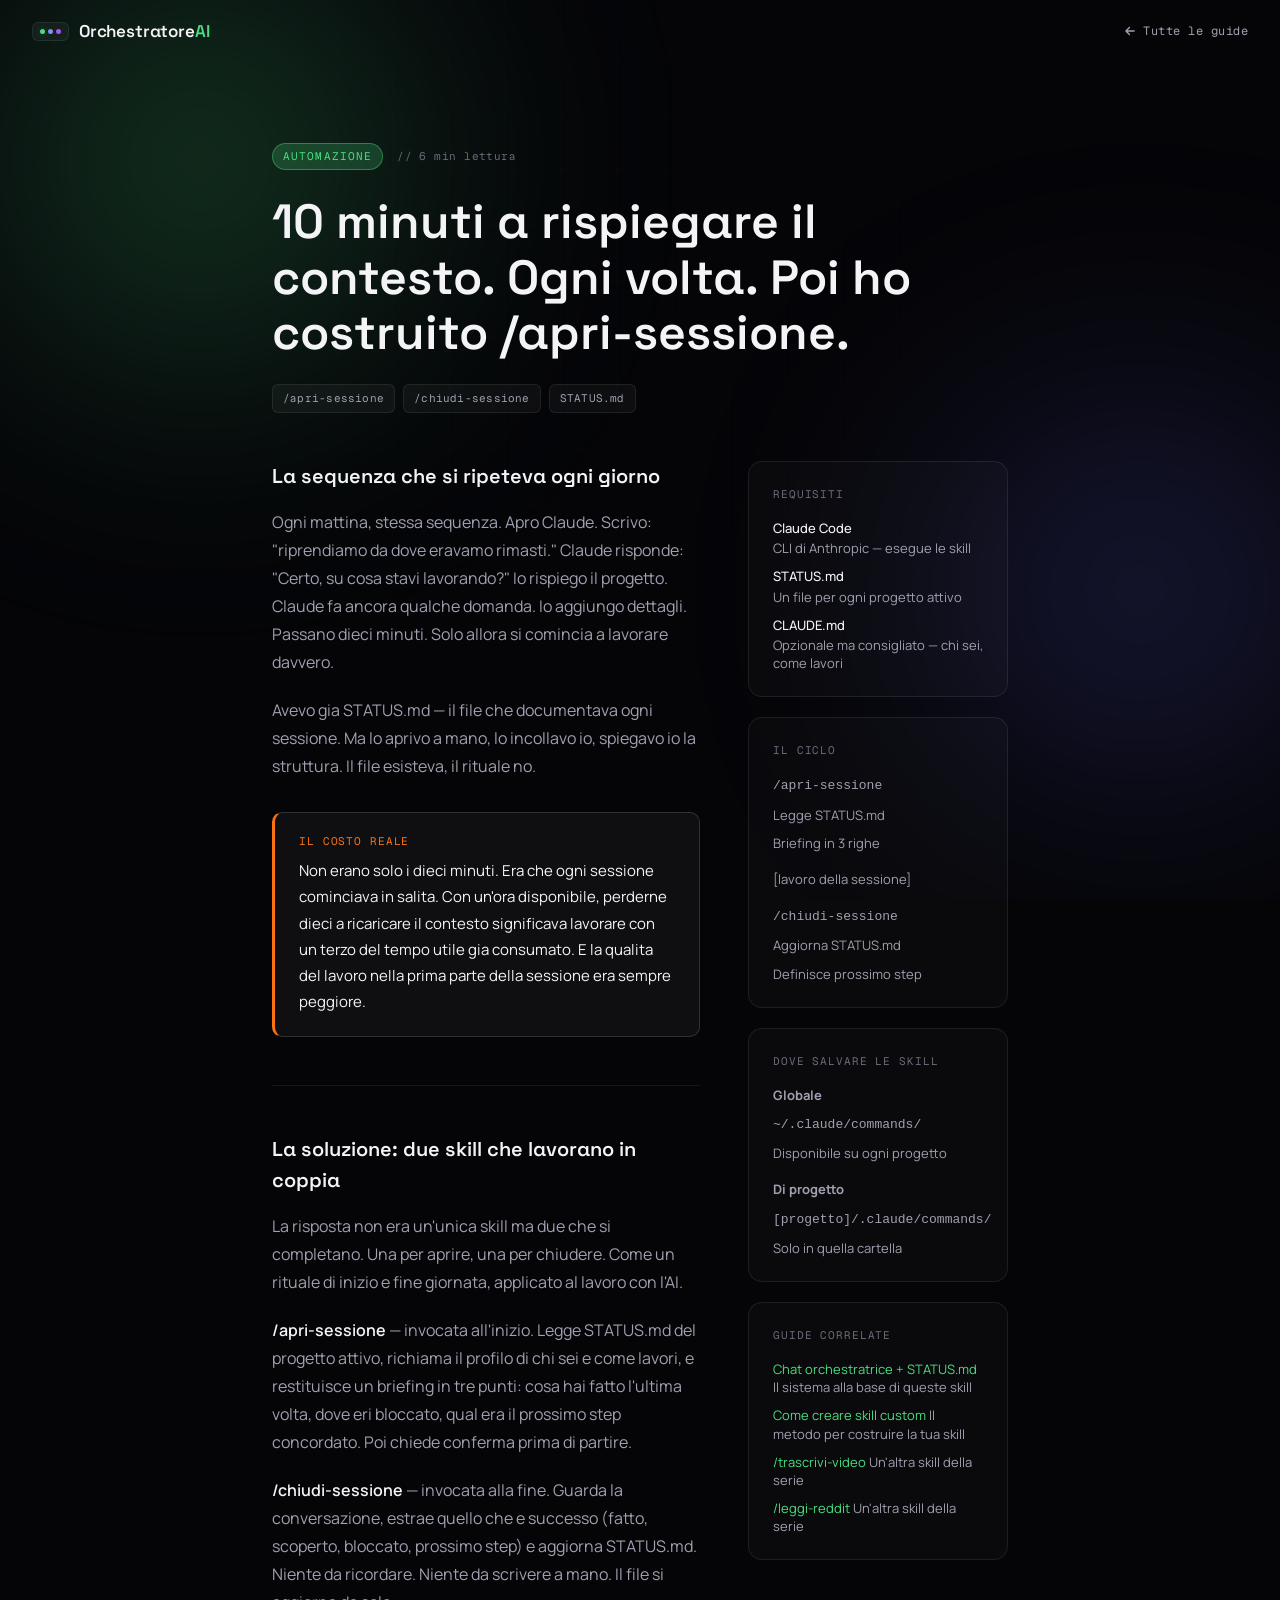
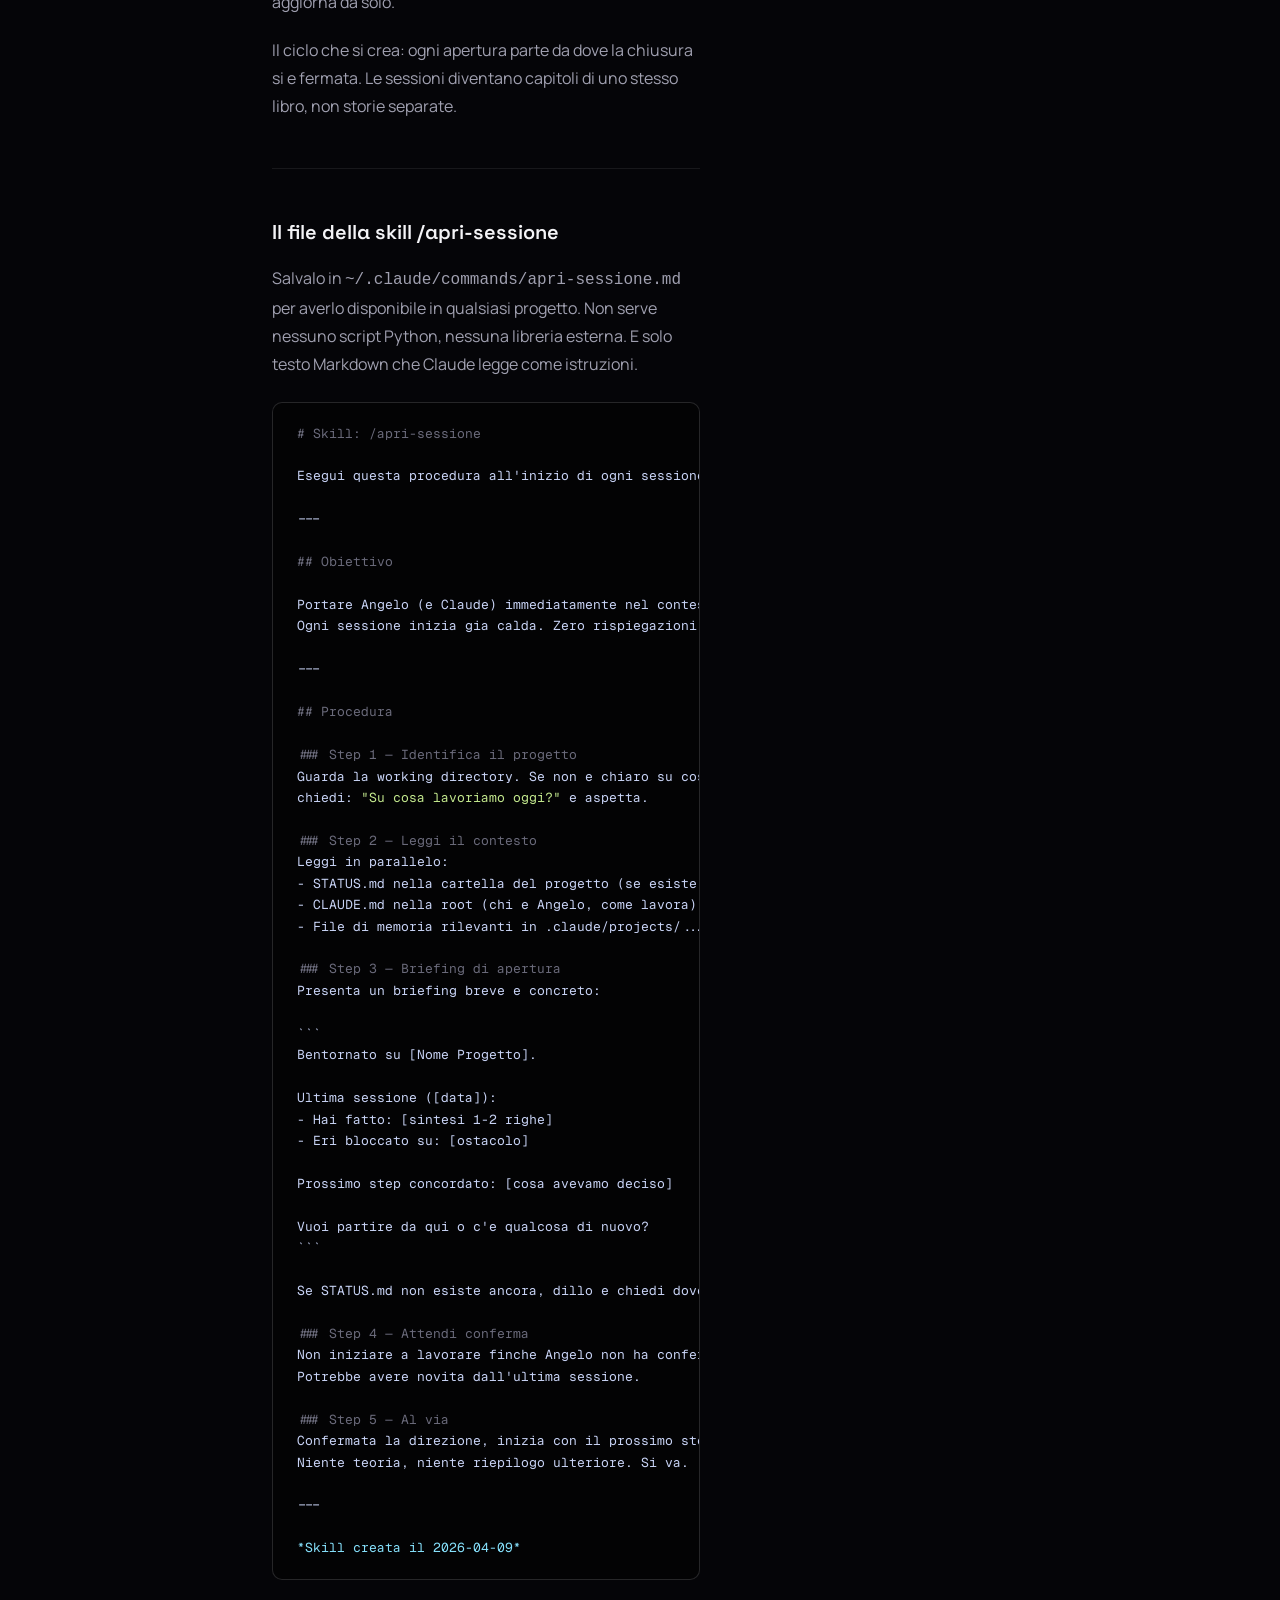
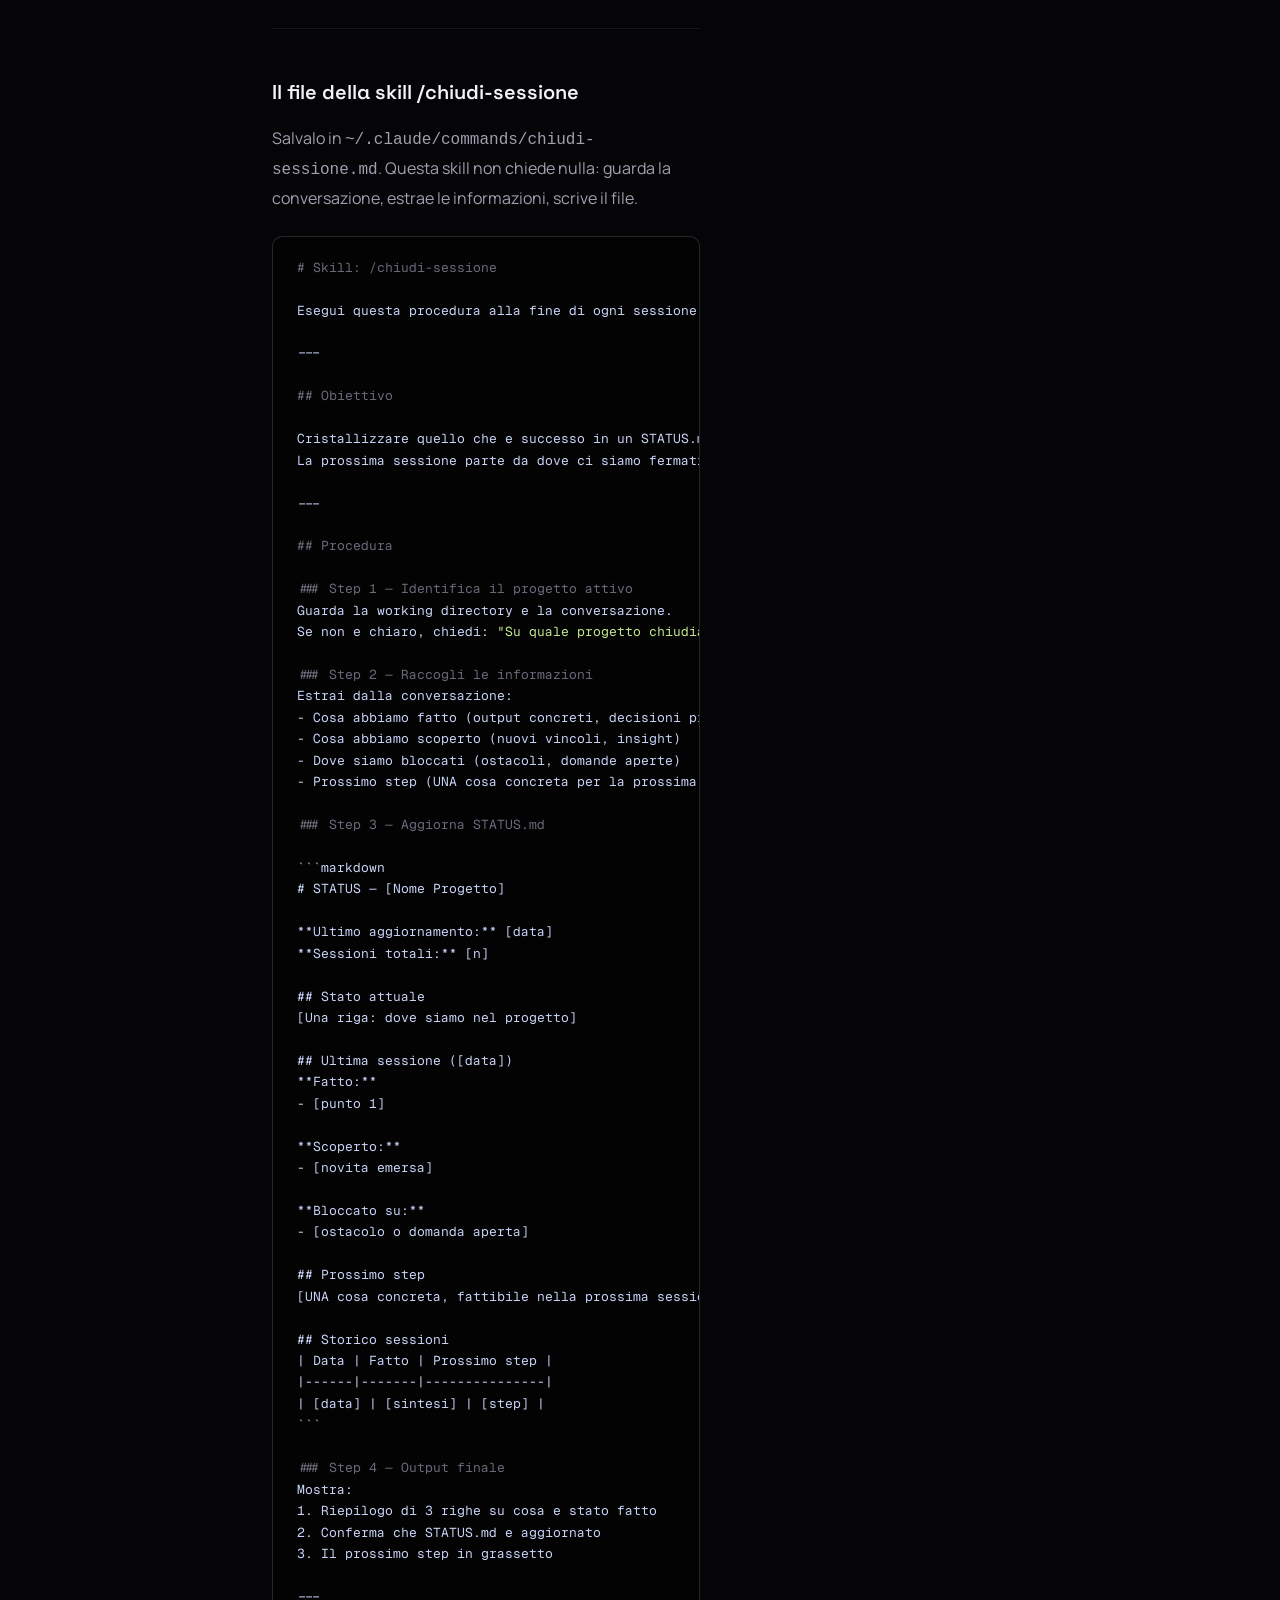
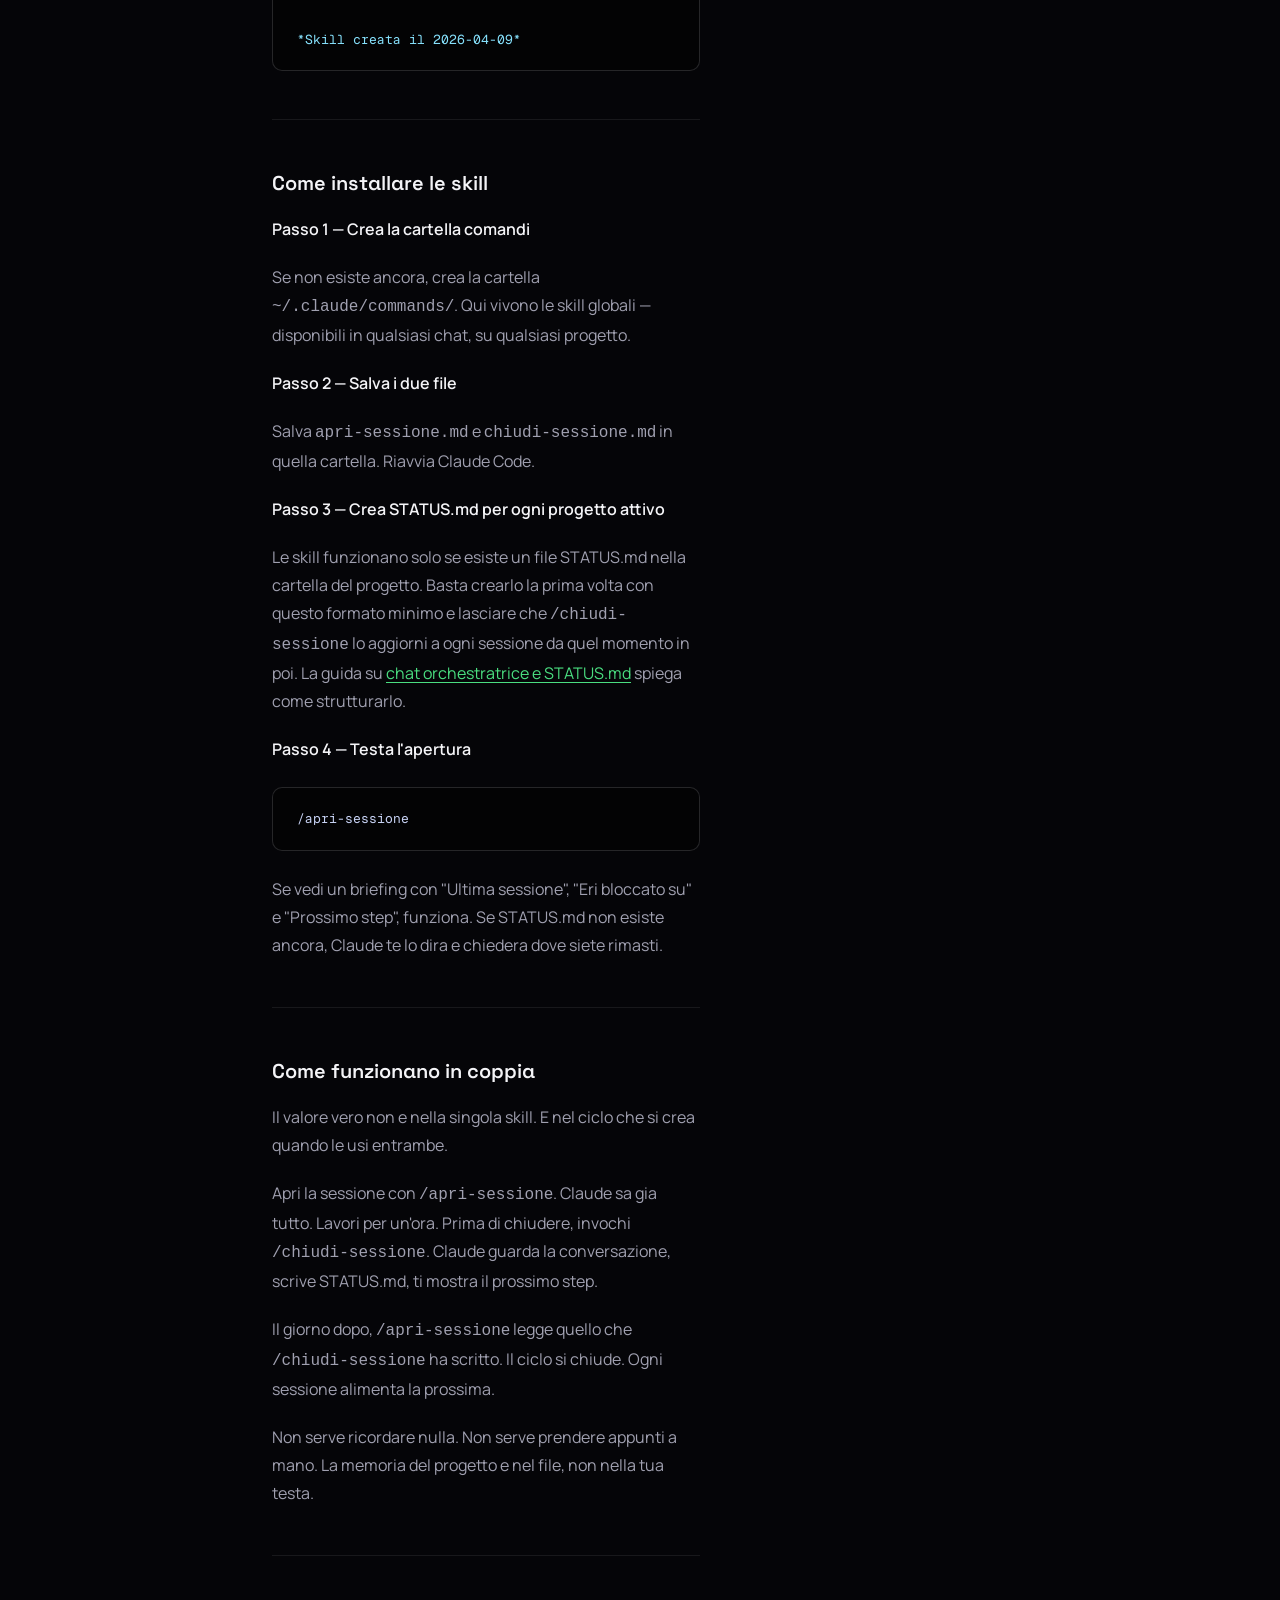
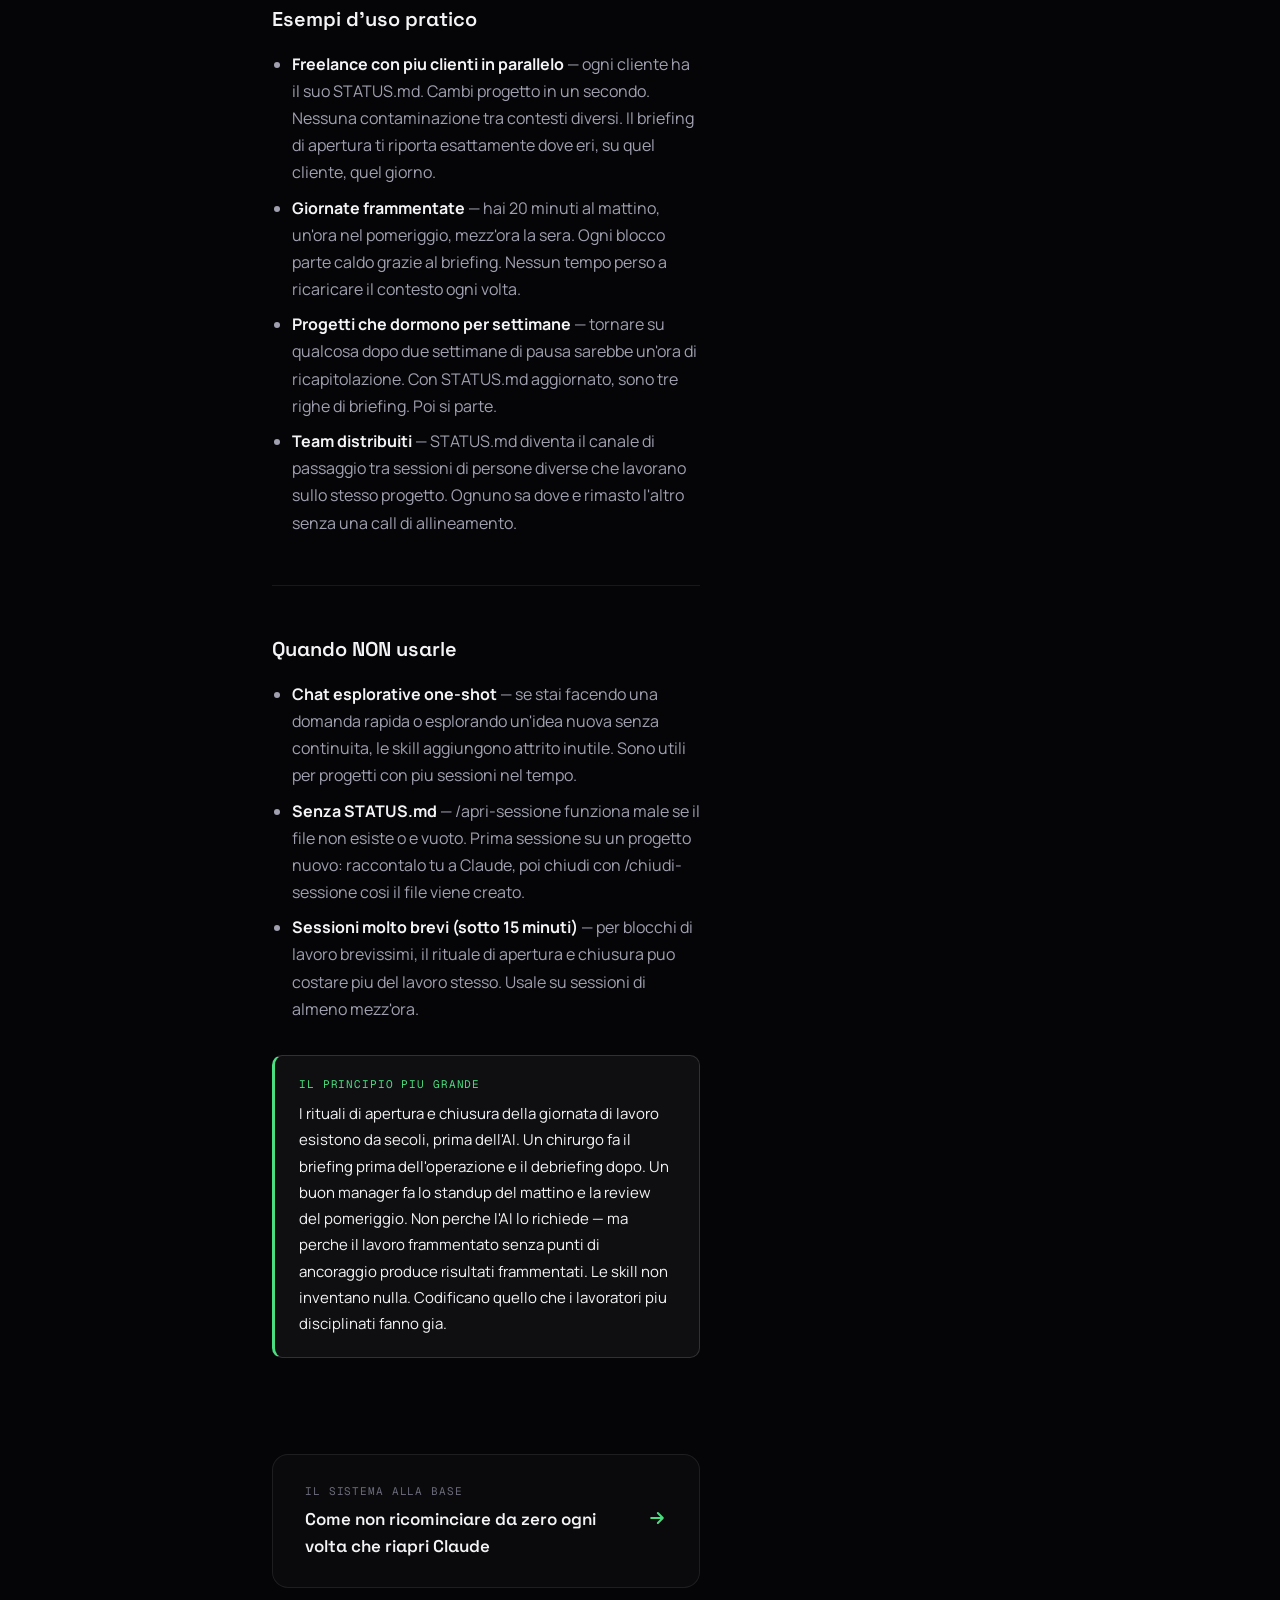
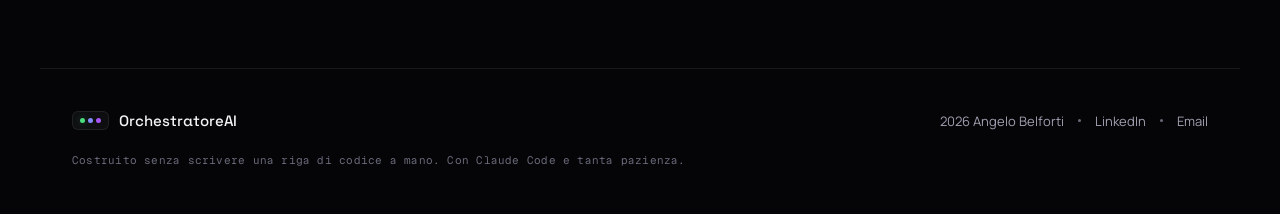
<file: guida-apri-chiudi-sessione.html>
<!doctype html>
<html lang="it">
<head>
<meta charset="utf-8" />
<meta name="viewport" content="width=device-width, initial-scale=1" />
<title>/apri-sessione e /chiudi-sessione — il ritmo che mancava · OrchestratoreAI</title>
<meta name="description" content="Ogni sessione con Claude cominciava con 10 minuti di rispiegazione. Ho costruito due skill gemelle: /apri-sessione legge il contesto e dà un briefing. /chiudi-sessione aggiorna STATUS.md. Zero rispiegazioni da settimane." />
<link rel="preconnect" href="https://fonts.googleapis.com" />
<link rel="preconnect" href="https://fonts.gstatic.com" crossorigin />
<link href="https://fonts.googleapis.com/css2?family=Space+Grotesk:wght@400;500;600&family=Manrope:wght@400;500;600&family=Geist+Mono:wght@400;500&display=swap" rel="stylesheet" />
<link rel="stylesheet" href="styles.css" />
<link rel="stylesheet" href="guide.css" />
</head>
<body>

<!-- Ambient -->
<div class="ambient" aria-hidden="true" style="opacity:0.5">
  <div class="ambient-blob ambient-blob-a"></div>
  <div class="ambient-blob ambient-blob-b"></div>
  <div class="ambient-grid"></div>
</div>

<!-- Nav -->
<nav class="nav">
  <a class="nav-logo" href="index.html">
    <span class="nav-logo-mark" aria-hidden="true">
      <span class="nav-logo-dot"></span>
      <span class="nav-logo-dot"></span>
      <span class="nav-logo-dot"></span>
    </span>
    <span class="nav-logo-text">Orchestratore<span class="nav-logo-accent">AI</span></span>
  </a>
  <div class="nav-right">
    <a class="guide-back-link" href="index.html#guide">
      <svg width="14" height="14" viewBox="0 0 24 24" fill="none" stroke="currentColor" stroke-width="2.4" stroke-linecap="round" stroke-linejoin="round"><path d="M19 12H5M11 6l-6 6 6 6"/></svg>
      Tutte le guide
    </a>
  </div>
</nav>

<!-- Hero -->
<header class="guide-hero">
  <div class="guide-hero-meta">
    <span class="guide-cat">Automazione</span>
    <span class="guide-readtime">// 6 min lettura</span>
  </div>
  <h1 class="guide-hero-title">10 minuti a rispiegare il contesto. Ogni volta. Poi ho costruito /apri-sessione.</h1>
  <div class="guide-hero-chips">
    <span class="chip">/apri-sessione</span>
    <span class="chip">/chiudi-sessione</span>
    <span class="chip">STATUS.md</span>
  </div>
</header>

<!-- Main -->
<main class="guide-main">

  <!-- Prose -->
  <article class="guide-prose">

    <h2>La sequenza che si ripeteva ogni giorno</h2>
    <p>
      Ogni mattina, stessa sequenza. Apro Claude. Scrivo: "riprendiamo da dove eravamo rimasti."
      Claude risponde: "Certo, su cosa stavi lavorando?" Io rispiego il progetto. Claude fa
      ancora qualche domanda. Io aggiungo dettagli. Passano dieci minuti. Solo allora si comincia
      a lavorare davvero.
    </p>
    <p>
      Avevo gia STATUS.md — il file che documentava ogni sessione. Ma lo aprivo a mano,
      lo incollavo io, spiegavo io la struttura. Il file esisteva, il rituale no.
    </p>

    <div class="guide-callout callout-warning">
      <div class="guide-callout-label">Il costo reale</div>
      <p>
        Non erano solo i dieci minuti. Era che ogni sessione cominciava in salita.
        Con un'ora disponibile, perderne dieci a ricaricare il contesto significava
        lavorare con un terzo del tempo utile gia consumato. E la qualita del lavoro
        nella prima parte della sessione era sempre peggiore.
      </p>
    </div>

    <h2>La soluzione: due skill che lavorano in coppia</h2>
    <p>
      La risposta non era un'unica skill ma due che si completano.
      Una per aprire, una per chiudere. Come un rituale di inizio e fine giornata,
      applicato al lavoro con l'AI.
    </p>
    <p>
      <strong>/apri-sessione</strong> — invocata all'inizio. Legge STATUS.md del progetto attivo,
      richiama il profilo di chi sei e come lavori, e restituisce un briefing in tre punti:
      cosa hai fatto l'ultima volta, dove eri bloccato, qual era il prossimo step concordato.
      Poi chiede conferma prima di partire.
    </p>
    <p>
      <strong>/chiudi-sessione</strong> — invocata alla fine. Guarda la conversazione,
      estrae quello che e successo (fatto, scoperto, bloccato, prossimo step) e aggiorna
      STATUS.md. Niente da ricordare. Niente da scrivere a mano. Il file si aggiorna da solo.
    </p>
    <p>
      Il ciclo che si crea: ogni apertura parte da dove la chiusura si e fermata.
      Le sessioni diventano capitoli di uno stesso libro, non storie separate.
    </p>

    <h2>Il file della skill /apri-sessione</h2>
    <p>
      Salvalo in <code>~/.claude/commands/apri-sessione.md</code> per averlo disponibile
      in qualsiasi progetto. Non serve nessuno script Python, nessuna libreria esterna.
      E solo testo Markdown che Claude legge come istruzioni.
    </p>
    <div class="guide-code">
<pre><span class="code-comment"># Skill: /apri-sessione</span>

Esegui questa procedura all'inizio di ogni sessione di lavoro.

---

<span class="code-comment">## Obiettivo</span>

Portare Angelo (e Claude) immediatamente nel contesto giusto.
Ogni sessione inizia gia calda. Zero rispiegazioni.

---

<span class="code-comment">## Procedura</span>

<span class="code-comment">### Step 1 — Identifica il progetto</span>
Guarda la working directory. Se non e chiaro su cosa si lavora,
chiedi: <span class="code-val">"Su cosa lavoriamo oggi?"</span> e aspetta.

<span class="code-comment">### Step 2 — Leggi il contesto</span>
Leggi in parallelo:
- STATUS.md nella cartella del progetto (se esiste)
- CLAUDE.md nella root (chi e Angelo, come lavora)
- File di memoria rilevanti in .claude/projects/.../memory/

<span class="code-comment">### Step 3 — Briefing di apertura</span>
Presenta un briefing breve e concreto:

```
Bentornato su [Nome Progetto].

Ultima sessione ([data]):
- Hai fatto: [sintesi 1-2 righe]
- Eri bloccato su: [ostacolo]

Prossimo step concordato: [cosa avevamo deciso]

Vuoi partire da qui o c'e qualcosa di nuovo?
```

Se STATUS.md non esiste ancora, dillo e chiedi dove siamo.

<span class="code-comment">### Step 4 — Attendi conferma</span>
Non iniziare a lavorare finche Angelo non ha confermato.
Potrebbe avere novita dall'ultima sessione.

<span class="code-comment">### Step 5 — Al via</span>
Confermata la direzione, inizia con il prossimo step concreto.
Niente teoria, niente riepilogo ulteriore. Si va.

---

<span class="code-key">*Skill creata il 2026-04-09*</span></pre>
    </div>

    <h2>Il file della skill /chiudi-sessione</h2>
    <p>
      Salvalo in <code>~/.claude/commands/chiudi-sessione.md</code>. Questa skill non chiede
      nulla: guarda la conversazione, estrae le informazioni, scrive il file.
    </p>
    <div class="guide-code">
<pre><span class="code-comment"># Skill: /chiudi-sessione</span>

Esegui questa procedura alla fine di ogni sessione di lavoro.

---

<span class="code-comment">## Obiettivo</span>

Cristallizzare quello che e successo in un STATUS.md aggiornato.
La prossima sessione parte da dove ci siamo fermati. Zero rispiegazioni.

---

<span class="code-comment">## Procedura</span>

<span class="code-comment">### Step 1 — Identifica il progetto attivo</span>
Guarda la working directory e la conversazione.
Se non e chiaro, chiedi: <span class="code-val">"Su quale progetto chiudiamo?"</span>

<span class="code-comment">### Step 2 — Raccogli le informazioni</span>
Estrai dalla conversazione:
- Cosa abbiamo fatto (output concreti, decisioni prese)
- Cosa abbiamo scoperto (nuovi vincoli, insight)
- Dove siamo bloccati (ostacoli, domande aperte)
- Prossimo step (UNA cosa concreta per la prossima sessione)

<span class="code-comment">### Step 3 — Aggiorna STATUS.md</span>

```markdown
# STATUS — [Nome Progetto]

**Ultimo aggiornamento:** [data]
**Sessioni totali:** [n]

## Stato attuale
[Una riga: dove siamo nel progetto]

## Ultima sessione ([data])
**Fatto:**
- [punto 1]

**Scoperto:**
- [novita emersa]

**Bloccato su:**
- [ostacolo o domanda aperta]

## Prossimo step
[UNA cosa concreta, fattibile nella prossima sessione]

## Storico sessioni
| Data | Fatto | Prossimo step |
|------|-------|---------------|
| [data] | [sintesi] | [step] |
```

<span class="code-comment">### Step 4 — Output finale</span>
Mostra:
1. Riepilogo di 3 righe su cosa e stato fatto
2. Conferma che STATUS.md e aggiornato
3. Il prossimo step in grassetto

---

<span class="code-key">*Skill creata il 2026-04-09*</span></pre>
    </div>

    <h2>Come installare le skill</h2>

    <p><strong>Passo 1 — Crea la cartella comandi</strong></p>
    <p>
      Se non esiste ancora, crea la cartella <code>~/.claude/commands/</code>.
      Qui vivono le skill globali — disponibili in qualsiasi chat, su qualsiasi progetto.
    </p>

    <p><strong>Passo 2 — Salva i due file</strong></p>
    <p>
      Salva <code>apri-sessione.md</code> e <code>chiudi-sessione.md</code> in quella cartella.
      Riavvia Claude Code.
    </p>

    <p><strong>Passo 3 — Crea STATUS.md per ogni progetto attivo</strong></p>
    <p>
      Le skill funzionano solo se esiste un file STATUS.md nella cartella del progetto.
      Basta crearlo la prima volta con questo formato minimo e lasciare che
      <code>/chiudi-sessione</code> lo aggiorni a ogni sessione da quel momento in poi.
      La guida su <a href="guida-chat-orchestratrice.html">chat orchestratrice e STATUS.md</a>
      spiega come strutturarlo.
    </p>

    <p><strong>Passo 4 — Testa l'apertura</strong></p>
    <div class="guide-code">
      <pre>/apri-sessione</pre>
    </div>
    <p>
      Se vedi un briefing con "Ultima sessione", "Eri bloccato su" e "Prossimo step", funziona.
      Se STATUS.md non esiste ancora, Claude te lo dira e chiedera dove siete rimasti.
    </p>

    <h2>Come funzionano in coppia</h2>
    <p>
      Il valore vero non e nella singola skill. E nel ciclo che si crea quando le usi entrambe.
    </p>
    <p>
      Apri la sessione con <code>/apri-sessione</code>. Claude sa gia tutto.
      Lavori per un'ora. Prima di chiudere, invochi <code>/chiudi-sessione</code>.
      Claude guarda la conversazione, scrive STATUS.md, ti mostra il prossimo step.
    </p>
    <p>
      Il giorno dopo, <code>/apri-sessione</code> legge quello che <code>/chiudi-sessione</code>
      ha scritto. Il ciclo si chiude. Ogni sessione alimenta la prossima.
    </p>
    <p>
      Non serve ricordare nulla. Non serve prendere appunti a mano. La memoria
      del progetto e nel file, non nella tua testa.
    </p>

    <h2>Esempi d'uso pratico</h2>
    <ul>
      <li>
        <strong>Freelance con piu clienti in parallelo</strong> — ogni cliente ha il suo
        STATUS.md. Cambi progetto in un secondo. Nessuna contaminazione tra contesti diversi.
        Il briefing di apertura ti riporta esattamente dove eri, su quel cliente, quel giorno.
      </li>
      <li>
        <strong>Giornate frammentate</strong> — hai 20 minuti al mattino, un'ora nel pomeriggio,
        mezz'ora la sera. Ogni blocco parte caldo grazie al briefing. Nessun tempo perso
        a ricaricare il contesto ogni volta.
      </li>
      <li>
        <strong>Progetti che dormono per settimane</strong> — tornare su qualcosa dopo due
        settimane di pausa sarebbe un'ora di ricapitolazione. Con STATUS.md aggiornato,
        sono tre righe di briefing. Poi si parte.
      </li>
      <li>
        <strong>Team distribuiti</strong> — STATUS.md diventa il canale di passaggio tra
        sessioni di persone diverse che lavorano sullo stesso progetto. Ognuno sa dove
        e rimasto l'altro senza una call di allineamento.
      </li>
    </ul>

    <h2>Quando NON usarle</h2>
    <ul>
      <li>
        <strong>Chat esplorative one-shot</strong> — se stai facendo una domanda rapida
        o esplorando un'idea nuova senza continuita, le skill aggiungono attrito inutile.
        Sono utili per progetti con piu sessioni nel tempo.
      </li>
      <li>
        <strong>Senza STATUS.md</strong> — /apri-sessione funziona male se il file non esiste
        o e vuoto. Prima sessione su un progetto nuovo: raccontalo tu a Claude, poi
        chiudi con /chiudi-sessione cosi il file viene creato.
      </li>
      <li>
        <strong>Sessioni molto brevi (sotto 15 minuti)</strong> — per blocchi di lavoro
        brevissimi, il rituale di apertura e chiusura puo costare piu del lavoro stesso.
        Usale su sessioni di almeno mezz'ora.
      </li>
    </ul>

    <div class="guide-callout">
      <div class="guide-callout-label">Il principio piu grande</div>
      <p>
        I rituali di apertura e chiusura della giornata di lavoro esistono da secoli,
        prima dell'AI. Un chirurgo fa il briefing prima dell'operazione e il debriefing dopo.
        Un buon manager fa lo standup del mattino e la review del pomeriggio.
        Non perche l'AI lo richiede — ma perche il lavoro frammentato senza punti di ancoraggio
        produce risultati frammentati. Le skill non inventano nulla. Codificano quello
        che i lavoratori piu disciplinati fanno gia.
      </p>
    </div>

  </article>

  <!-- Sidebar -->
  <aside class="guide-sidebar">

    <div class="guide-sidebar-card">
      <div class="guide-sidebar-title">Requisiti</div>
      <ul class="guide-sidebar-list">
        <li>
          <span class="tool-name">Claude Code</span>
          CLI di Anthropic — esegue le skill
        </li>
        <li>
          <span class="tool-name">STATUS.md</span>
          Un file per ogni progetto attivo
        </li>
        <li>
          <span class="tool-name">CLAUDE.md</span>
          Opzionale ma consigliato — chi sei, come lavori
        </li>
      </ul>
    </div>

    <div class="guide-sidebar-card">
      <div class="guide-sidebar-title">Il ciclo</div>
      <ul class="guide-sidebar-list">
        <li><code>/apri-sessione</code></li>
        <li>Legge STATUS.md</li>
        <li>Briefing in 3 righe</li>
        <li style="margin-top:8px">[lavoro della sessione]</li>
        <li style="margin-top:8px"><code>/chiudi-sessione</code></li>
        <li>Aggiorna STATUS.md</li>
        <li>Definisce prossimo step</li>
      </ul>
    </div>

    <div class="guide-sidebar-card">
      <div class="guide-sidebar-title">Dove salvare le skill</div>
      <ul class="guide-sidebar-list">
        <li><strong>Globale</strong></li>
        <li><code>~/.claude/commands/</code></li>
        <li>Disponibile su ogni progetto</li>
        <li style="margin-top:8px"><strong>Di progetto</strong></li>
        <li><code>[progetto]/.claude/commands/</code></li>
        <li>Solo in quella cartella</li>
      </ul>
    </div>

    <div class="guide-sidebar-card">
      <div class="guide-sidebar-title">Guide correlate</div>
      <ul class="guide-sidebar-list">
        <li>
          <a href="guida-chat-orchestratrice.html">Chat orchestratrice + STATUS.md</a>
          Il sistema alla base di queste skill
        </li>
        <li>
          <a href="guida-skill-creator.html">Come creare skill custom</a>
          Il metodo per costruire la tua skill
        </li>
        <li>
          <a href="guida-trascrivi-video.html">/trascrivi-video</a>
          Un'altra skill della serie
        </li>
        <li>
          <a href="guida-leggi-reddit.html">/leggi-reddit</a>
          Un'altra skill della serie
        </li>
      </ul>
    </div>

  </aside>

  <!-- Next guide -->
  <div class="guide-next-wrap">
    <a class="guide-next" href="guida-chat-orchestratrice.html">
      <div>
        <div class="guide-next-label">Il sistema alla base</div>
        <div class="guide-next-title">Come non ricominciare da zero ogni volta che riapri Claude</div>
      </div>
      <span class="guide-next-arrow" aria-hidden="true">
        <svg width="20" height="20" viewBox="0 0 24 24" fill="none" stroke="currentColor" stroke-width="2.4" stroke-linecap="round" stroke-linejoin="round"><path d="M5 12h14M13 6l6 6-6 6"/></svg>
      </span>
    </a>
  </div>

</main>

<!-- Footer -->
<footer class="footer">
  <div class="footer-row">
    <div class="footer-brand">
      <span class="nav-logo-mark" aria-hidden="true">
        <span class="nav-logo-dot"></span>
        <span class="nav-logo-dot"></span>
        <span class="nav-logo-dot"></span>
      </span>
      <span>OrchestratoreAI</span>
    </div>
    <div class="footer-meta">
      <span>2026 Angelo Belforti</span>
      <span class="footer-sep"></span>
      <a href="https://www.linkedin.com/in/angelo-belforti-6a31891a8/" target="_blank" rel="noreferrer noopener">LinkedIn</a>
      <span class="footer-sep"></span>
      <a href="mailto:angelobelfo@gmail.com">Email</a>
    </div>
  </div>
  <div class="footer-fine">
    Costruito senza scrivere una riga di codice a mano. Con Claude Code e tanta pazienza.
  </div>
</footer>

  <!-- Vercel Web Analytics -->
  <script defer src="https://va.vercel-scripts.com/v1/script.js"></script>
</body>
</html>
</file>
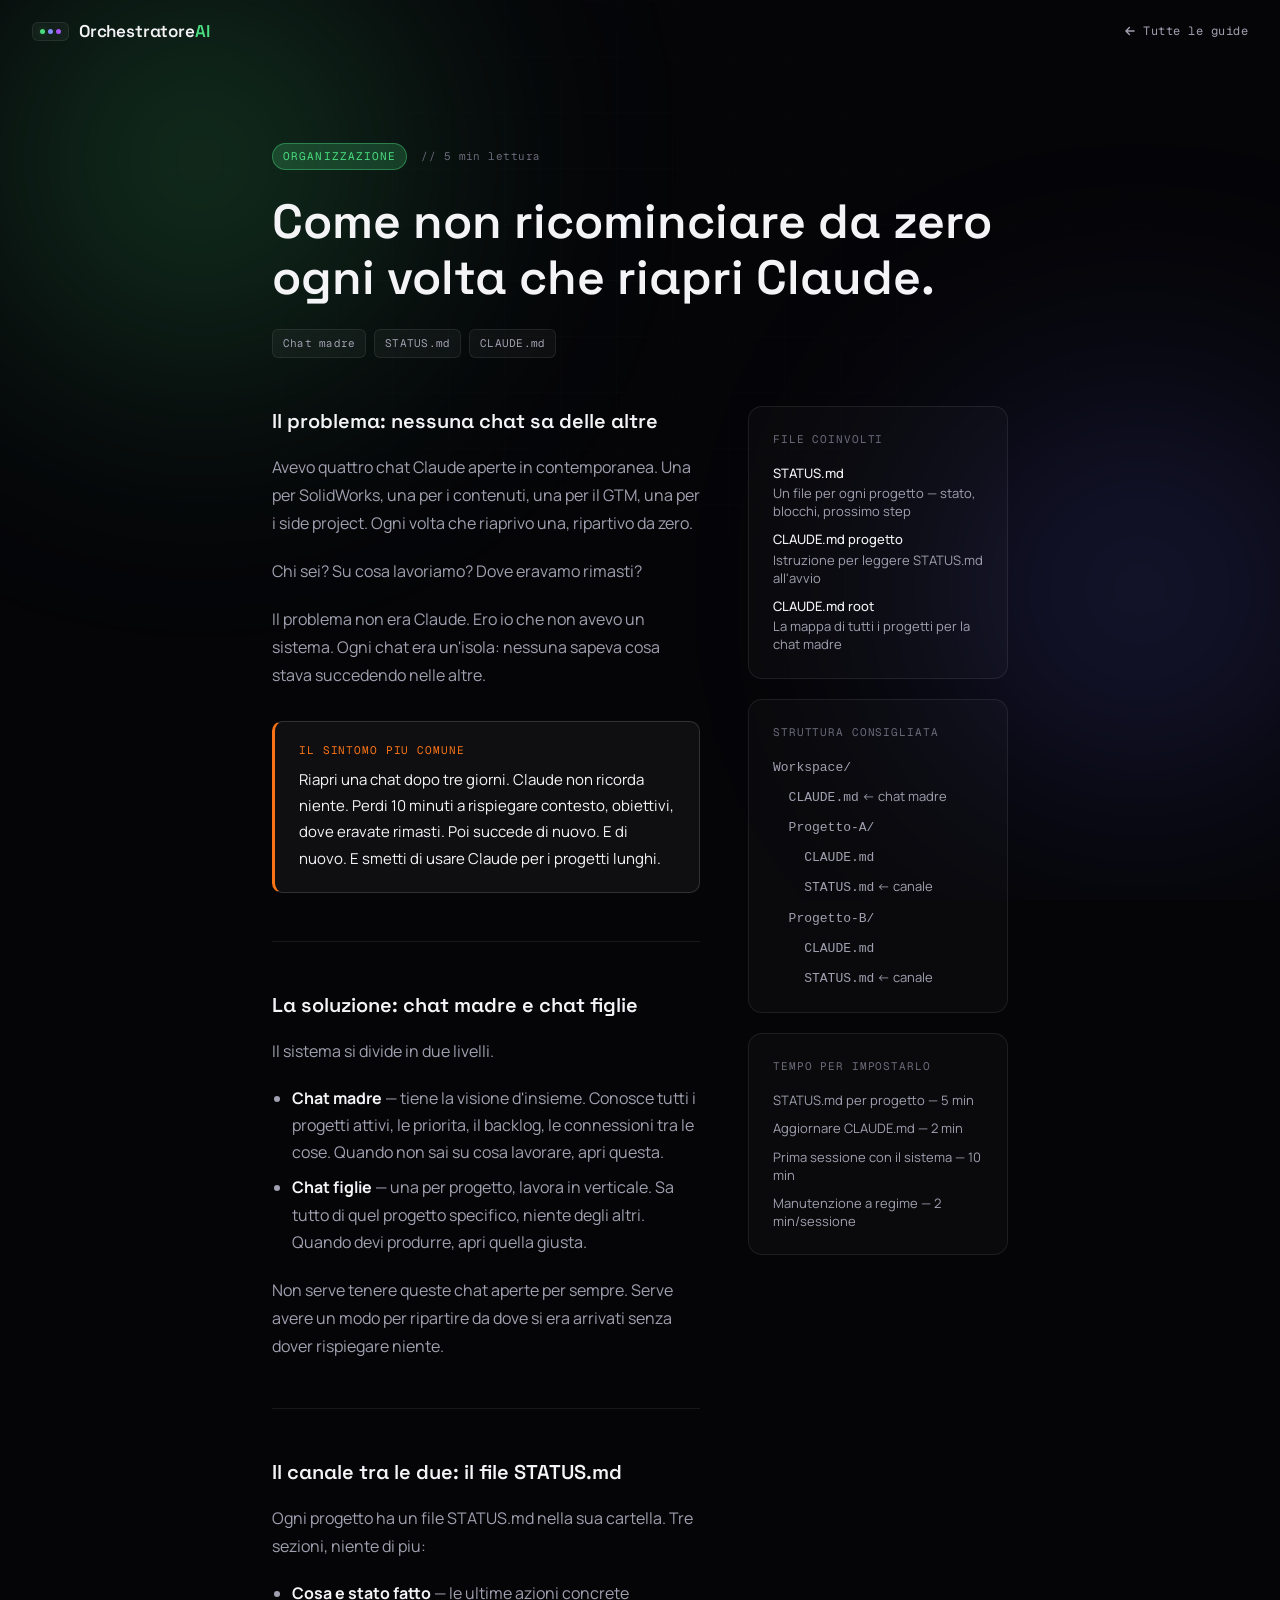
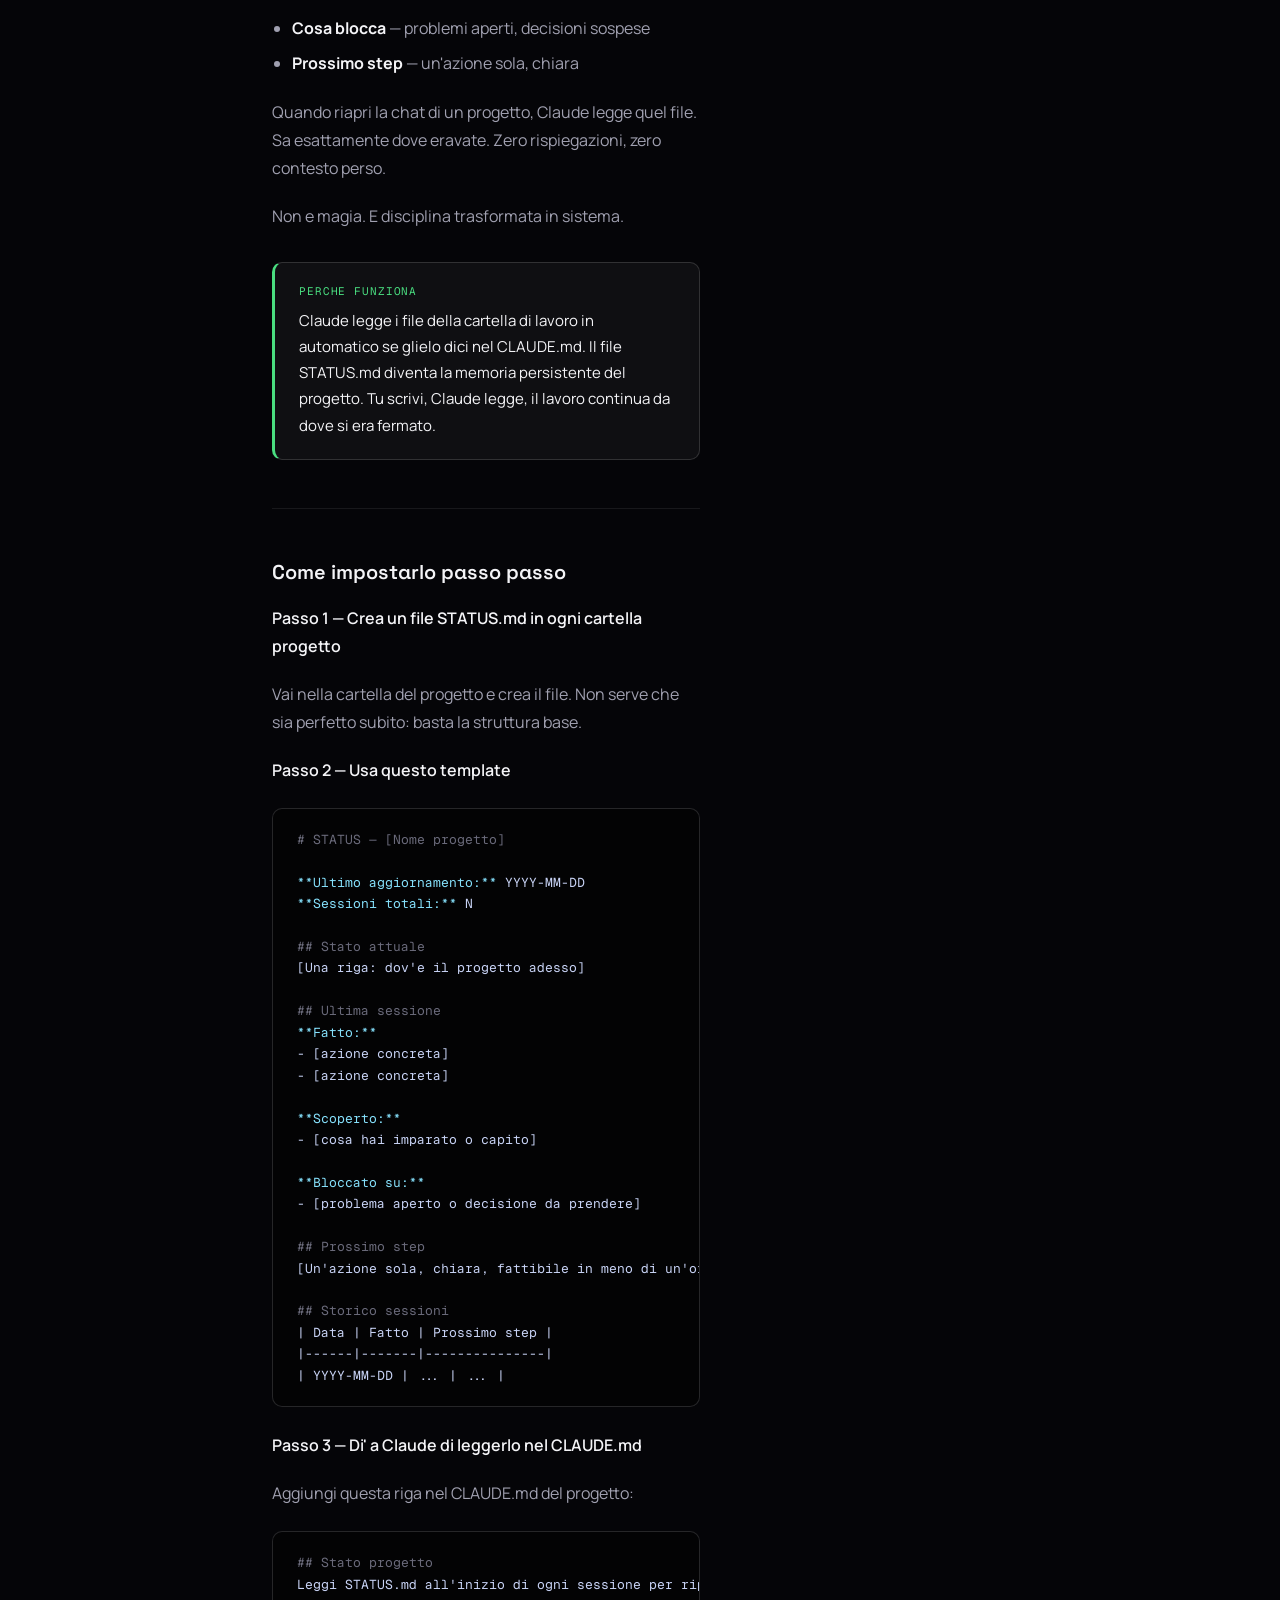
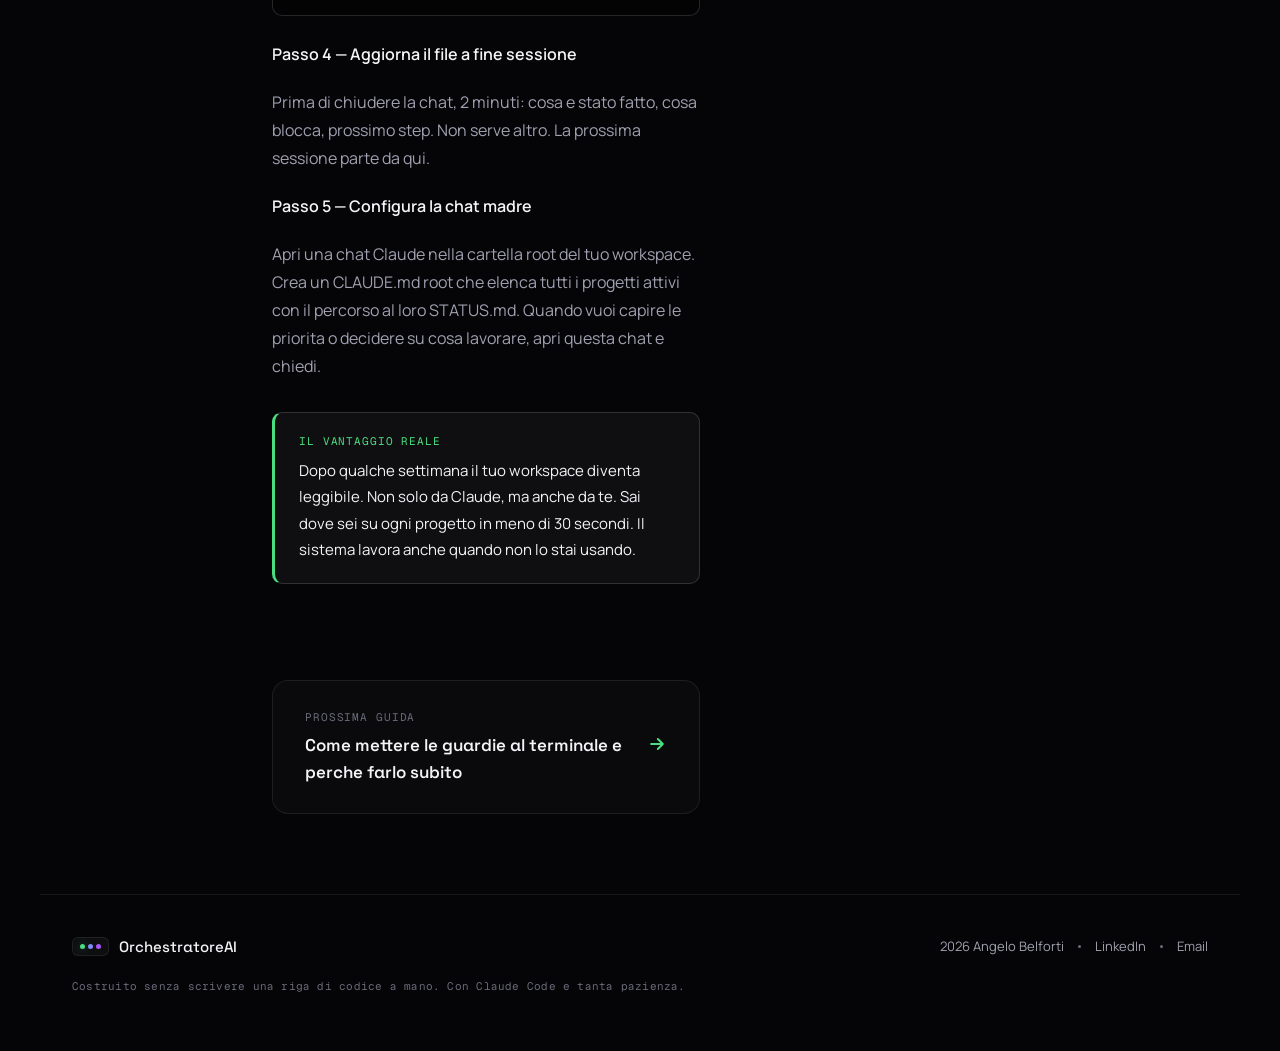
<file: guida-chat-orchestratrice.html>
<!doctype html>
<html lang="it">
<head>
<meta charset="utf-8" />
<meta name="viewport" content="width=device-width, initial-scale=1" />
<title>La chat orchestratrice · OrchestratoreAI</title>
<meta name="description" content="Avevo 4 chat Claude aperte e nessuna sapeva delle altre. Come ho risolto con una chat madre, chat figlie e file STATUS.md." />
<link rel="preconnect" href="https://fonts.googleapis.com" />
<link rel="preconnect" href="https://fonts.gstatic.com" crossorigin />
<link href="https://fonts.googleapis.com/css2?family=Space+Grotesk:wght@400;500;600&family=Manrope:wght@400;500;600&family=Geist+Mono:wght@400;500&display=swap" rel="stylesheet" />
<link rel="stylesheet" href="styles.css" />
<link rel="stylesheet" href="guide.css" />
</head>
<body>

<!-- Ambient -->
<div class="ambient" aria-hidden="true" style="opacity:0.5">
  <div class="ambient-blob ambient-blob-a"></div>
  <div class="ambient-blob ambient-blob-b"></div>
  <div class="ambient-grid"></div>
</div>

<!-- Nav -->
<nav class="nav">
  <a class="nav-logo" href="index.html">
    <span class="nav-logo-mark" aria-hidden="true">
      <span class="nav-logo-dot"></span>
      <span class="nav-logo-dot"></span>
      <span class="nav-logo-dot"></span>
    </span>
    <span class="nav-logo-text">Orchestratore<span class="nav-logo-accent">AI</span></span>
  </a>
  <div class="nav-right">
    <a class="guide-back-link" href="index.html#guide">
      <svg width="14" height="14" viewBox="0 0 24 24" fill="none" stroke="currentColor" stroke-width="2.4" stroke-linecap="round" stroke-linejoin="round"><path d="M19 12H5M11 6l-6 6 6 6"/></svg>
      Tutte le guide
    </a>
  </div>
</nav>

<!-- Hero -->
<header class="guide-hero">
  <div class="guide-hero-meta">
    <span class="guide-cat">Organizzazione</span>
    <span class="guide-readtime">// 5 min lettura</span>
  </div>
  <h1 class="guide-hero-title">Come non ricominciare da zero ogni volta che riapri Claude.</h1>
  <div class="guide-hero-chips">
    <span class="chip">Chat madre</span>
    <span class="chip">STATUS.md</span>
    <span class="chip">CLAUDE.md</span>
  </div>
</header>

<!-- Main -->
<main class="guide-main">

  <!-- Prose -->
  <article class="guide-prose">

    <h2>Il problema: nessuna chat sa delle altre</h2>
    <p>
      Avevo quattro chat Claude aperte in contemporanea. Una per SolidWorks, una per i contenuti,
      una per il GTM, una per i side project. Ogni volta che riaprivo una, ripartivo da zero.
    </p>
    <p>
      Chi sei? Su cosa lavoriamo? Dove eravamo rimasti?
    </p>
    <p>
      Il problema non era Claude. Ero io che non avevo un sistema. Ogni chat era un'isola:
      nessuna sapeva cosa stava succedendo nelle altre.
    </p>

    <div class="guide-callout callout-warning">
      <div class="guide-callout-label">Il sintomo piu comune</div>
      <p>
        Riapri una chat dopo tre giorni. Claude non ricorda niente. Perdi 10 minuti
        a rispiegare contesto, obiettivi, dove eravate rimasti. Poi succede di nuovo.
        E di nuovo. E smetti di usare Claude per i progetti lunghi.
      </p>
    </div>

    <h2>La soluzione: chat madre e chat figlie</h2>
    <p>
      Il sistema si divide in due livelli.
    </p>
    <ul>
      <li>
        <strong>Chat madre</strong> — tiene la visione d'insieme. Conosce tutti i progetti attivi,
        le priorita, il backlog, le connessioni tra le cose. Quando non sai su cosa lavorare,
        apri questa.
      </li>
      <li>
        <strong>Chat figlie</strong> — una per progetto, lavora in verticale. Sa tutto di quel
        progetto specifico, niente degli altri. Quando devi produrre, apri quella giusta.
      </li>
    </ul>
    <p>
      Non serve tenere queste chat aperte per sempre. Serve avere un modo per ripartire
      da dove si era arrivati senza dover rispiegare niente.
    </p>

    <h2>Il canale tra le due: il file STATUS.md</h2>
    <p>
      Ogni progetto ha un file STATUS.md nella sua cartella. Tre sezioni, niente di piu:
    </p>
    <ul>
      <li><strong>Cosa e stato fatto</strong> — le ultime azioni concrete</li>
      <li><strong>Cosa blocca</strong> — problemi aperti, decisioni sospese</li>
      <li><strong>Prossimo step</strong> — un'azione sola, chiara</li>
    </ul>
    <p>
      Quando riapri la chat di un progetto, Claude legge quel file. Sa esattamente dove eravate.
      Zero rispiegazioni, zero contesto perso.
    </p>
    <p>
      Non e magia. E disciplina trasformata in sistema.
    </p>

    <div class="guide-callout">
      <div class="guide-callout-label">Perche funziona</div>
      <p>
        Claude legge i file della cartella di lavoro in automatico se glielo dici nel CLAUDE.md.
        Il file STATUS.md diventa la memoria persistente del progetto. Tu scrivi, Claude legge,
        il lavoro continua da dove si era fermato.
      </p>
    </div>

    <h2>Come impostarlo passo passo</h2>

    <p><strong>Passo 1 — Crea un file STATUS.md in ogni cartella progetto</strong></p>
    <p>
      Vai nella cartella del progetto e crea il file. Non serve che sia perfetto subito:
      basta la struttura base.
    </p>

    <p><strong>Passo 2 — Usa questo template</strong></p>
    <div class="guide-code">
<pre><span class="code-comment"># STATUS — [Nome progetto]</span>

<span class="code-key">**Ultimo aggiornamento:**</span> YYYY-MM-DD
<span class="code-key">**Sessioni totali:**</span> N

<span class="code-comment">## Stato attuale</span>
[Una riga: dov'e il progetto adesso]

<span class="code-comment">## Ultima sessione</span>
<span class="code-key">**Fatto:**</span>
- [azione concreta]
- [azione concreta]

<span class="code-key">**Scoperto:**</span>
- [cosa hai imparato o capito]

<span class="code-key">**Bloccato su:**</span>
- [problema aperto o decisione da prendere]

<span class="code-comment">## Prossimo step</span>
[Un'azione sola, chiara, fattibile in meno di un'ora]

<span class="code-comment">## Storico sessioni</span>
| Data | Fatto | Prossimo step |
|------|-------|---------------|
| YYYY-MM-DD | ... | ... |</pre>
    </div>

    <p><strong>Passo 3 — Di' a Claude di leggerlo nel CLAUDE.md</strong></p>
    <p>
      Aggiungi questa riga nel CLAUDE.md del progetto:
    </p>
    <div class="guide-code">
<pre><span class="code-comment">## Stato progetto</span>
Leggi STATUS.md all'inizio di ogni sessione per riprendere dal punto esatto.</pre>
    </div>

    <p><strong>Passo 4 — Aggiorna il file a fine sessione</strong></p>
    <p>
      Prima di chiudere la chat, 2 minuti: cosa e stato fatto, cosa blocca, prossimo step.
      Non serve altro. La prossima sessione parte da qui.
    </p>

    <p><strong>Passo 5 — Configura la chat madre</strong></p>
    <p>
      Apri una chat Claude nella cartella root del tuo workspace. Crea un CLAUDE.md root
      che elenca tutti i progetti attivi con il percorso al loro STATUS.md. Quando vuoi
      capire le priorita o decidere su cosa lavorare, apri questa chat e chiedi.
    </p>

    <div class="guide-callout">
      <div class="guide-callout-label">Il vantaggio reale</div>
      <p>
        Dopo qualche settimana il tuo workspace diventa leggibile. Non solo da Claude,
        ma anche da te. Sai dove sei su ogni progetto in meno di 30 secondi.
        Il sistema lavora anche quando non lo stai usando.
      </p>
    </div>

  </article>

  <!-- Sidebar -->
  <aside class="guide-sidebar">

    <div class="guide-sidebar-card">
      <div class="guide-sidebar-title">File coinvolti</div>
      <ul class="guide-sidebar-list">
        <li>
          <span class="tool-name">STATUS.md</span>
          Un file per ogni progetto — stato, blocchi, prossimo step
        </li>
        <li>
          <span class="tool-name">CLAUDE.md progetto</span>
          Istruzione per leggere STATUS.md all'avvio
        </li>
        <li>
          <span class="tool-name">CLAUDE.md root</span>
          La mappa di tutti i progetti per la chat madre
        </li>
      </ul>
    </div>

    <div class="guide-sidebar-card">
      <div class="guide-sidebar-title">Struttura consigliata</div>
      <ul class="guide-sidebar-list">
        <li><code>Workspace/</code></li>
        <li><code>&nbsp;&nbsp;CLAUDE.md</code> ← chat madre</li>
        <li><code>&nbsp;&nbsp;Progetto-A/</code></li>
        <li><code>&nbsp;&nbsp;&nbsp;&nbsp;CLAUDE.md</code></li>
        <li><code>&nbsp;&nbsp;&nbsp;&nbsp;STATUS.md</code> ← canale</li>
        <li><code>&nbsp;&nbsp;Progetto-B/</code></li>
        <li><code>&nbsp;&nbsp;&nbsp;&nbsp;CLAUDE.md</code></li>
        <li><code>&nbsp;&nbsp;&nbsp;&nbsp;STATUS.md</code> ← canale</li>
      </ul>
    </div>

    <div class="guide-sidebar-card">
      <div class="guide-sidebar-title">Tempo per impostarlo</div>
      <ul class="guide-sidebar-list">
        <li>STATUS.md per progetto — 5 min</li>
        <li>Aggiornare CLAUDE.md — 2 min</li>
        <li>Prima sessione con il sistema — 10 min</li>
        <li>Manutenzione a regime — 2 min/sessione</li>
      </ul>
    </div>

  </aside>

  <!-- Next guide -->
  <div class="guide-next-wrap">
    <a class="guide-next" href="guida-sicurezza.html">
      <div>
        <div class="guide-next-label">Prossima guida</div>
        <div class="guide-next-title">Come mettere le guardie al terminale e perche farlo subito</div>
      </div>
      <span class="guide-next-arrow" aria-hidden="true">
        <svg width="20" height="20" viewBox="0 0 24 24" fill="none" stroke="currentColor" stroke-width="2.4" stroke-linecap="round" stroke-linejoin="round"><path d="M5 12h14M13 6l6 6-6 6"/></svg>
      </span>
    </a>
  </div>

</main>

<!-- Footer -->
<footer class="footer">
  <div class="footer-row">
    <div class="footer-brand">
      <span class="nav-logo-mark" aria-hidden="true">
        <span class="nav-logo-dot"></span>
        <span class="nav-logo-dot"></span>
        <span class="nav-logo-dot"></span>
      </span>
      <span>OrchestratoreAI</span>
    </div>
    <div class="footer-meta">
      <span>2026 Angelo Belforti</span>
      <span class="footer-sep"></span>
      <a href="https://www.linkedin.com/in/angelo-belforti-6a31891a8/" target="_blank" rel="noreferrer noopener">LinkedIn</a>
      <span class="footer-sep"></span>
      <a href="mailto:angelobelfo@gmail.com">Email</a>
    </div>
  </div>
  <div class="footer-fine">
    Costruito senza scrivere una riga di codice a mano. Con Claude Code e tanta pazienza.
  </div>
</footer>

  <!-- Vercel Web Analytics -->
  <script defer src="https://va.vercel-scripts.com/v1/script.js"></script>
</body>
</html>
</file>
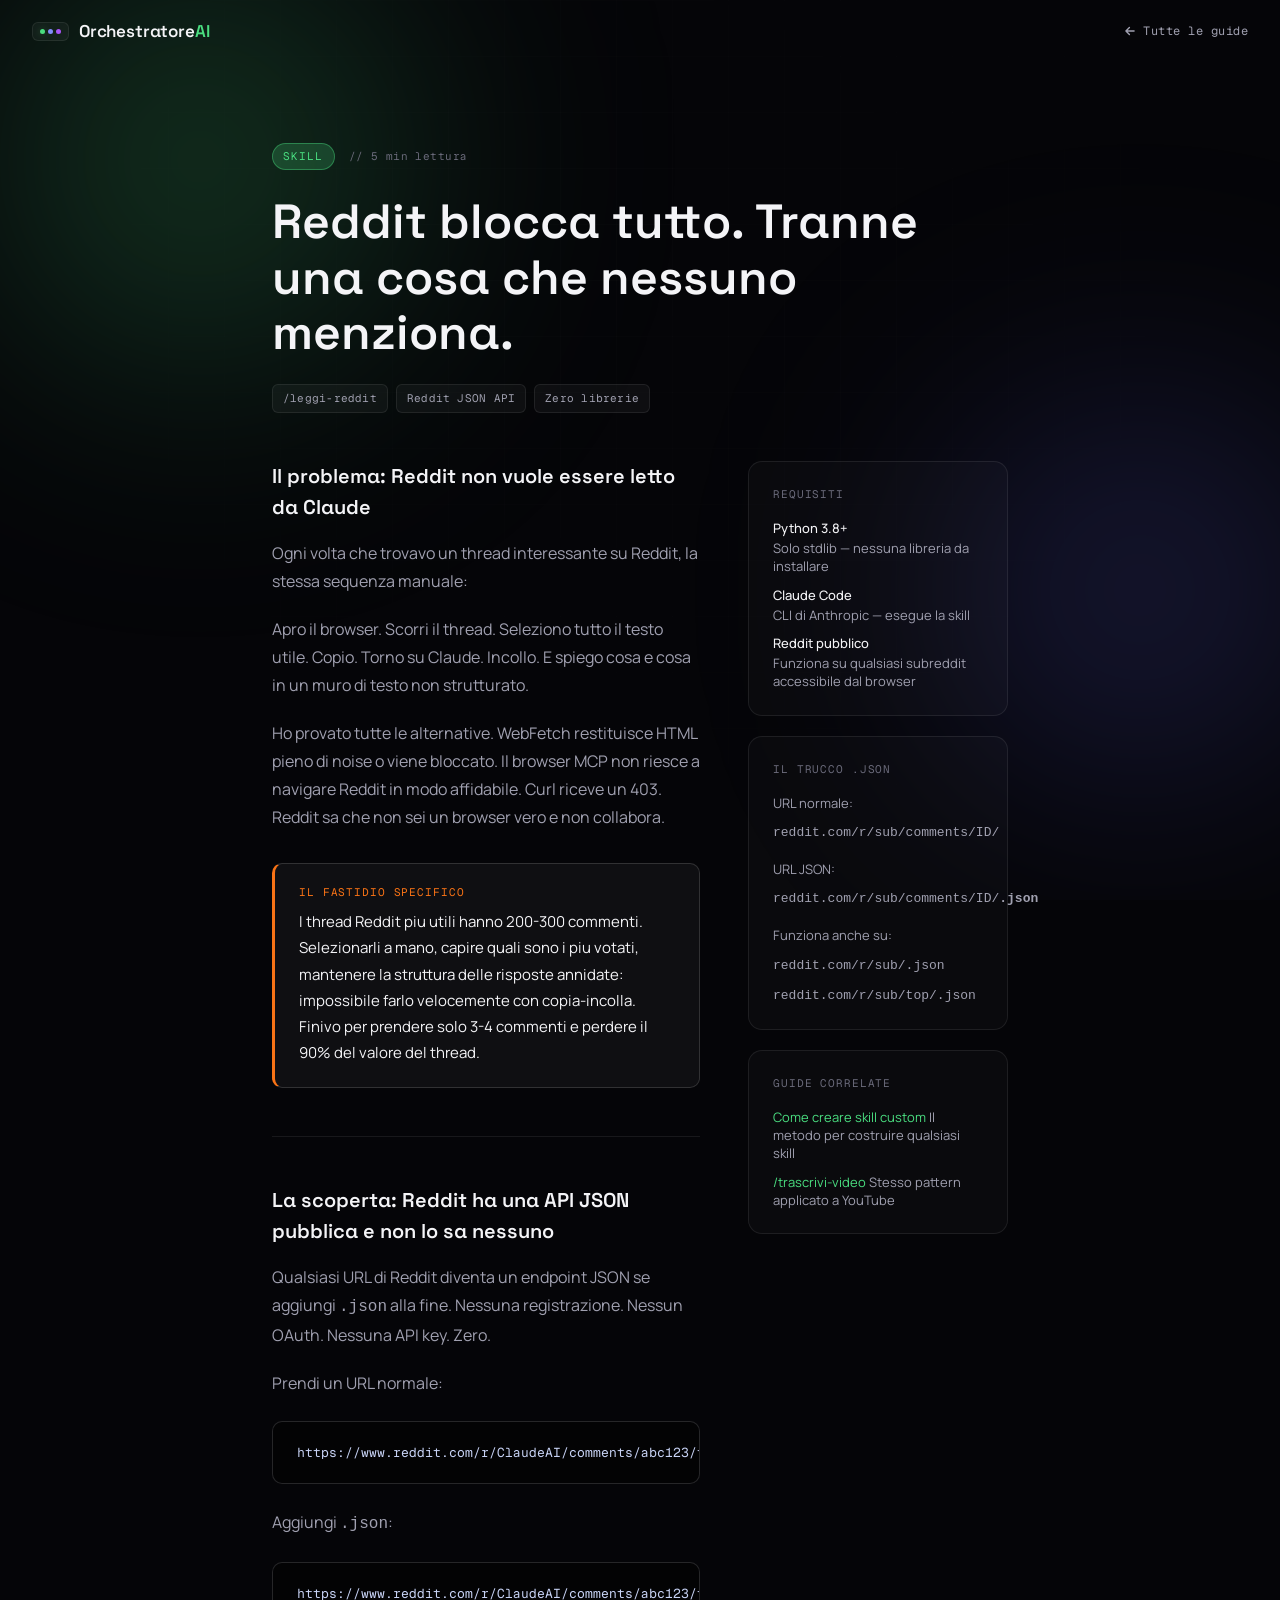
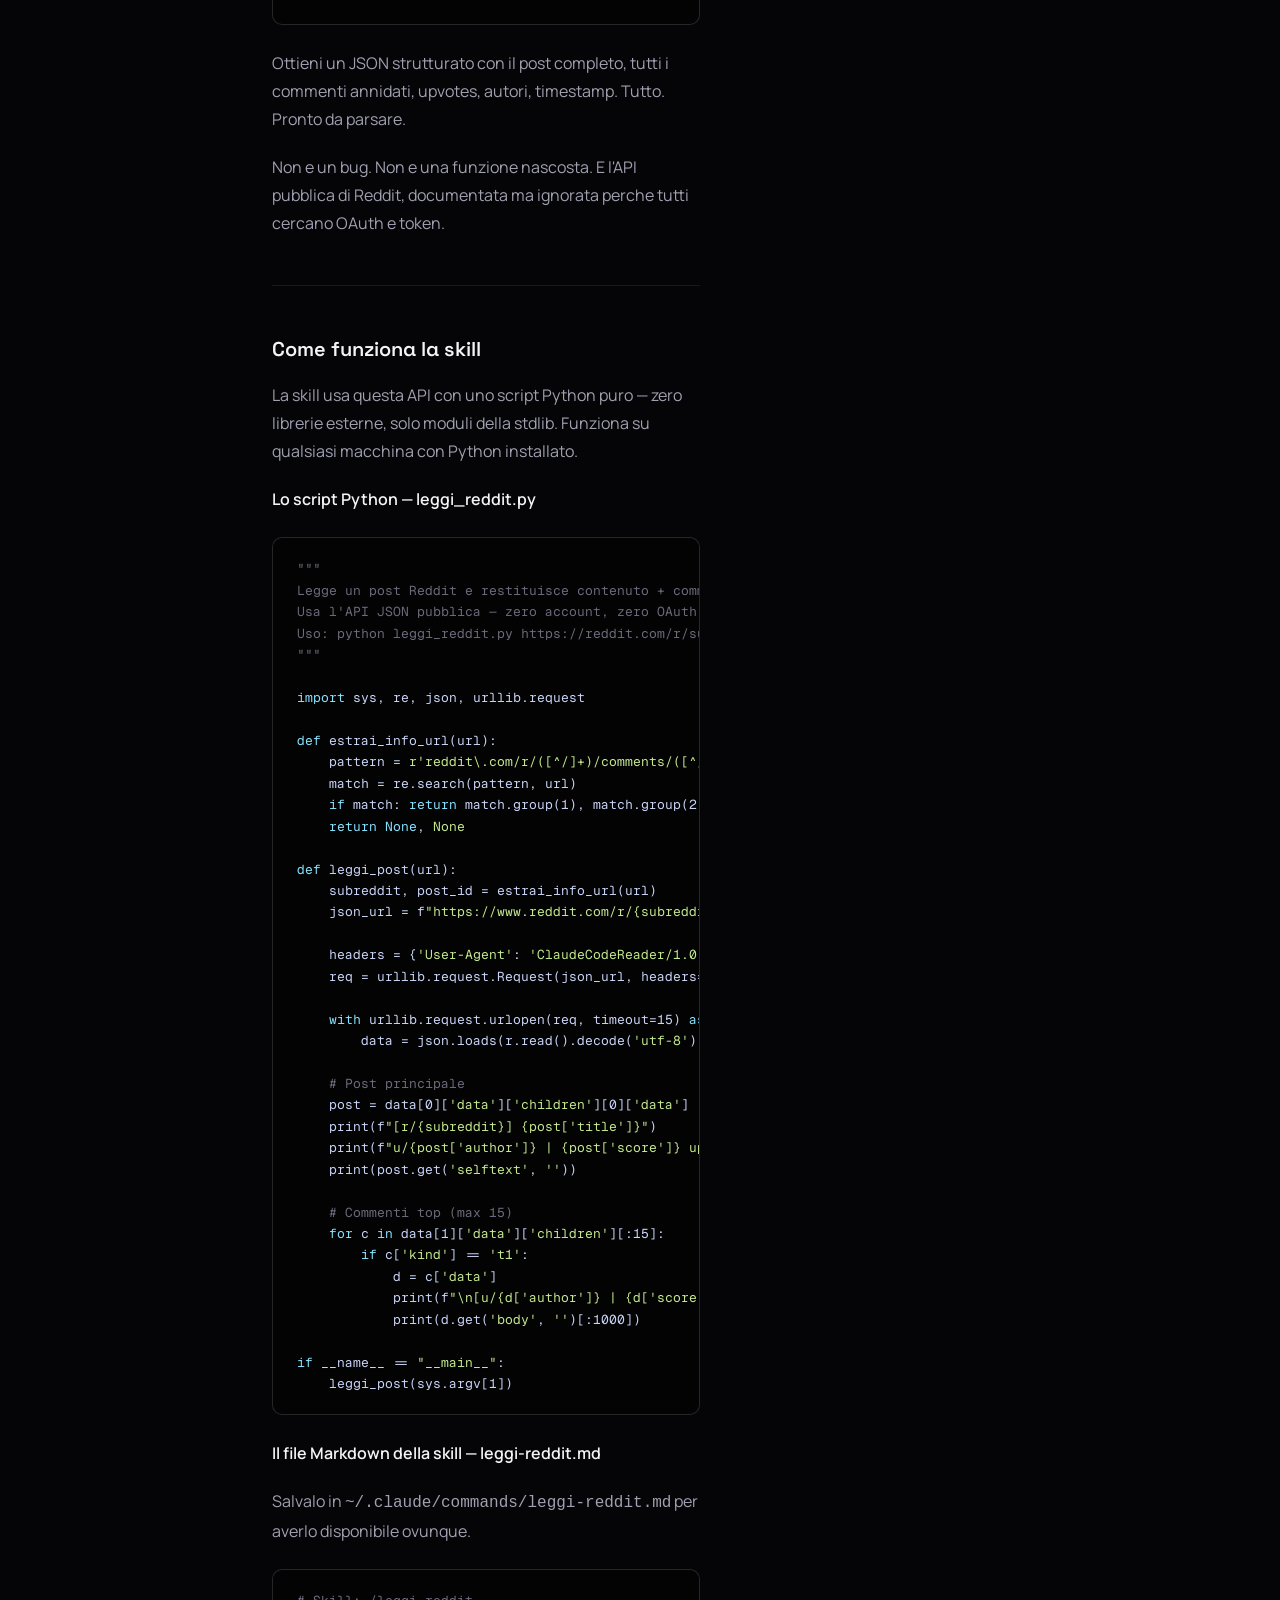
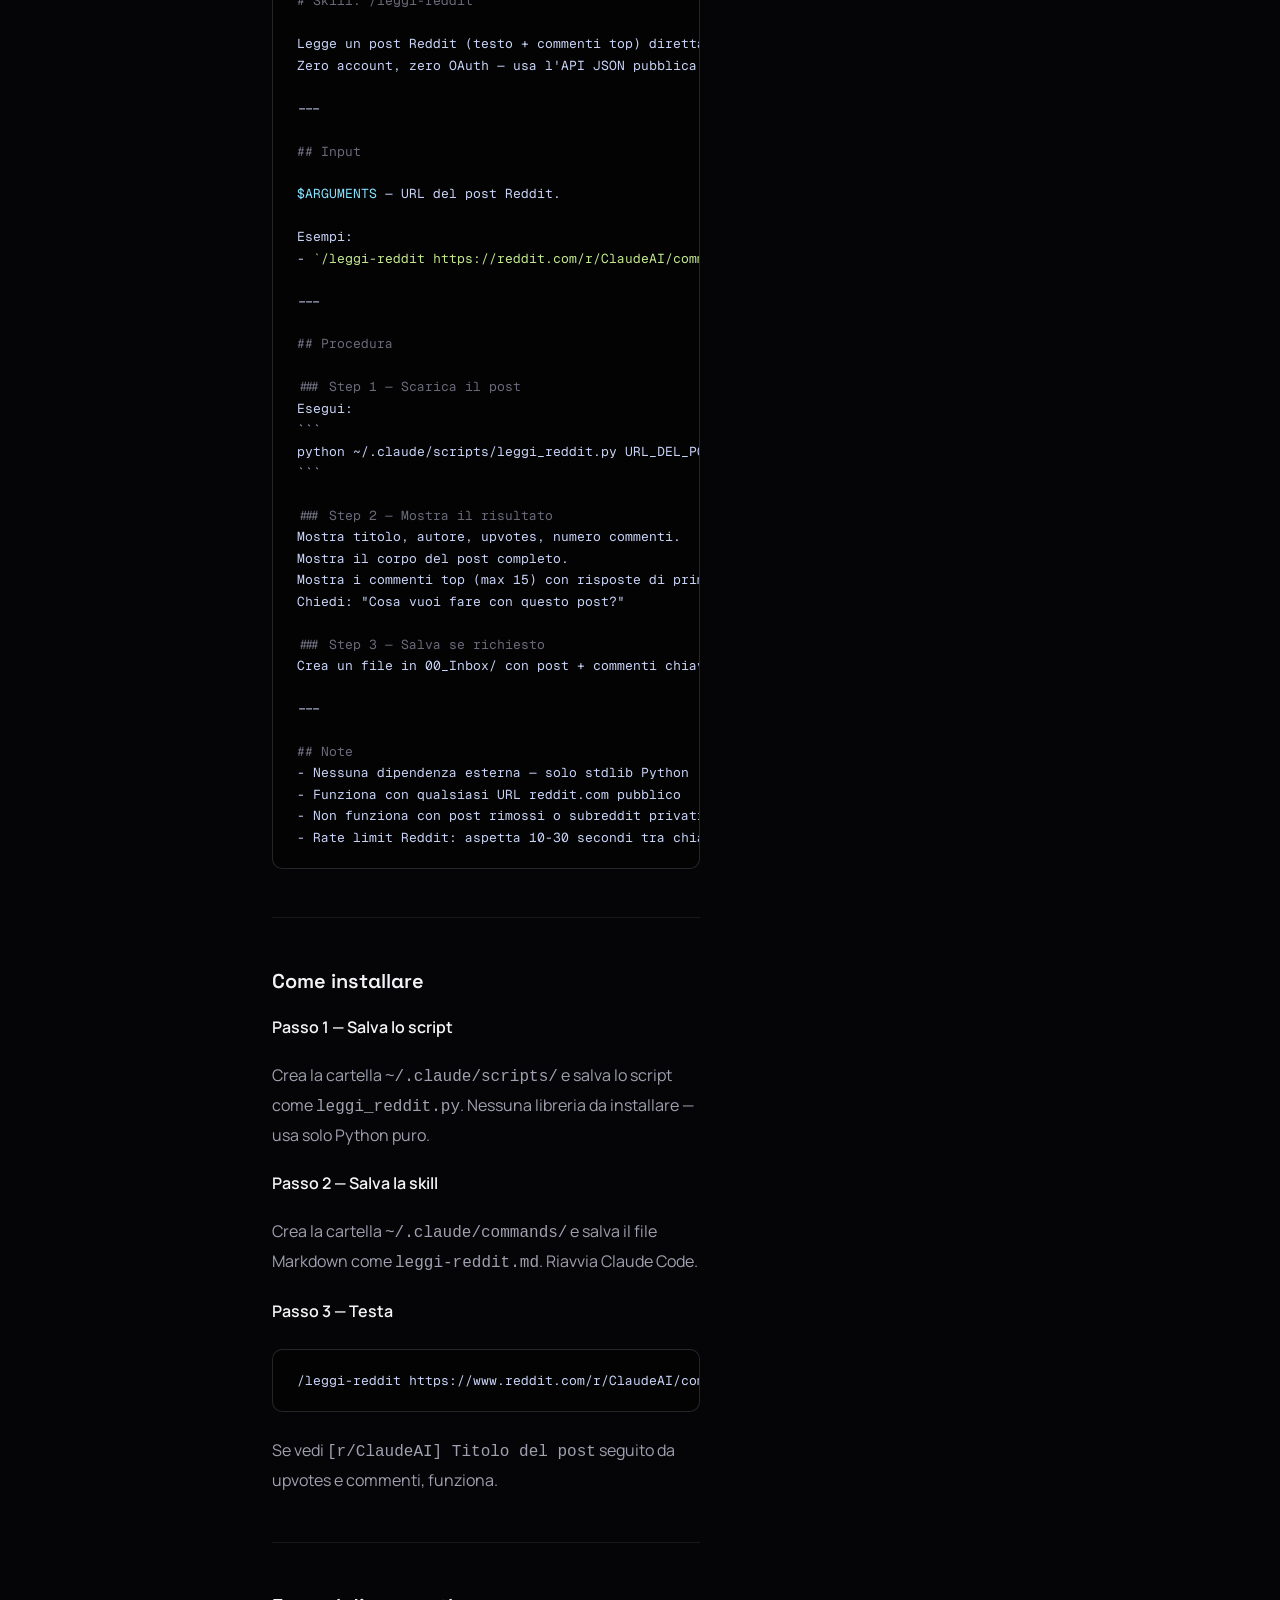
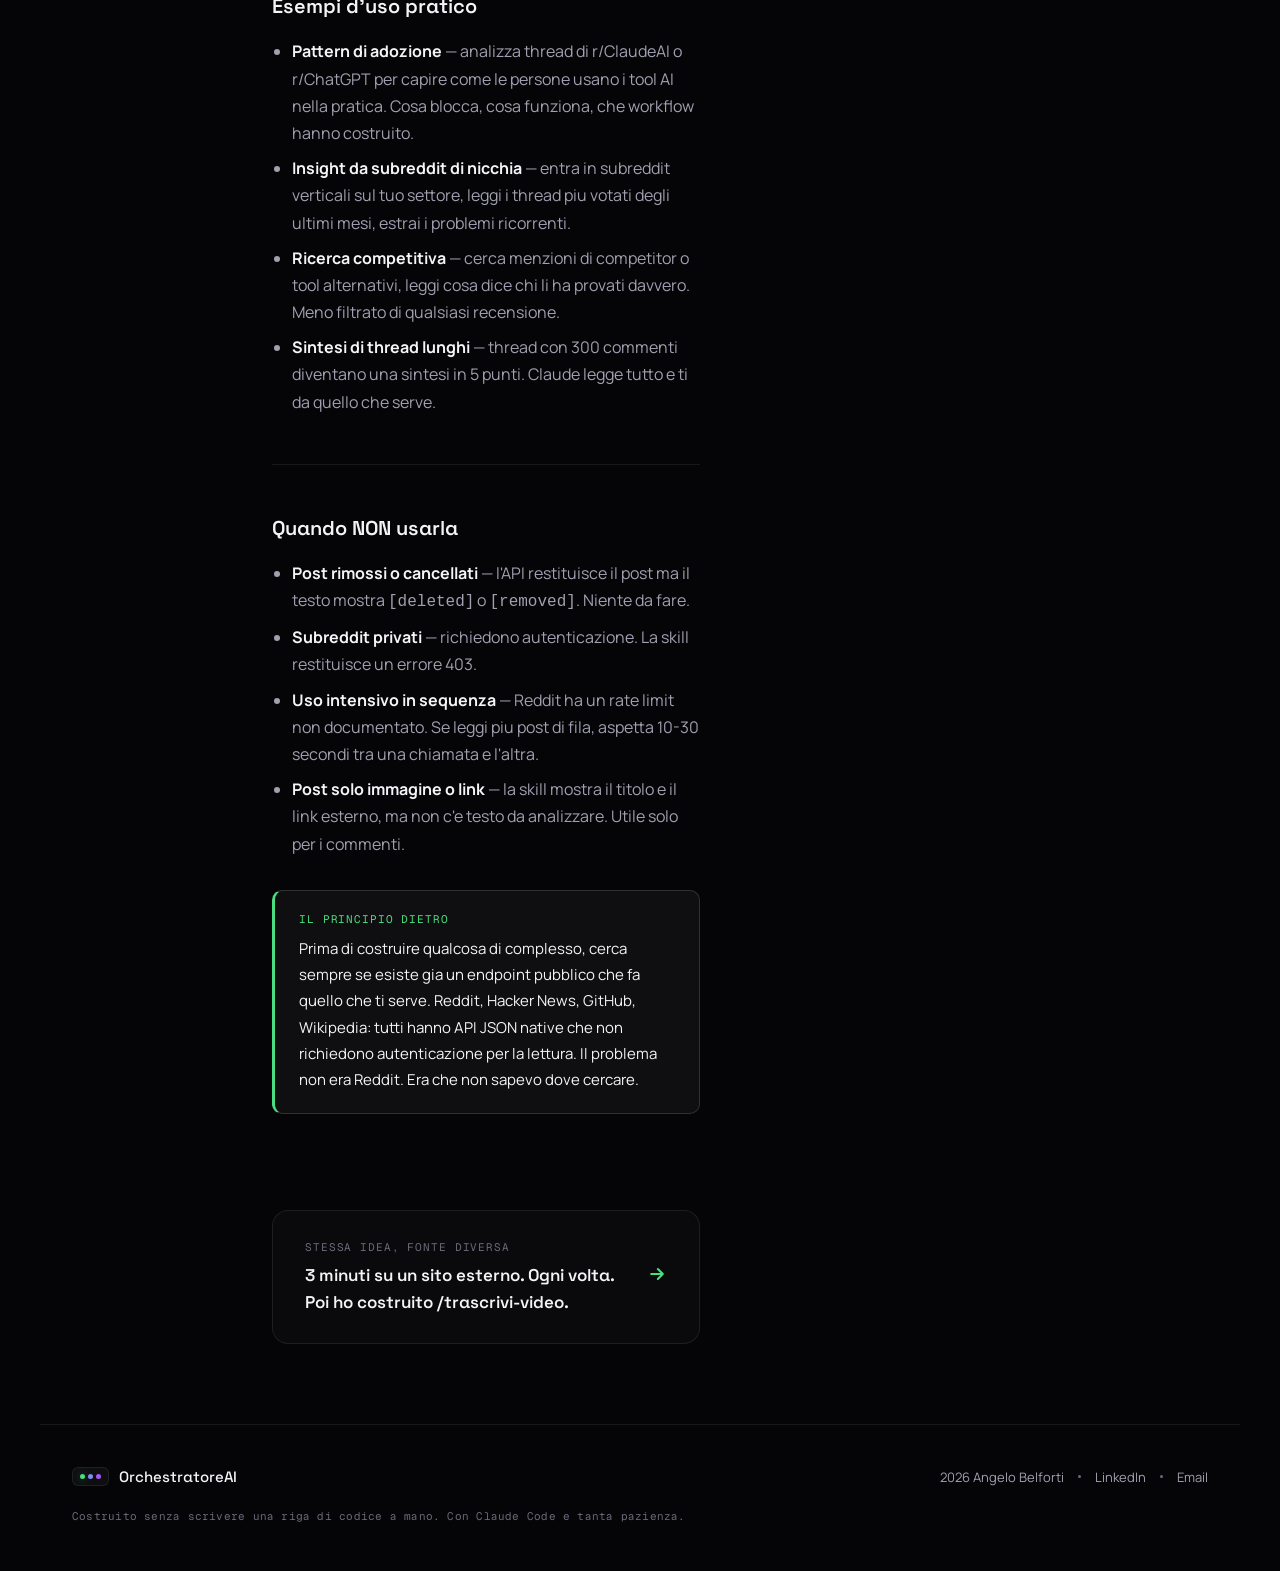
<file: guida-leggi-reddit.html>
<!doctype html>
<html lang="it">
<head>
<meta charset="utf-8" />
<meta name="viewport" content="width=device-width, initial-scale=1" />
<title>/leggi-reddit — l'API segreta che nessuno ti dice · OrchestratoreAI</title>
<meta name="description" content="Reddit blocca WebFetch, browser MCP e curl. Ma ha un'API JSON pubblica nascosta: aggiungi .json a qualsiasi URL e ottieni post + commenti strutturati. Zero account, zero librerie." />
<link rel="preconnect" href="https://fonts.googleapis.com" />
<link rel="preconnect" href="https://fonts.gstatic.com" crossorigin />
<link href="https://fonts.googleapis.com/css2?family=Space+Grotesk:wght@400;500;600&family=Manrope:wght@400;500;600&family=Geist+Mono:wght@400;500&display=swap" rel="stylesheet" />
<link rel="stylesheet" href="styles.css" />
<link rel="stylesheet" href="guide.css" />
</head>
<body>

<!-- Ambient -->
<div class="ambient" aria-hidden="true" style="opacity:0.5">
  <div class="ambient-blob ambient-blob-a"></div>
  <div class="ambient-blob ambient-blob-b"></div>
  <div class="ambient-grid"></div>
</div>

<!-- Nav -->
<nav class="nav">
  <a class="nav-logo" href="index.html">
    <span class="nav-logo-mark" aria-hidden="true">
      <span class="nav-logo-dot"></span>
      <span class="nav-logo-dot"></span>
      <span class="nav-logo-dot"></span>
    </span>
    <span class="nav-logo-text">Orchestratore<span class="nav-logo-accent">AI</span></span>
  </a>
  <div class="nav-right">
    <a class="guide-back-link" href="index.html#guide">
      <svg width="14" height="14" viewBox="0 0 24 24" fill="none" stroke="currentColor" stroke-width="2.4" stroke-linecap="round" stroke-linejoin="round"><path d="M19 12H5M11 6l-6 6 6 6"/></svg>
      Tutte le guide
    </a>
  </div>
</nav>

<!-- Hero -->
<header class="guide-hero">
  <div class="guide-hero-meta">
    <span class="guide-cat">Skill</span>
    <span class="guide-readtime">// 5 min lettura</span>
  </div>
  <h1 class="guide-hero-title">Reddit blocca tutto. Tranne una cosa che nessuno menziona.</h1>
  <div class="guide-hero-chips">
    <span class="chip">/leggi-reddit</span>
    <span class="chip">Reddit JSON API</span>
    <span class="chip">Zero librerie</span>
  </div>
</header>

<!-- Main -->
<main class="guide-main">

  <!-- Prose -->
  <article class="guide-prose">

    <h2>Il problema: Reddit non vuole essere letto da Claude</h2>
    <p>
      Ogni volta che trovavo un thread interessante su Reddit, la stessa sequenza manuale:
    </p>
    <p>
      Apro il browser. Scorri il thread. Seleziono tutto il testo utile. Copio. Torno su Claude.
      Incollo. E spiego cosa e cosa in un muro di testo non strutturato.
    </p>
    <p>
      Ho provato tutte le alternative. WebFetch restituisce HTML pieno di noise o viene bloccato.
      Il browser MCP non riesce a navigare Reddit in modo affidabile. Curl riceve un 403.
      Reddit sa che non sei un browser vero e non collabora.
    </p>

    <div class="guide-callout callout-warning">
      <div class="guide-callout-label">Il fastidio specifico</div>
      <p>
        I thread Reddit piu utili hanno 200-300 commenti. Selezionarli a mano,
        capire quali sono i piu votati, mantenere la struttura delle risposte annidate:
        impossibile farlo velocemente con copia-incolla. Finivo per prendere solo 3-4 commenti
        e perdere il 90% del valore del thread.
      </p>
    </div>

    <h2>La scoperta: Reddit ha una API JSON pubblica e non lo sa nessuno</h2>
    <p>
      Qualsiasi URL di Reddit diventa un endpoint JSON se aggiungi <code>.json</code> alla fine.
      Nessuna registrazione. Nessun OAuth. Nessuna API key. Zero.
    </p>
    <p>
      Prendi un URL normale:
    </p>
    <div class="guide-code">
      <pre>https://www.reddit.com/r/ClaudeAI/comments/abc123/titolo_del_post/</pre>
    </div>
    <p>Aggiungi <code>.json</code>:</p>
    <div class="guide-code">
      <pre>https://www.reddit.com/r/ClaudeAI/comments/abc123/titolo_del_post/<span class="code-key">.json</span></pre>
    </div>
    <p>
      Ottieni un JSON strutturato con il post completo, tutti i commenti annidati,
      upvotes, autori, timestamp. Tutto. Pronto da parsare.
    </p>
    <p>
      Non e un bug. Non e una funzione nascosta. E l'API pubblica di Reddit,
      documentata ma ignorata perche tutti cercano OAuth e token.
    </p>

    <h2>Come funziona la skill</h2>
    <p>
      La skill usa questa API con uno script Python puro — zero librerie esterne,
      solo moduli della stdlib. Funziona su qualsiasi macchina con Python installato.
    </p>

    <p><strong>Lo script Python — leggi_reddit.py</strong></p>
    <div class="guide-code">
<pre><span class="code-comment">"""
Legge un post Reddit e restituisce contenuto + commenti top.
Usa l'API JSON pubblica — zero account, zero OAuth.
Uso: python leggi_reddit.py https://reddit.com/r/sub/comments/ID/
"""</span>

<span class="code-key">import</span> sys, re, json, urllib.request

<span class="code-key">def</span> estrai_info_url(url):
    pattern = <span class="code-val">r'reddit\.com/r/([^/]+)/comments/([^/]+)'</span>
    match = re.search(pattern, url)
    <span class="code-key">if</span> match: <span class="code-key">return</span> match.group(1), match.group(2)
    <span class="code-key">return None</span>, <span class="code-val">None</span>

<span class="code-key">def</span> leggi_post(url):
    subreddit, post_id = estrai_info_url(url)
    json_url = f<span class="code-val">"https://www.reddit.com/r/{subreddit}/comments/{post_id}/.json?limit=25&depth=2"</span>

    headers = {<span class="code-val">'User-Agent'</span>: <span class="code-val">'ClaudeCodeReader/1.0'</span>, <span class="code-val">'Accept'</span>: <span class="code-val">'application/json'</span>}
    req = urllib.request.Request(json_url, headers=headers)

    <span class="code-key">with</span> urllib.request.urlopen(req, timeout=15) <span class="code-key">as</span> r:
        data = json.loads(r.read().decode(<span class="code-val">'utf-8'</span>))

    <span class="code-comment"># Post principale</span>
    post = data[0][<span class="code-val">'data'</span>][<span class="code-val">'children'</span>][0][<span class="code-val">'data'</span>]
    print(f<span class="code-val">"[r/{subreddit}] {post['title']}"</span>)
    print(f<span class="code-val">"u/{post['author']} | {post['score']} upvotes | {post['num_comments']} commenti\n"</span>)
    print(post.get(<span class="code-val">'selftext'</span>, <span class="code-val">''</span>))

    <span class="code-comment"># Commenti top (max 15)</span>
    <span class="code-key">for</span> c <span class="code-key">in</span> data[1][<span class="code-val">'data'</span>][<span class="code-val">'children'</span>][:15]:
        <span class="code-key">if</span> c[<span class="code-val">'kind'</span>] == <span class="code-val">'t1'</span>:
            d = c[<span class="code-val">'data'</span>]
            print(f<span class="code-val">"\n[u/{d['author']} | {d['score']} punti]"</span>)
            print(d.get(<span class="code-val">'body'</span>, <span class="code-val">''</span>)[:1000])

<span class="code-key">if</span> __name__ == <span class="code-val">"__main__"</span>:
    leggi_post(sys.argv[1])</pre>
    </div>

    <p><strong>Il file Markdown della skill — leggi-reddit.md</strong></p>
    <p>
      Salvalo in <code>~/.claude/commands/leggi-reddit.md</code> per averlo disponibile ovunque.
    </p>
    <div class="guide-code">
<pre><span class="code-comment"># Skill: /leggi-reddit</span>

Legge un post Reddit (testo + commenti top) direttamente da Claude Code.
Zero account, zero OAuth — usa l'API JSON pubblica di Reddit.

---

<span class="code-comment">## Input</span>

<span class="code-key">$ARGUMENTS</span> — URL del post Reddit.

Esempi:
- <span class="code-val">`/leggi-reddit https://reddit.com/r/ClaudeAI/comments/abc123/`</span>

---

<span class="code-comment">## Procedura</span>

<span class="code-comment">### Step 1 — Scarica il post</span>
Esegui:
```
python ~/.claude/scripts/leggi_reddit.py URL_DEL_POST
```

<span class="code-comment">### Step 2 — Mostra il risultato</span>
Mostra titolo, autore, upvotes, numero commenti.
Mostra il corpo del post completo.
Mostra i commenti top (max 15) con risposte di primo livello.
Chiedi: "Cosa vuoi fare con questo post?"

<span class="code-comment">### Step 3 — Salva se richiesto</span>
Crea un file in 00_Inbox/ con post + commenti chiave e la fonte.

---

<span class="code-comment">## Note</span>
- Nessuna dipendenza esterna — solo stdlib Python
- Funziona con qualsiasi URL reddit.com pubblico
- Non funziona con post rimossi o subreddit privati
- Rate limit Reddit: aspetta 10-30 secondi tra chiamate ravvicinate</pre>
    </div>

    <h2>Come installare</h2>

    <p><strong>Passo 1 — Salva lo script</strong></p>
    <p>
      Crea la cartella <code>~/.claude/scripts/</code> e salva lo script come
      <code>leggi_reddit.py</code>. Nessuna libreria da installare — usa solo Python puro.
    </p>

    <p><strong>Passo 2 — Salva la skill</strong></p>
    <p>
      Crea la cartella <code>~/.claude/commands/</code> e salva il file Markdown come
      <code>leggi-reddit.md</code>. Riavvia Claude Code.
    </p>

    <p><strong>Passo 3 — Testa</strong></p>
    <div class="guide-code">
      <pre>/leggi-reddit https://www.reddit.com/r/ClaudeAI/comments/1sme1zw/</pre>
    </div>
    <p>
      Se vedi <code>[r/ClaudeAI] Titolo del post</code> seguito da upvotes e commenti, funziona.
    </p>

    <h2>Esempi d'uso pratico</h2>
    <ul>
      <li>
        <strong>Pattern di adozione</strong> — analizza thread di r/ClaudeAI o r/ChatGPT
        per capire come le persone usano i tool AI nella pratica. Cosa blocca, cosa funziona,
        che workflow hanno costruito.
      </li>
      <li>
        <strong>Insight da subreddit di nicchia</strong> — entra in subreddit verticali
        sul tuo settore, leggi i thread piu votati degli ultimi mesi, estrai i problemi ricorrenti.
      </li>
      <li>
        <strong>Ricerca competitiva</strong> — cerca menzioni di competitor o tool alternativi,
        leggi cosa dice chi li ha provati davvero. Meno filtrato di qualsiasi recensione.
      </li>
      <li>
        <strong>Sintesi di thread lunghi</strong> — thread con 300 commenti diventano
        una sintesi in 5 punti. Claude legge tutto e ti da quello che serve.
      </li>
    </ul>

    <h2>Quando NON usarla</h2>
    <ul>
      <li>
        <strong>Post rimossi o cancellati</strong> — l'API restituisce il post ma il testo
        mostra <code>[deleted]</code> o <code>[removed]</code>. Niente da fare.
      </li>
      <li>
        <strong>Subreddit privati</strong> — richiedono autenticazione. La skill restituisce
        un errore 403.
      </li>
      <li>
        <strong>Uso intensivo in sequenza</strong> — Reddit ha un rate limit non documentato.
        Se leggi piu post di fila, aspetta 10-30 secondi tra una chiamata e l'altra.
      </li>
      <li>
        <strong>Post solo immagine o link</strong> — la skill mostra il titolo e il link esterno,
        ma non c'e testo da analizzare. Utile solo per i commenti.
      </li>
    </ul>

    <div class="guide-callout">
      <div class="guide-callout-label">Il principio dietro</div>
      <p>
        Prima di costruire qualcosa di complesso, cerca sempre se esiste gia un endpoint
        pubblico che fa quello che ti serve. Reddit, Hacker News, GitHub, Wikipedia:
        tutti hanno API JSON native che non richiedono autenticazione per la lettura.
        Il problema non era Reddit. Era che non sapevo dove cercare.
      </p>
    </div>

  </article>

  <!-- Sidebar -->
  <aside class="guide-sidebar">

    <div class="guide-sidebar-card">
      <div class="guide-sidebar-title">Requisiti</div>
      <ul class="guide-sidebar-list">
        <li>
          <span class="tool-name">Python 3.8+</span>
          Solo stdlib — nessuna libreria da installare
        </li>
        <li>
          <span class="tool-name">Claude Code</span>
          CLI di Anthropic — esegue la skill
        </li>
        <li>
          <span class="tool-name">Reddit pubblico</span>
          Funziona su qualsiasi subreddit accessibile dal browser
        </li>
      </ul>
    </div>

    <div class="guide-sidebar-card">
      <div class="guide-sidebar-title">Il trucco .json</div>
      <ul class="guide-sidebar-list">
        <li>URL normale:</li>
        <li><code>reddit.com/r/sub/comments/ID/</code></li>
        <li style="margin-top:8px">URL JSON:</li>
        <li><code>reddit.com/r/sub/comments/ID/<strong>.json</strong></code></li>
        <li style="margin-top:8px">Funziona anche su:</li>
        <li><code>reddit.com/r/sub/.json</code></li>
        <li><code>reddit.com/r/sub/top/.json</code></li>
      </ul>
    </div>

    <div class="guide-sidebar-card">
      <div class="guide-sidebar-title">Guide correlate</div>
      <ul class="guide-sidebar-list">
        <li>
          <a href="guida-skill-creator.html">Come creare skill custom</a>
          Il metodo per costruire qualsiasi skill
        </li>
        <li>
          <a href="guida-trascrivi-video.html">/trascrivi-video</a>
          Stesso pattern applicato a YouTube
        </li>
      </ul>
    </div>

  </aside>

  <!-- Next guide -->
  <div class="guide-next-wrap">
    <a class="guide-next" href="guida-trascrivi-video.html">
      <div>
        <div class="guide-next-label">Stessa idea, fonte diversa</div>
        <div class="guide-next-title">3 minuti su un sito esterno. Ogni volta. Poi ho costruito /trascrivi-video.</div>
      </div>
      <span class="guide-next-arrow" aria-hidden="true">
        <svg width="20" height="20" viewBox="0 0 24 24" fill="none" stroke="currentColor" stroke-width="2.4" stroke-linecap="round" stroke-linejoin="round"><path d="M5 12h14M13 6l6 6-6 6"/></svg>
      </span>
    </a>
  </div>

</main>

<!-- Footer -->
<footer class="footer">
  <div class="footer-row">
    <div class="footer-brand">
      <span class="nav-logo-mark" aria-hidden="true">
        <span class="nav-logo-dot"></span>
        <span class="nav-logo-dot"></span>
        <span class="nav-logo-dot"></span>
      </span>
      <span>OrchestratoreAI</span>
    </div>
    <div class="footer-meta">
      <span>2026 Angelo Belforti</span>
      <span class="footer-sep"></span>
      <a href="https://www.linkedin.com/in/angelo-belforti-6a31891a8/" target="_blank" rel="noreferrer noopener">LinkedIn</a>
      <span class="footer-sep"></span>
      <a href="mailto:angelobelfo@gmail.com">Email</a>
    </div>
  </div>
  <div class="footer-fine">
    Costruito senza scrivere una riga di codice a mano. Con Claude Code e tanta pazienza.
  </div>
</footer>

  <!-- Vercel Web Analytics -->
  <script defer src="https://va.vercel-scripts.com/v1/script.js"></script>
</body>
</html>
</file>
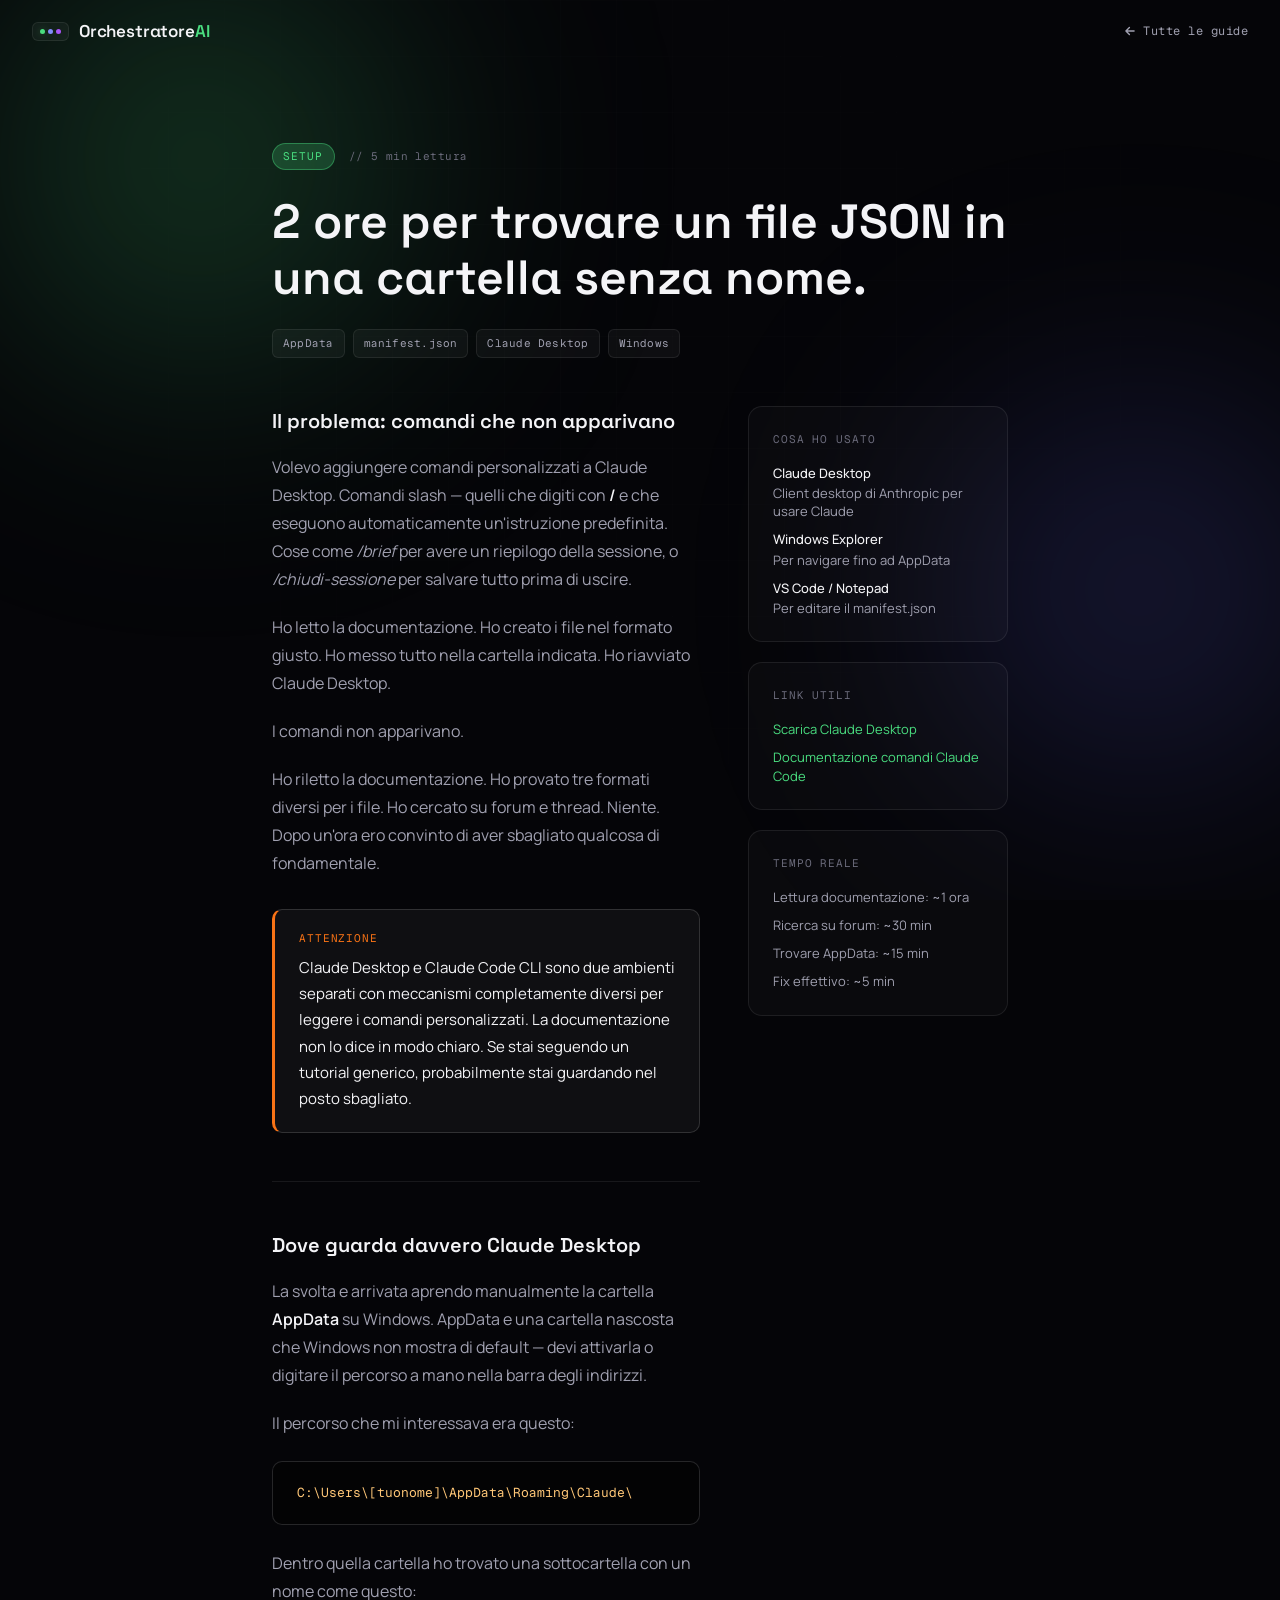
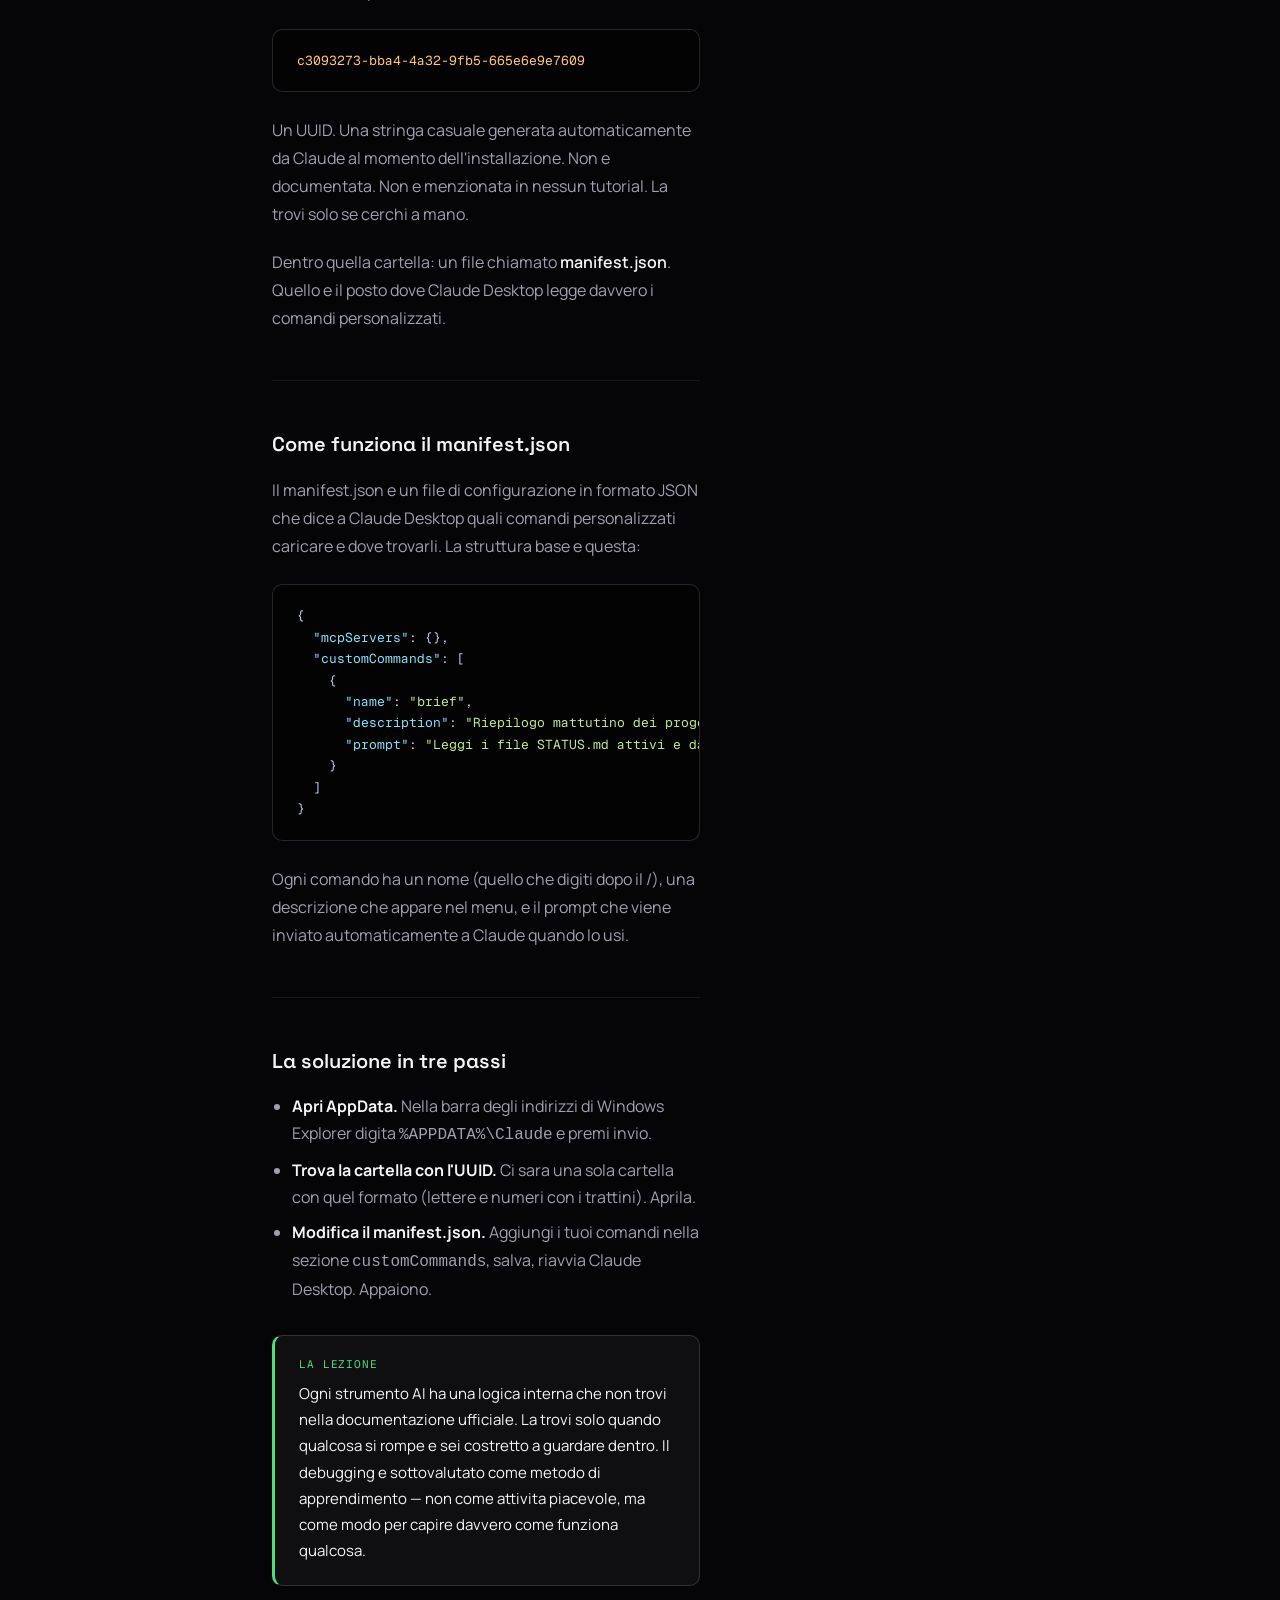
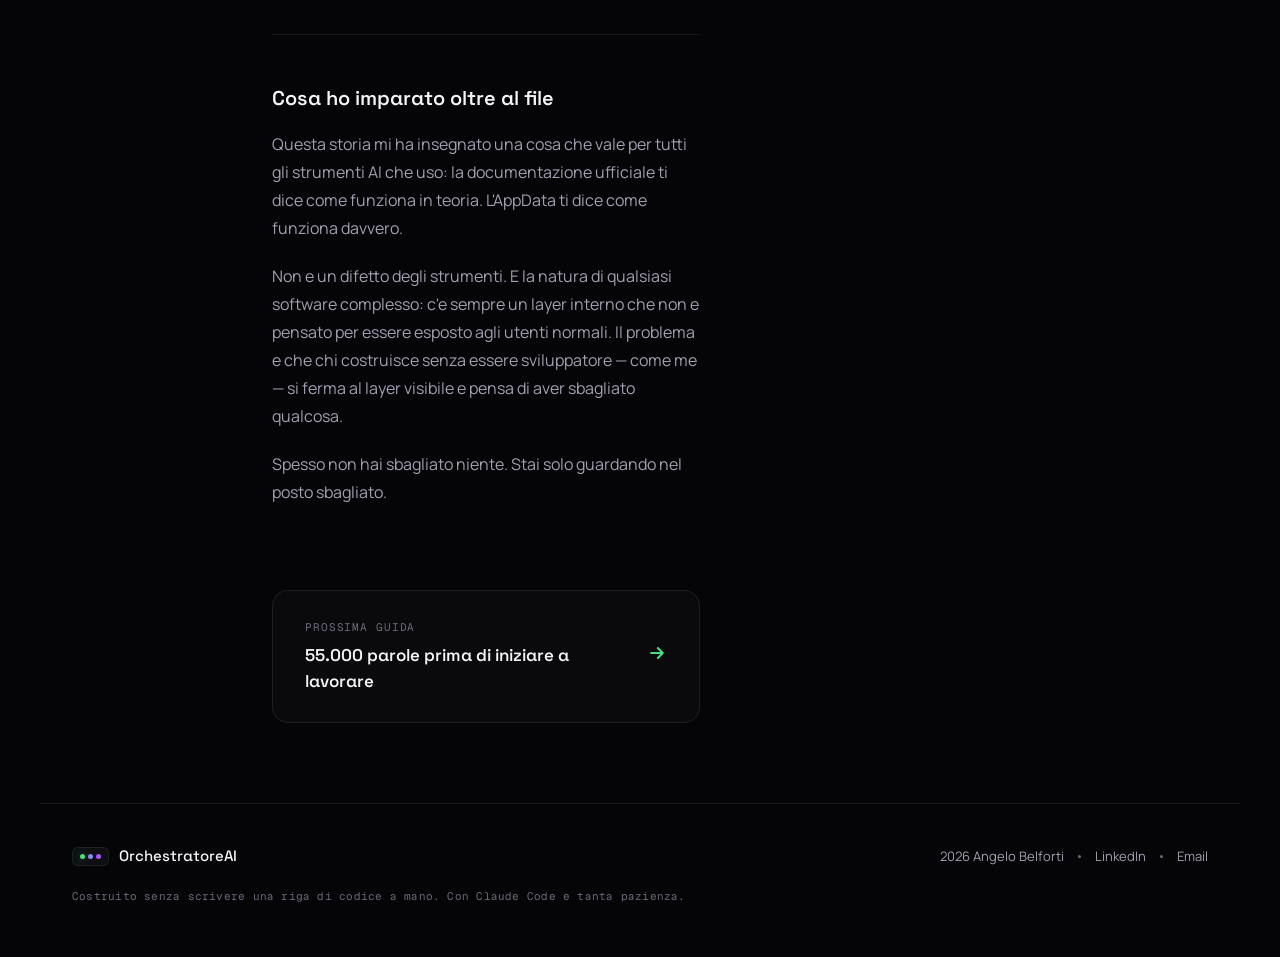
<file: guida-manifest.html>
<!doctype html>
<html lang="it">
<head>
<meta charset="utf-8" />
<meta name="viewport" content="width=device-width, initial-scale=1" />
<title>2 ore per trovare un file JSON in una cartella senza nome · OrchestratoreAI</title>
<meta name="description" content="Dove Claude Desktop legge davvero i comandi personalizzati. La documentazione non lo dice. Lo trovi solo quando qualcosa si rompe." />
<link rel="preconnect" href="https://fonts.googleapis.com" />
<link rel="preconnect" href="https://fonts.gstatic.com" crossorigin />
<link href="https://fonts.googleapis.com/css2?family=Space+Grotesk:wght@400;500;600&family=Manrope:wght@400;500;600&family=Geist+Mono:wght@400;500&display=swap" rel="stylesheet" />
<link rel="stylesheet" href="styles.css" />
<link rel="stylesheet" href="guide.css" />
</head>
<body>

<!-- Ambient -->
<div class="ambient" aria-hidden="true" style="opacity:0.5">
  <div class="ambient-blob ambient-blob-a"></div>
  <div class="ambient-blob ambient-blob-b"></div>
  <div class="ambient-grid"></div>
</div>

<!-- Nav -->
<nav class="nav">
  <a class="nav-logo" href="index.html">
    <span class="nav-logo-mark" aria-hidden="true">
      <span class="nav-logo-dot"></span>
      <span class="nav-logo-dot"></span>
      <span class="nav-logo-dot"></span>
    </span>
    <span class="nav-logo-text">Orchestratore<span class="nav-logo-accent">AI</span></span>
  </a>
  <div class="nav-right">
    <a class="guide-back-link" href="index.html#guide">
      <svg width="14" height="14" viewBox="0 0 24 24" fill="none" stroke="currentColor" stroke-width="2.4" stroke-linecap="round" stroke-linejoin="round"><path d="M19 12H5M11 6l-6 6 6 6"/></svg>
      Tutte le guide
    </a>
  </div>
</nav>

<!-- Hero -->
<header class="guide-hero">
  <div class="guide-hero-meta">
    <span class="guide-cat">Setup</span>
    <span class="guide-readtime">// 5 min lettura</span>
  </div>
  <h1 class="guide-hero-title">2 ore per trovare un file JSON in una cartella senza nome.</h1>
  <div class="guide-hero-chips">
    <span class="chip">AppData</span>
    <span class="chip">manifest.json</span>
    <span class="chip">Claude Desktop</span>
    <span class="chip">Windows</span>
  </div>
</header>

<!-- Main -->
<main class="guide-main">

  <!-- Prose -->
  <article class="guide-prose">

    <h2>Il problema: comandi che non apparivano</h2>
    <p>
      Volevo aggiungere comandi personalizzati a Claude Desktop. Comandi slash — quelli che digiti
      con <strong>/</strong> e che eseguono automaticamente un'istruzione predefinita.
      Cose come <em>/brief</em> per avere un riepilogo della sessione, o <em>/chiudi-sessione</em>
      per salvare tutto prima di uscire.
    </p>
    <p>
      Ho letto la documentazione. Ho creato i file nel formato giusto. Ho messo tutto nella
      cartella indicata. Ho riavviato Claude Desktop.
    </p>
    <p>
      I comandi non apparivano.
    </p>
    <p>
      Ho riletto la documentazione. Ho provato tre formati diversi per i file.
      Ho cercato su forum e thread. Niente. Dopo un'ora ero convinto di aver sbagliato
      qualcosa di fondamentale.
    </p>

    <div class="guide-callout callout-warning">
      <div class="guide-callout-label">Attenzione</div>
      <p>Claude Desktop e Claude Code CLI sono due ambienti separati con meccanismi completamente
      diversi per leggere i comandi personalizzati. La documentazione non lo dice in modo chiaro.
      Se stai seguendo un tutorial generico, probabilmente stai guardando nel posto sbagliato.</p>
    </div>

    <h2>Dove guarda davvero Claude Desktop</h2>
    <p>
      La svolta e arrivata aprendo manualmente la cartella <strong>AppData</strong> su Windows.
      AppData e una cartella nascosta che Windows non mostra di default — devi attivarla
      o digitare il percorso a mano nella barra degli indirizzi.
    </p>
    <p>
      Il percorso che mi interessava era questo:
    </p>
    <div class="guide-code">
      <pre><span class="code-path">C:\Users\[tuonome]\AppData\Roaming\Claude\</span></pre>
    </div>
    <p>
      Dentro quella cartella ho trovato una sottocartella con un nome come questo:
    </p>
    <div class="guide-code">
      <pre><span class="code-path">c3093273-bba4-4a32-9fb5-665e6e9e7609</span></pre>
    </div>
    <p>
      Un UUID. Una stringa casuale generata automaticamente da Claude al momento
      dell'installazione. Non e documentata. Non e menzionata in nessun tutorial.
      La trovi solo se cerchi a mano.
    </p>
    <p>
      Dentro quella cartella: un file chiamato <strong>manifest.json</strong>.
      Quello e il posto dove Claude Desktop legge davvero i comandi personalizzati.
    </p>

    <h2>Come funziona il manifest.json</h2>
    <p>
      Il manifest.json e un file di configurazione in formato JSON che dice a Claude Desktop
      quali comandi personalizzati caricare e dove trovarli.
      La struttura base e questa:
    </p>
    <div class="guide-code">
<pre>{
  <span class="code-key">"mcpServers"</span>: {},
  <span class="code-key">"customCommands"</span>: [
    {
      <span class="code-key">"name"</span>: <span class="code-val">"brief"</span>,
      <span class="code-key">"description"</span>: <span class="code-val">"Riepilogo mattutino dei progetti attivi"</span>,
      <span class="code-key">"prompt"</span>: <span class="code-val">"Leggi i file STATUS.md attivi e dammi un brief di 10 righe..."</span>
    }
  ]
}</pre>
    </div>
    <p>
      Ogni comando ha un nome (quello che digiti dopo il /), una descrizione che appare
      nel menu, e il prompt che viene inviato automaticamente a Claude quando lo usi.
    </p>

    <h2>La soluzione in tre passi</h2>
    <ul>
      <li><strong>Apri AppData.</strong> Nella barra degli indirizzi di Windows Explorer digita
      <code>%APPDATA%\Claude</code> e premi invio.</li>
      <li><strong>Trova la cartella con l'UUID.</strong> Ci sara una sola cartella con quel formato
      (lettere e numeri con i trattini). Aprila.</li>
      <li><strong>Modifica il manifest.json.</strong> Aggiungi i tuoi comandi nella sezione
      <code>customCommands</code>, salva, riavvia Claude Desktop. Appaiono.</li>
    </ul>

    <div class="guide-callout">
      <div class="guide-callout-label">La lezione</div>
      <p>Ogni strumento AI ha una logica interna che non trovi nella documentazione ufficiale.
      La trovi solo quando qualcosa si rompe e sei costretto a guardare dentro.
      Il debugging e sottovalutato come metodo di apprendimento — non come attivita piacevole,
      ma come modo per capire davvero come funziona qualcosa.</p>
    </div>

    <h2>Cosa ho imparato oltre al file</h2>
    <p>
      Questa storia mi ha insegnato una cosa che vale per tutti gli strumenti AI che uso:
      la documentazione ufficiale ti dice come funziona in teoria.
      L'AppData ti dice come funziona davvero.
    </p>
    <p>
      Non e un difetto degli strumenti. E la natura di qualsiasi software complesso:
      c'e sempre un layer interno che non e pensato per essere esposto agli utenti normali.
      Il problema e che chi costruisce senza essere sviluppatore — come me — si ferma
      al layer visibile e pensa di aver sbagliato qualcosa.
    </p>
    <p>
      Spesso non hai sbagliato niente. Stai solo guardando nel posto sbagliato.
    </p>

  </article>

  <!-- Sidebar -->
  <aside class="guide-sidebar">

    <div class="guide-sidebar-card">
      <div class="guide-sidebar-title">Cosa ho usato</div>
      <ul class="guide-sidebar-list">
        <li>
          <span class="tool-name">Claude Desktop</span>
          Client desktop di Anthropic per usare Claude
        </li>
        <li>
          <span class="tool-name">Windows Explorer</span>
          Per navigare fino ad AppData
        </li>
        <li>
          <span class="tool-name">VS Code / Notepad</span>
          Per editare il manifest.json
        </li>
      </ul>
    </div>

    <div class="guide-sidebar-card">
      <div class="guide-sidebar-title">Link utili</div>
      <ul class="guide-sidebar-list">
        <li>
          <a href="https://claude.ai/download" target="_blank" rel="noreferrer">
            Scarica Claude Desktop
          </a>
        </li>
        <li>
          <a href="https://docs.anthropic.com/en/docs/claude-code/cli-usage" target="_blank" rel="noreferrer">
            Documentazione comandi Claude Code
          </a>
        </li>
      </ul>
    </div>

    <div class="guide-sidebar-card">
      <div class="guide-sidebar-title">Tempo reale</div>
      <ul class="guide-sidebar-list">
        <li>Lettura documentazione: ~1 ora</li>
        <li>Ricerca su forum: ~30 min</li>
        <li>Trovare AppData: ~15 min</li>
        <li>Fix effettivo: ~5 min</li>
      </ul>
    </div>

  </aside>

  <!-- Next guide -->
  <div class="guide-next-wrap">
    <a class="guide-next" href="guida-mcp-vs-cli.html">
      <div>
        <div class="guide-next-label">Prossima guida</div>
        <div class="guide-next-title">55.000 parole prima di iniziare a lavorare</div>
      </div>
      <span class="guide-next-arrow" aria-hidden="true">
        <svg width="20" height="20" viewBox="0 0 24 24" fill="none" stroke="currentColor" stroke-width="2.4" stroke-linecap="round" stroke-linejoin="round"><path d="M5 12h14M13 6l6 6-6 6"/></svg>
      </span>
    </a>
  </div>

</main>

<!-- Footer -->
<footer class="footer">
  <div class="footer-row">
    <div class="footer-brand">
      <span class="nav-logo-mark" aria-hidden="true">
        <span class="nav-logo-dot"></span>
        <span class="nav-logo-dot"></span>
        <span class="nav-logo-dot"></span>
      </span>
      <span>OrchestratoreAI</span>
    </div>
    <div class="footer-meta">
      <span>2026 Angelo Belforti</span>
      <span class="footer-sep"></span>
      <a href="https://www.linkedin.com/in/angelo-belforti-6a31891a8/" target="_blank" rel="noreferrer noopener">LinkedIn</a>
      <span class="footer-sep"></span>
      <a href="mailto:angelobelfo@gmail.com">Email</a>
    </div>
  </div>
  <div class="footer-fine">
    Costruito senza scrivere una riga di codice a mano. Con Claude Code e tanta pazienza.
  </div>
</footer>


  <!-- Vercel Web Analytics -->
  <script defer src="https://va.vercel-scripts.com/v1/script.js"></script>
</body>
</html>
</file>
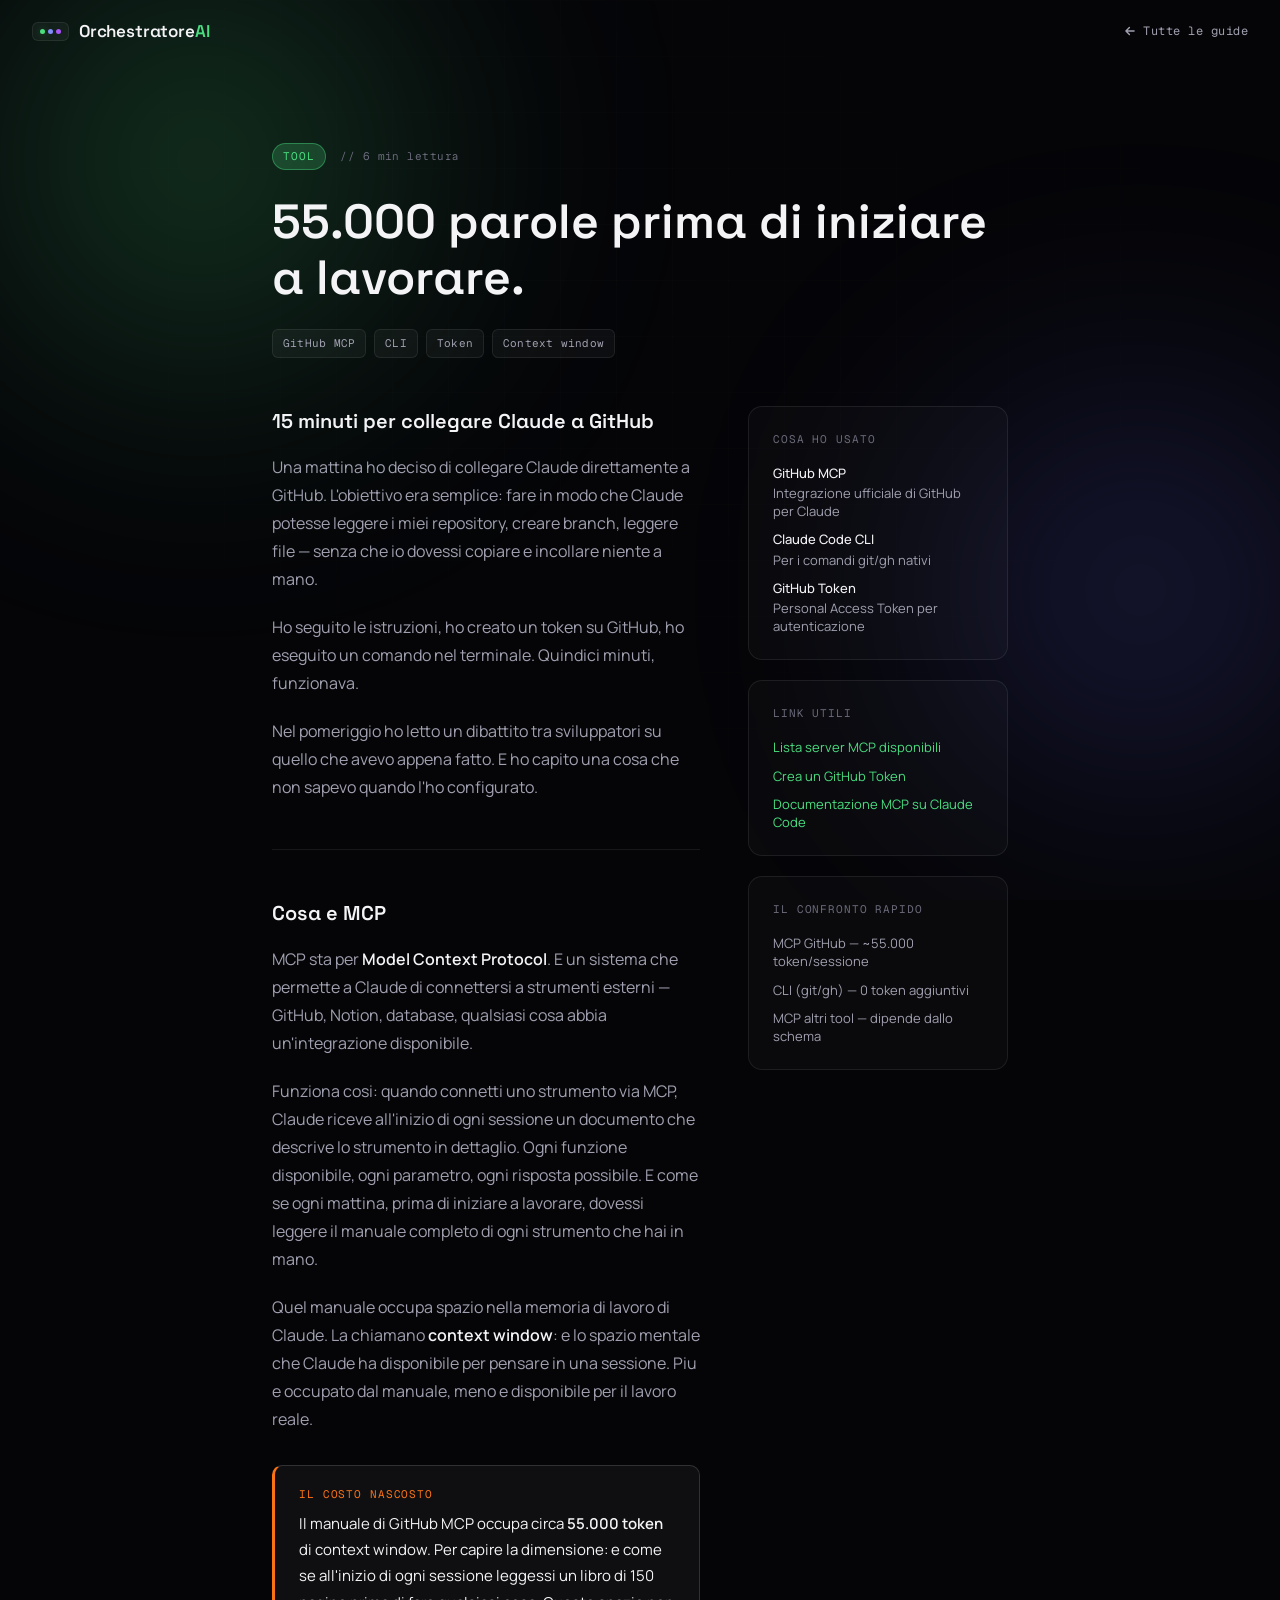
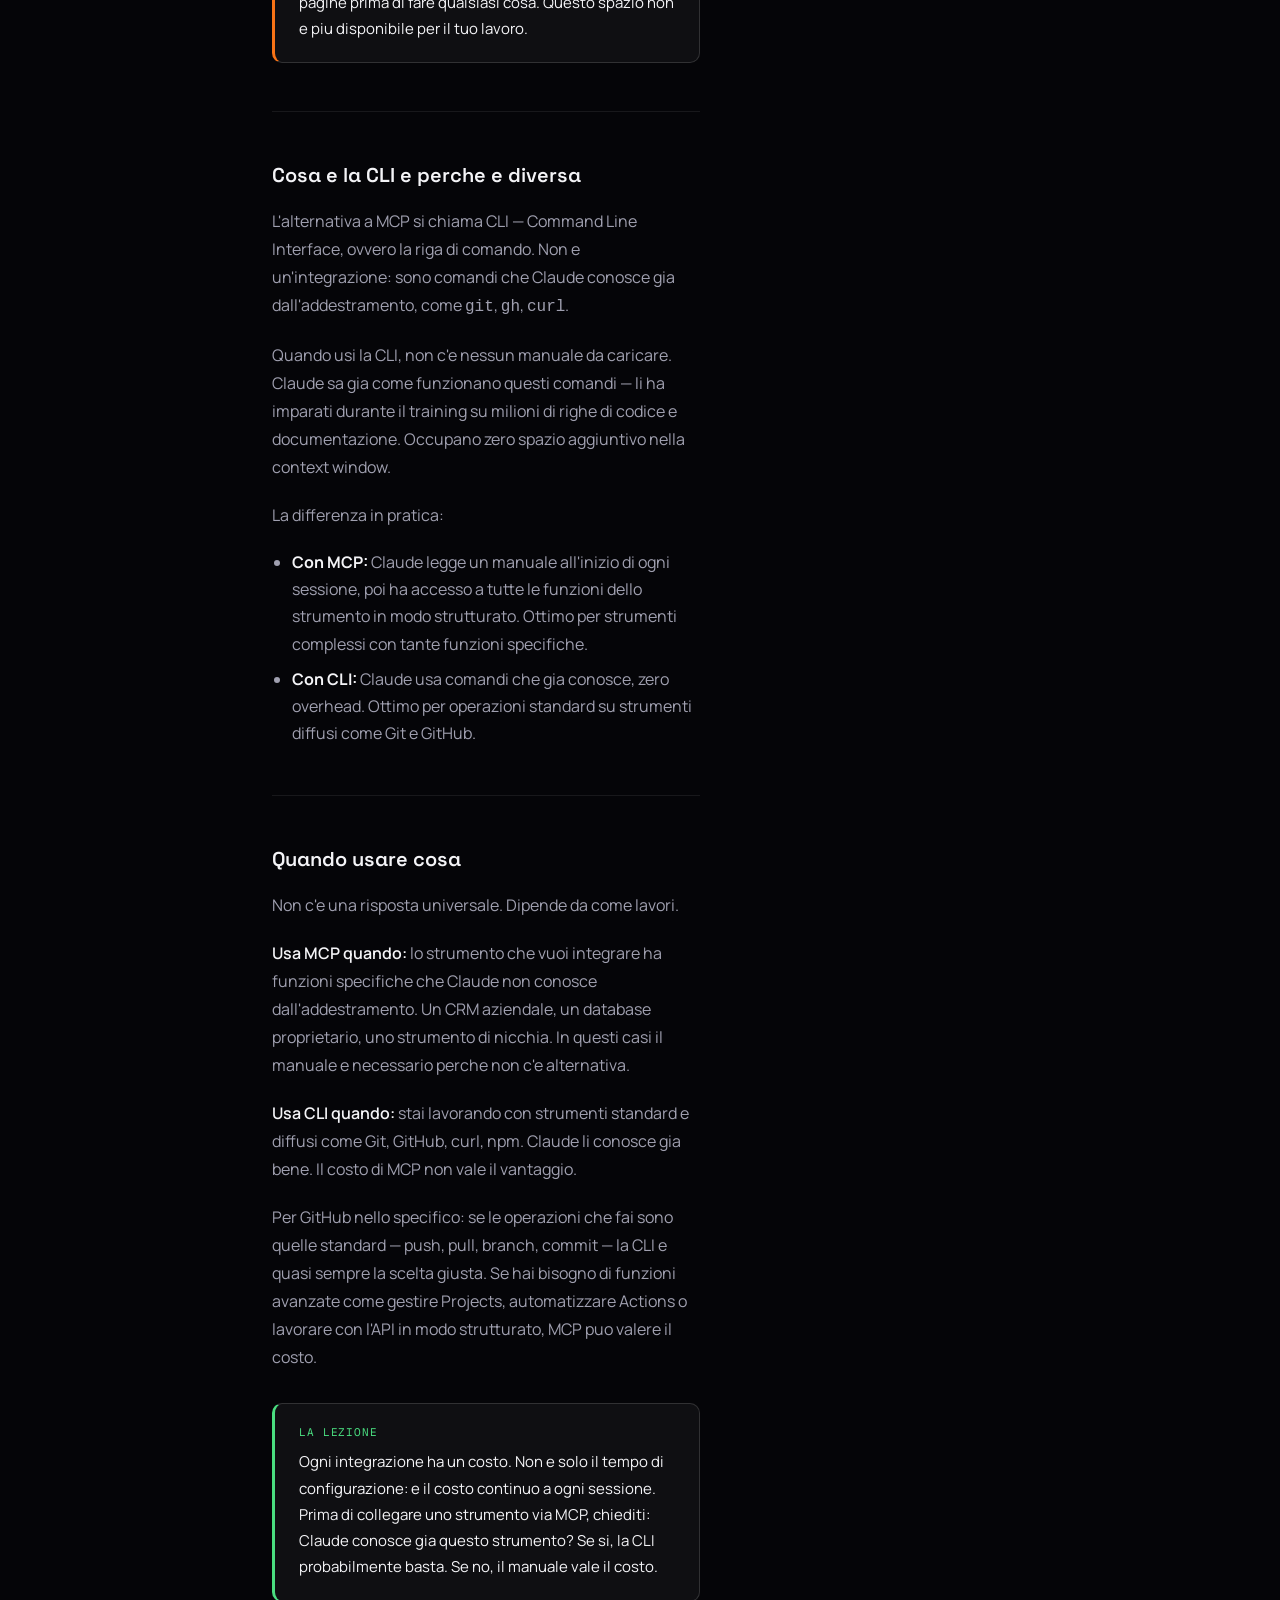
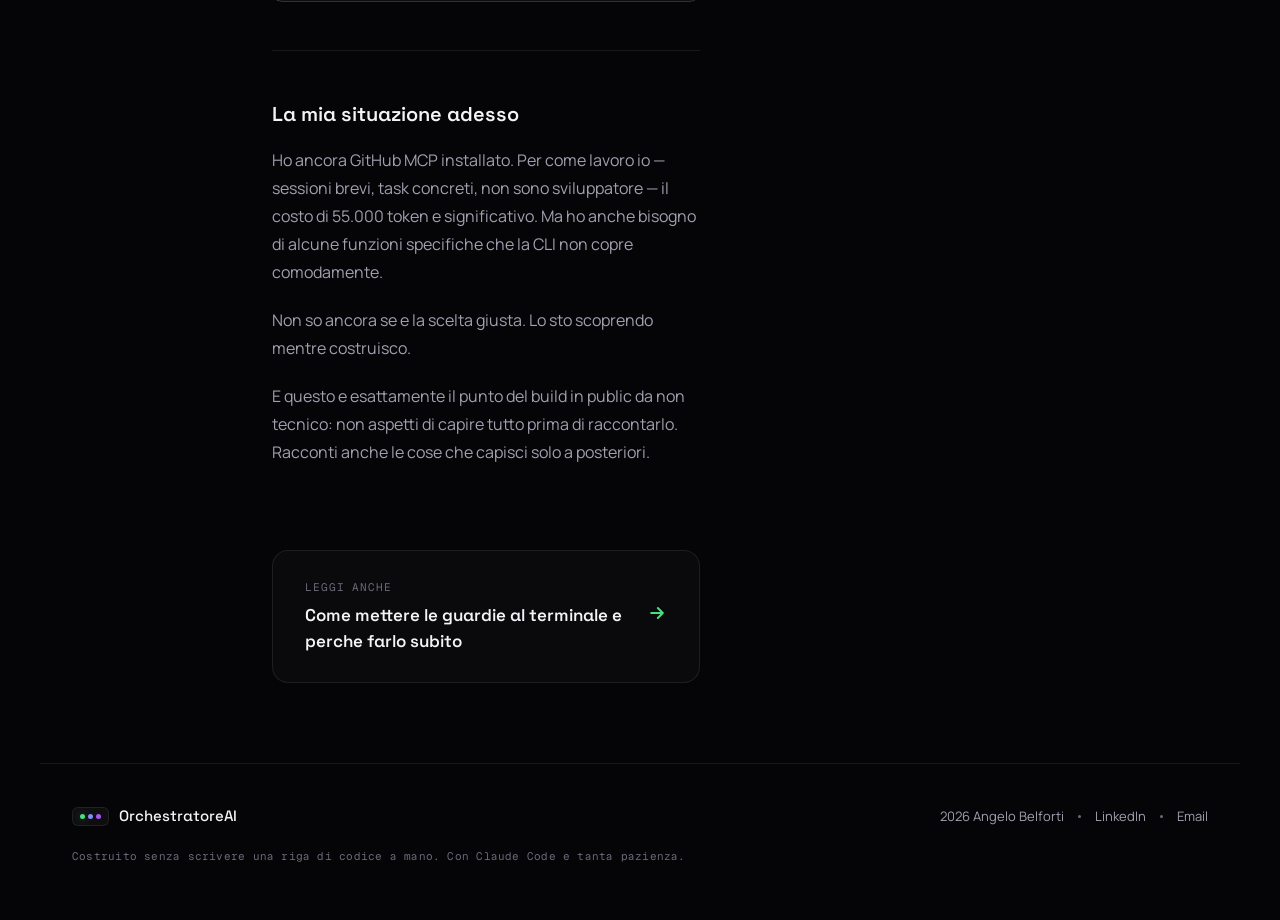
<file: guida-mcp-vs-cli-DRAFT.html>
<!doctype html>
<html lang="it">
<head>
<meta charset="utf-8" />
<meta name="viewport" content="width=device-width, initial-scale=1" />
<title>55.000 parole prima di iniziare a lavorare · OrchestratoreAI</title>
<meta name="description" content="Ho collegato Claude a GitHub in 15 minuti. Nel pomeriggio ho scoperto il costo nascosto. MCP vs CLI spiegato da chi non viene dal codice." />
<link rel="preconnect" href="https://fonts.googleapis.com" />
<link rel="preconnect" href="https://fonts.gstatic.com" crossorigin />
<link href="https://fonts.googleapis.com/css2?family=Space+Grotesk:wght@400;500;600&family=Manrope:wght@400;500;600&family=Geist+Mono:wght@400;500&display=swap" rel="stylesheet" />
<link rel="stylesheet" href="styles.css" />
<link rel="stylesheet" href="guide.css" />
</head>
<body>

<!-- Ambient -->
<div class="ambient" aria-hidden="true" style="opacity:0.5">
  <div class="ambient-blob ambient-blob-a"></div>
  <div class="ambient-blob ambient-blob-b"></div>
  <div class="ambient-grid"></div>
</div>

<!-- Nav -->
<nav class="nav">
  <a class="nav-logo" href="index.html">
    <span class="nav-logo-mark" aria-hidden="true">
      <span class="nav-logo-dot"></span>
      <span class="nav-logo-dot"></span>
      <span class="nav-logo-dot"></span>
    </span>
    <span class="nav-logo-text">Orchestratore<span class="nav-logo-accent">AI</span></span>
  </a>
  <div class="nav-right">
    <a class="guide-back-link" href="index.html#guide">
      <svg width="14" height="14" viewBox="0 0 24 24" fill="none" stroke="currentColor" stroke-width="2.4" stroke-linecap="round" stroke-linejoin="round"><path d="M19 12H5M11 6l-6 6 6 6"/></svg>
      Tutte le guide
    </a>
  </div>
</nav>

<!-- Hero -->
<header class="guide-hero">
  <div class="guide-hero-meta">
    <span class="guide-cat">Tool</span>
    <span class="guide-readtime">// 6 min lettura</span>
  </div>
  <h1 class="guide-hero-title">55.000 parole prima di iniziare a lavorare.</h1>
  <div class="guide-hero-chips">
    <span class="chip">GitHub MCP</span>
    <span class="chip">CLI</span>
    <span class="chip">Token</span>
    <span class="chip">Context window</span>
  </div>
</header>

<!-- Main -->
<main class="guide-main">

  <!-- Prose -->
  <article class="guide-prose">

    <h2>15 minuti per collegare Claude a GitHub</h2>
    <p>
      Una mattina ho deciso di collegare Claude direttamente a GitHub.
      L'obiettivo era semplice: fare in modo che Claude potesse leggere i miei repository,
      creare branch, leggere file — senza che io dovessi copiare e incollare niente a mano.
    </p>
    <p>
      Ho seguito le istruzioni, ho creato un token su GitHub, ho eseguito un comando nel terminale.
      Quindici minuti, funzionava.
    </p>
    <p>
      Nel pomeriggio ho letto un dibattito tra sviluppatori su quello che avevo appena fatto.
      E ho capito una cosa che non sapevo quando l'ho configurato.
    </p>

    <h2>Cosa e MCP</h2>
    <p>
      MCP sta per <strong>Model Context Protocol</strong>. E un sistema che permette a Claude
      di connettersi a strumenti esterni — GitHub, Notion, database, qualsiasi cosa
      abbia un'integrazione disponibile.
    </p>
    <p>
      Funziona cosi: quando connetti uno strumento via MCP, Claude riceve all'inizio
      di ogni sessione un documento che descrive lo strumento in dettaglio. Ogni funzione
      disponibile, ogni parametro, ogni risposta possibile.
      E come se ogni mattina, prima di iniziare a lavorare, dovessi leggere il manuale
      completo di ogni strumento che hai in mano.
    </p>
    <p>
      Quel manuale occupa spazio nella memoria di lavoro di Claude.
      La chiamano <strong>context window</strong>: e lo spazio mentale che Claude ha
      disponibile per pensare in una sessione. Piu e occupato dal manuale,
      meno e disponibile per il lavoro reale.
    </p>

    <div class="guide-callout callout-warning">
      <div class="guide-callout-label">Il costo nascosto</div>
      <p>Il manuale di GitHub MCP occupa circa <strong>55.000 token</strong> di context window.
      Per capire la dimensione: e come se all'inizio di ogni sessione leggessi
      un libro di 150 pagine prima di fare qualsiasi cosa.
      Questo spazio non e piu disponibile per il tuo lavoro.</p>
    </div>

    <h2>Cosa e la CLI e perche e diversa</h2>
    <p>
      L'alternativa a MCP si chiama CLI — Command Line Interface, ovvero la riga di comando.
      Non e un'integrazione: sono comandi che Claude conosce gia dall'addestramento,
      come <code>git</code>, <code>gh</code>, <code>curl</code>.
    </p>
    <p>
      Quando usi la CLI, non c'e nessun manuale da caricare. Claude sa gia come
      funzionano questi comandi — li ha imparati durante il training su milioni di righe
      di codice e documentazione. Occupano zero spazio aggiuntivo nella context window.
    </p>
    <p>
      La differenza in pratica:
    </p>
    <ul>
      <li>
        <strong>Con MCP:</strong> Claude legge un manuale all'inizio di ogni sessione,
        poi ha accesso a tutte le funzioni dello strumento in modo strutturato.
        Ottimo per strumenti complessi con tante funzioni specifiche.
      </li>
      <li>
        <strong>Con CLI:</strong> Claude usa comandi che gia conosce, zero overhead.
        Ottimo per operazioni standard su strumenti diffusi come Git e GitHub.
      </li>
    </ul>

    <h2>Quando usare cosa</h2>
    <p>
      Non c'e una risposta universale. Dipende da come lavori.
    </p>
    <p>
      <strong>Usa MCP quando:</strong> lo strumento che vuoi integrare ha funzioni
      specifiche che Claude non conosce dall'addestramento. Un CRM aziendale,
      un database proprietario, uno strumento di nicchia.
      In questi casi il manuale e necessario perche non c'e alternativa.
    </p>
    <p>
      <strong>Usa CLI quando:</strong> stai lavorando con strumenti standard e diffusi
      come Git, GitHub, curl, npm. Claude li conosce gia bene.
      Il costo di MCP non vale il vantaggio.
    </p>
    <p>
      Per GitHub nello specifico: se le operazioni che fai sono quelle standard
      — push, pull, branch, commit — la CLI e quasi sempre la scelta giusta.
      Se hai bisogno di funzioni avanzate come gestire Projects, automatizzare
      Actions o lavorare con l'API in modo strutturato, MCP puo valere il costo.
    </p>

    <div class="guide-callout">
      <div class="guide-callout-label">La lezione</div>
      <p>Ogni integrazione ha un costo. Non e solo il tempo di configurazione:
      e il costo continuo a ogni sessione. Prima di collegare uno strumento via MCP,
      chiediti: Claude conosce gia questo strumento? Se si, la CLI probabilmente basta.
      Se no, il manuale vale il costo.</p>
    </div>

    <h2>La mia situazione adesso</h2>
    <p>
      Ho ancora GitHub MCP installato. Per come lavoro io — sessioni brevi,
      task concreti, non sono sviluppatore — il costo di 55.000 token e significativo.
      Ma ho anche bisogno di alcune funzioni specifiche che la CLI non copre comodamente.
    </p>
    <p>
      Non so ancora se e la scelta giusta. Lo sto scoprendo mentre costruisco.
    </p>
    <p>
      E questo e esattamente il punto del build in public da non tecnico:
      non aspetti di capire tutto prima di raccontarlo. Racconti anche le cose
      che capisci solo a posteriori.
    </p>

  </article>

  <!-- Sidebar -->
  <aside class="guide-sidebar">

    <div class="guide-sidebar-card">
      <div class="guide-sidebar-title">Cosa ho usato</div>
      <ul class="guide-sidebar-list">
        <li>
          <span class="tool-name">GitHub MCP</span>
          Integrazione ufficiale di GitHub per Claude
        </li>
        <li>
          <span class="tool-name">Claude Code CLI</span>
          Per i comandi git/gh nativi
        </li>
        <li>
          <span class="tool-name">GitHub Token</span>
          Personal Access Token per autenticazione
        </li>
      </ul>
    </div>

    <div class="guide-sidebar-card">
      <div class="guide-sidebar-title">Link utili</div>
      <ul class="guide-sidebar-list">
        <li>
          <a href="https://github.com/modelcontextprotocol/servers" target="_blank" rel="noreferrer">
            Lista server MCP disponibili
          </a>
        </li>
        <li>
          <a href="https://github.com/settings/tokens" target="_blank" rel="noreferrer">
            Crea un GitHub Token
          </a>
        </li>
        <li>
          <a href="https://docs.anthropic.com/en/docs/claude-code/mcp" target="_blank" rel="noreferrer">
            Documentazione MCP su Claude Code
          </a>
        </li>
      </ul>
    </div>

    <div class="guide-sidebar-card">
      <div class="guide-sidebar-title">Il confronto rapido</div>
      <ul class="guide-sidebar-list">
        <li>MCP GitHub — ~55.000 token/sessione</li>
        <li>CLI (git/gh) — 0 token aggiuntivi</li>
        <li>MCP altri tool — dipende dallo schema</li>
      </ul>
    </div>

  </aside>

  <!-- Next guide -->
  <div class="guide-next-wrap">
    <a class="guide-next" href="guida-sicurezza.html">
      <div>
        <div class="guide-next-label">Leggi anche</div>
        <div class="guide-next-title">Come mettere le guardie al terminale e perche farlo subito</div>
      </div>
      <span class="guide-next-arrow" aria-hidden="true">
        <svg width="20" height="20" viewBox="0 0 24 24" fill="none" stroke="currentColor" stroke-width="2.4" stroke-linecap="round" stroke-linejoin="round"><path d="M5 12h14M13 6l6 6-6 6"/></svg>
      </span>
    </a>
  </div>

</main>

<!-- Footer -->
<footer class="footer">
  <div class="footer-row">
    <div class="footer-brand">
      <span class="nav-logo-mark" aria-hidden="true">
        <span class="nav-logo-dot"></span>
        <span class="nav-logo-dot"></span>
        <span class="nav-logo-dot"></span>
      </span>
      <span>OrchestratoreAI</span>
    </div>
    <div class="footer-meta">
      <span>2026 Angelo Belforti</span>
      <span class="footer-sep"></span>
      <a href="https://www.linkedin.com/in/angelo-belforti-6a31891a8/" target="_blank" rel="noreferrer noopener">LinkedIn</a>
      <span class="footer-sep"></span>
      <a href="mailto:angelobelfo@gmail.com">Email</a>
    </div>
  </div>
  <div class="footer-fine">
    Costruito senza scrivere una riga di codice a mano. Con Claude Code e tanta pazienza.
  </div>
</footer>


  <!-- Vercel Web Analytics -->
  <script defer src="https://va.vercel-scripts.com/v1/script.js"></script>
</body>
</html>
</file>
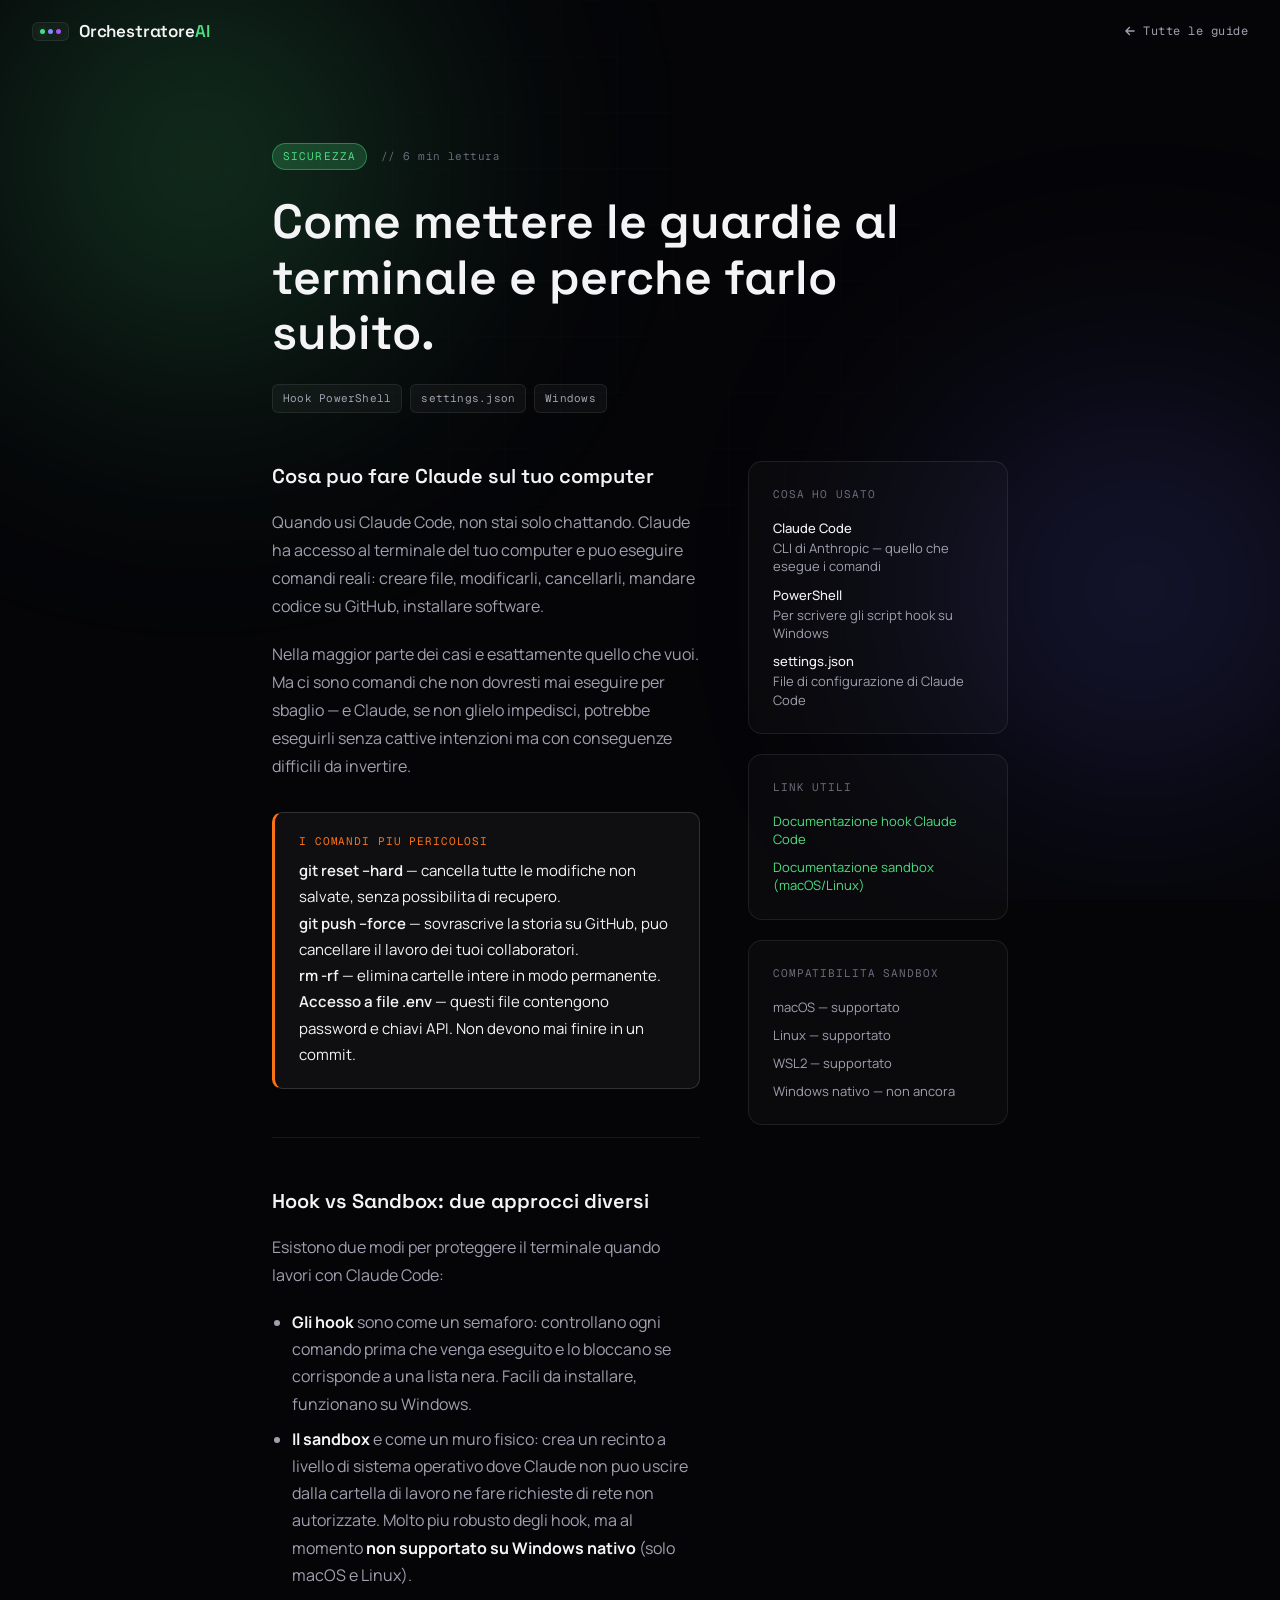
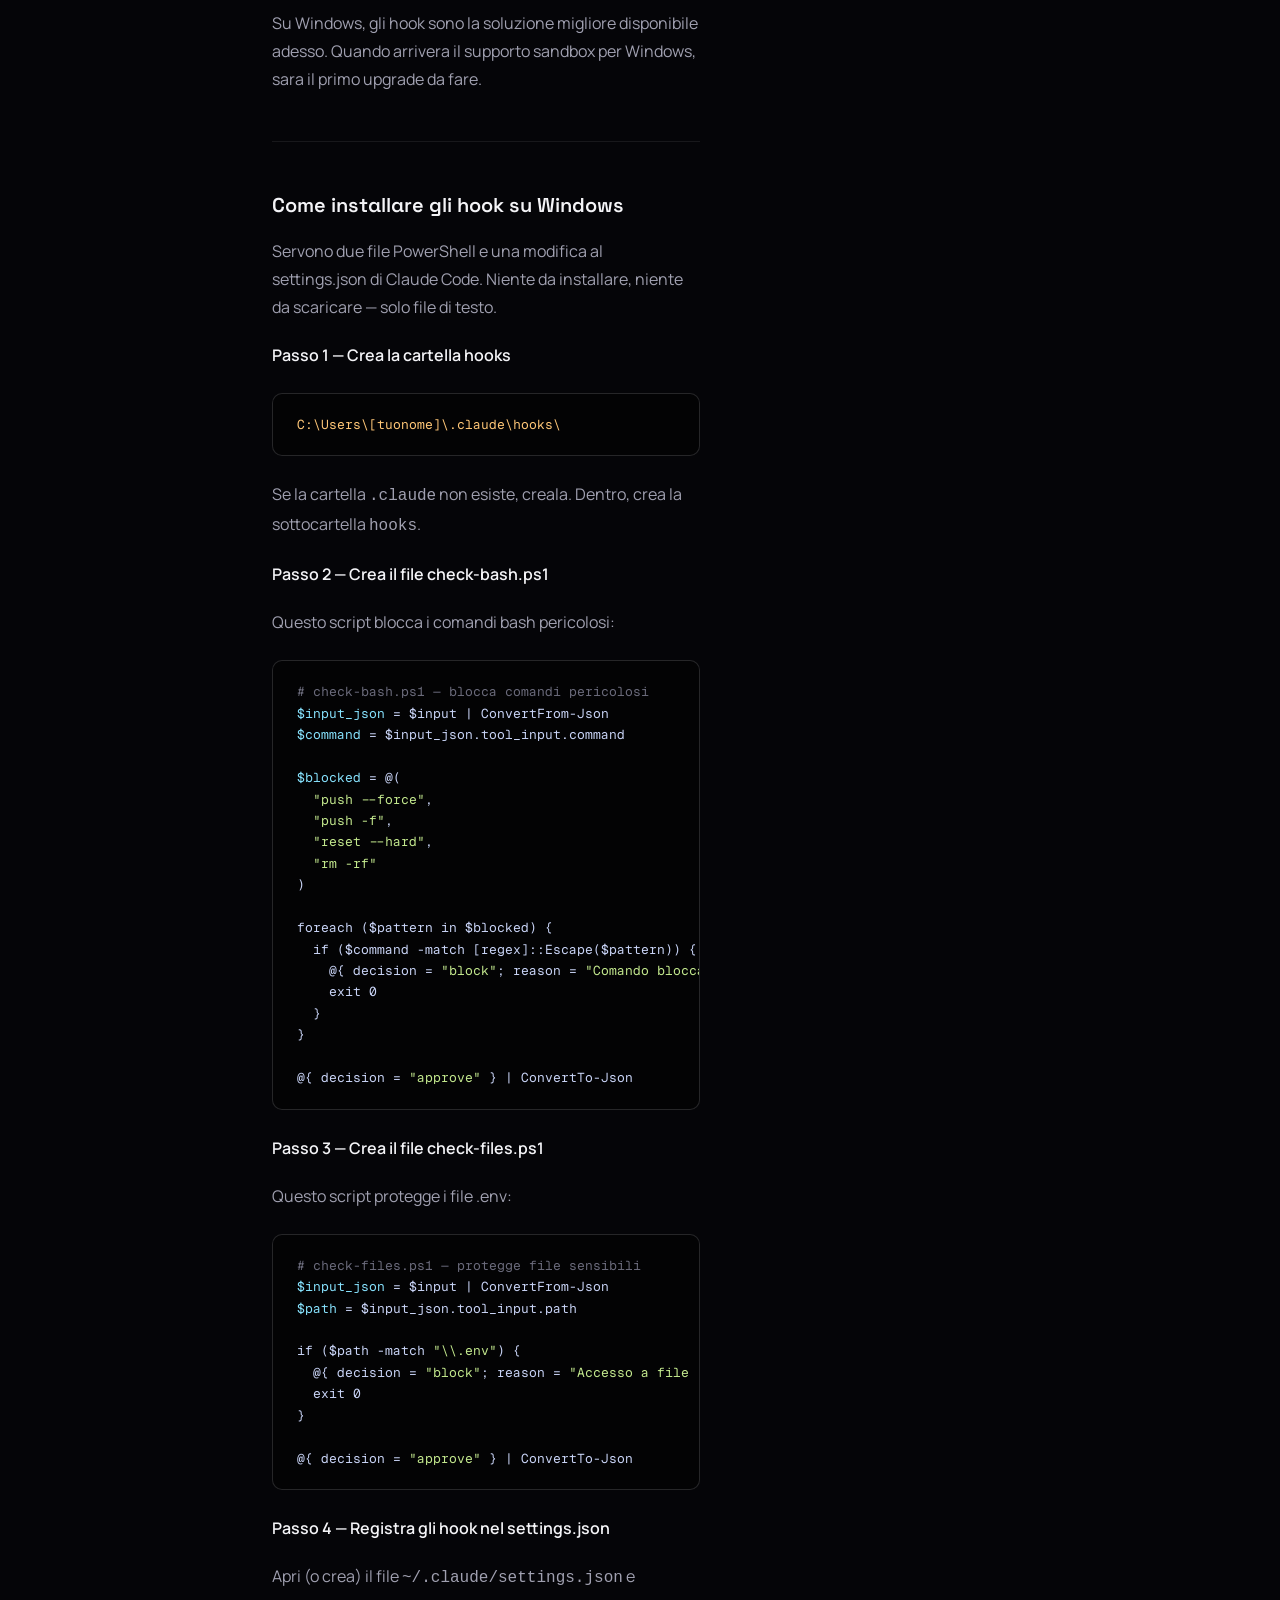
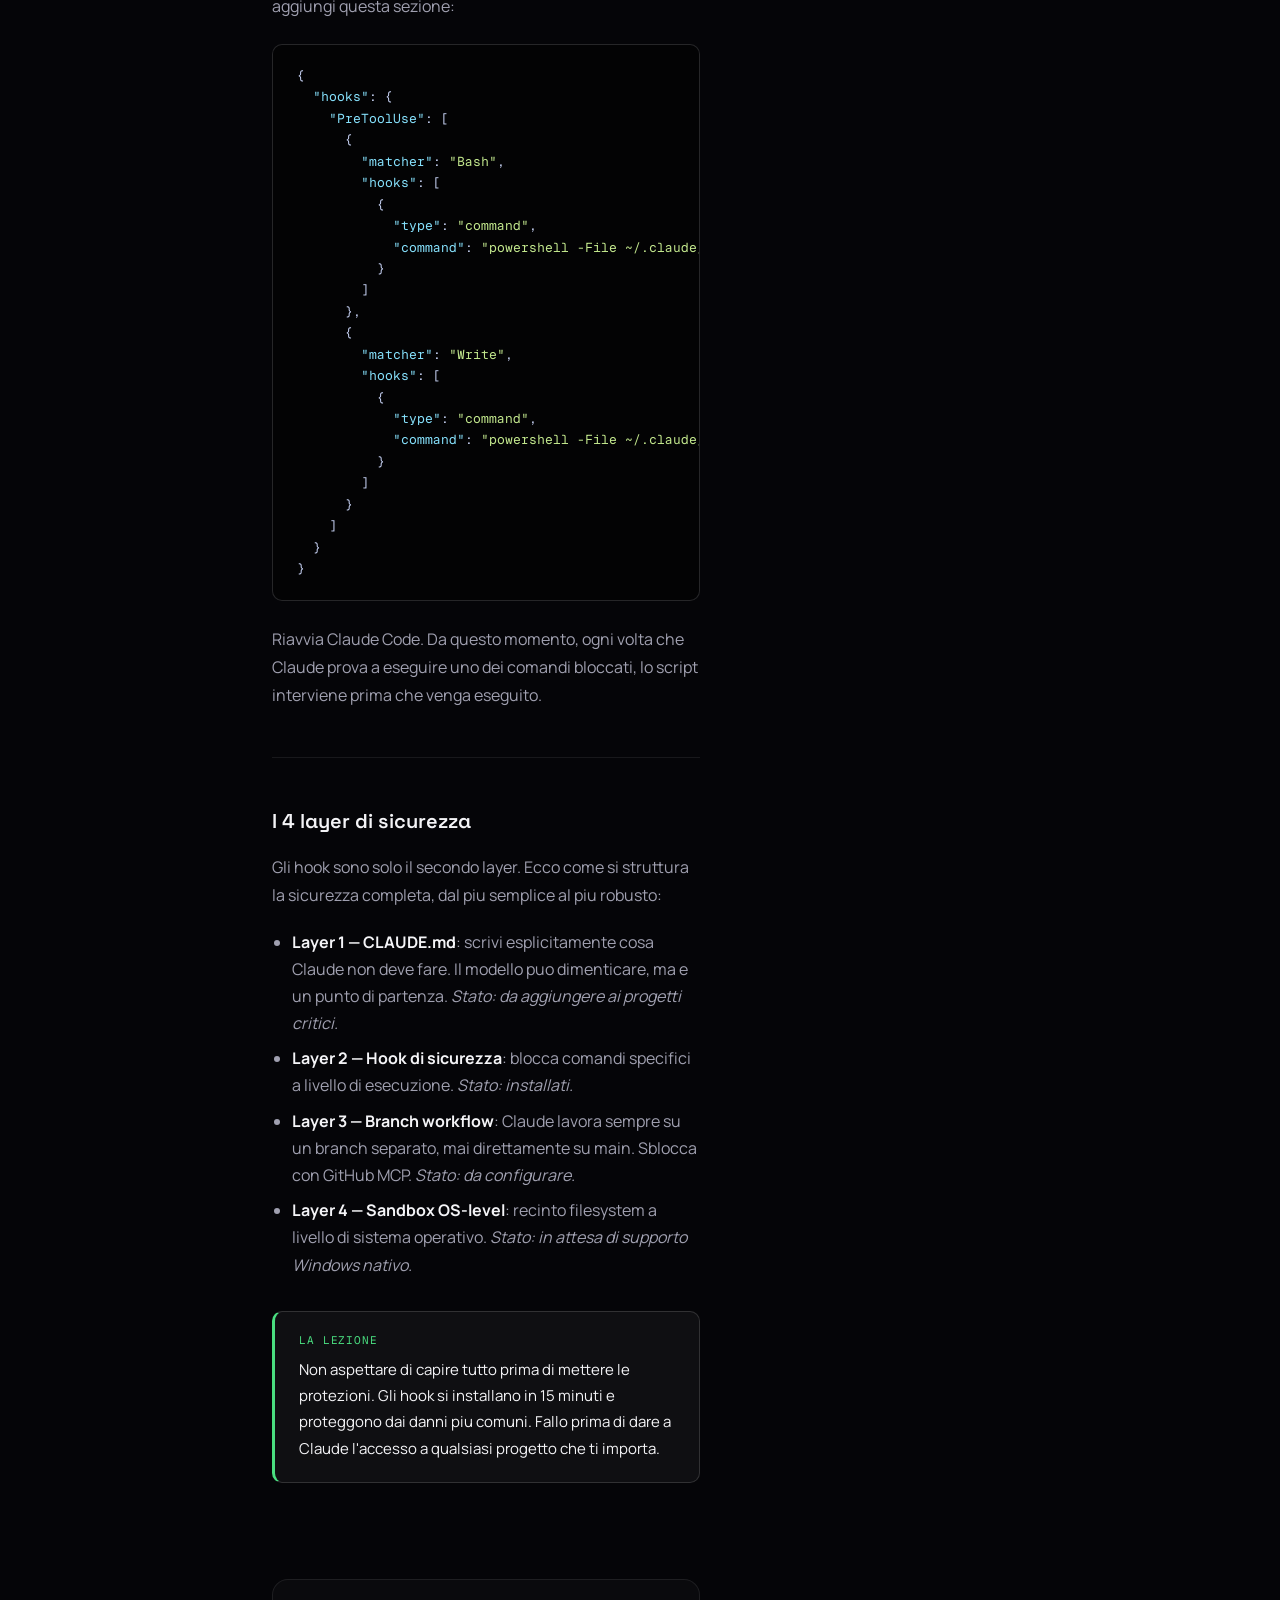
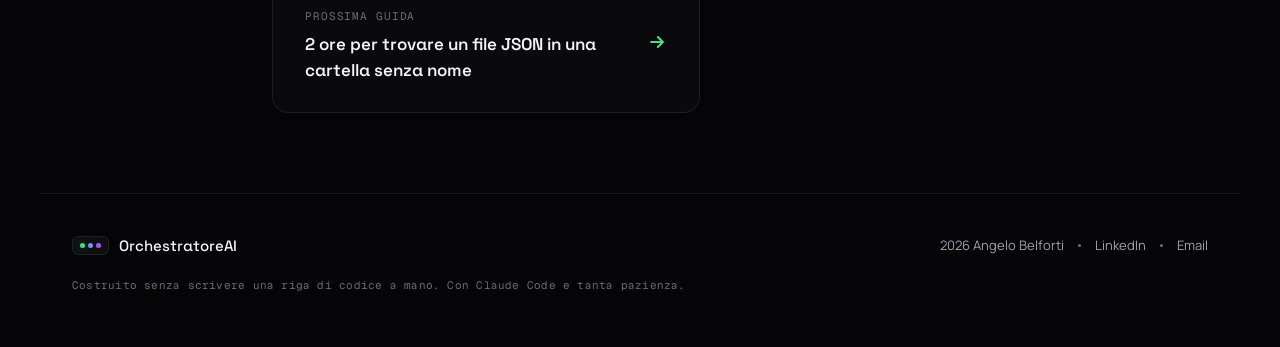
<file: guida-sicurezza.html>
<!doctype html>
<html lang="it">
<head>
<meta charset="utf-8" />
<meta name="viewport" content="width=device-width, initial-scale=1" />
<title>Come mettere le guardie al terminale · OrchestratoreAI</title>
<meta name="description" content="Claude puo eseguire comandi reali sul tuo computer. Prima che succeda qualcosa di brutto: come installare gli hook di sicurezza su Windows." />
<link rel="preconnect" href="https://fonts.googleapis.com" />
<link rel="preconnect" href="https://fonts.gstatic.com" crossorigin />
<link href="https://fonts.googleapis.com/css2?family=Space+Grotesk:wght@400;500;600&family=Manrope:wght@400;500;600&family=Geist+Mono:wght@400;500&display=swap" rel="stylesheet" />
<link rel="stylesheet" href="styles.css" />
<link rel="stylesheet" href="guide.css" />
</head>
<body>

<!-- Ambient -->
<div class="ambient" aria-hidden="true" style="opacity:0.5">
  <div class="ambient-blob ambient-blob-a"></div>
  <div class="ambient-blob ambient-blob-b"></div>
  <div class="ambient-grid"></div>
</div>

<!-- Nav -->
<nav class="nav">
  <a class="nav-logo" href="index.html">
    <span class="nav-logo-mark" aria-hidden="true">
      <span class="nav-logo-dot"></span>
      <span class="nav-logo-dot"></span>
      <span class="nav-logo-dot"></span>
    </span>
    <span class="nav-logo-text">Orchestratore<span class="nav-logo-accent">AI</span></span>
  </a>
  <div class="nav-right">
    <a class="guide-back-link" href="index.html#guide">
      <svg width="14" height="14" viewBox="0 0 24 24" fill="none" stroke="currentColor" stroke-width="2.4" stroke-linecap="round" stroke-linejoin="round"><path d="M19 12H5M11 6l-6 6 6 6"/></svg>
      Tutte le guide
    </a>
  </div>
</nav>

<!-- Hero -->
<header class="guide-hero">
  <div class="guide-hero-meta">
    <span class="guide-cat">Sicurezza</span>
    <span class="guide-readtime">// 6 min lettura</span>
  </div>
  <h1 class="guide-hero-title">Come mettere le guardie al terminale e perche farlo subito.</h1>
  <div class="guide-hero-chips">
    <span class="chip">Hook PowerShell</span>
    <span class="chip">settings.json</span>
    <span class="chip">Windows</span>
  </div>
</header>

<!-- Main -->
<main class="guide-main">

  <!-- Prose -->
  <article class="guide-prose">

    <h2>Cosa puo fare Claude sul tuo computer</h2>
    <p>
      Quando usi Claude Code, non stai solo chattando. Claude ha accesso al terminale
      del tuo computer e puo eseguire comandi reali: creare file, modificarli, cancellarli,
      mandare codice su GitHub, installare software.
    </p>
    <p>
      Nella maggior parte dei casi e esattamente quello che vuoi. Ma ci sono comandi
      che non dovresti mai eseguire per sbaglio — e Claude, se non glielo impedisci,
      potrebbe eseguirli senza cattive intenzioni ma con conseguenze difficili da invertire.
    </p>

    <div class="guide-callout callout-warning">
      <div class="guide-callout-label">I comandi piu pericolosi</div>
      <p>
        <strong>git reset --hard</strong> — cancella tutte le modifiche non salvate, senza possibilita di recupero.<br>
        <strong>git push --force</strong> — sovrascrive la storia su GitHub, puo cancellare il lavoro dei tuoi collaboratori.<br>
        <strong>rm -rf</strong> — elimina cartelle intere in modo permanente.<br>
        <strong>Accesso a file .env</strong> — questi file contengono password e chiavi API. Non devono mai finire in un commit.
      </p>
    </div>

    <h2>Hook vs Sandbox: due approcci diversi</h2>
    <p>
      Esistono due modi per proteggere il terminale quando lavori con Claude Code:
    </p>
    <ul>
      <li>
        <strong>Gli hook</strong> sono come un semaforo: controllano ogni comando prima che venga
        eseguito e lo bloccano se corrisponde a una lista nera. Facili da installare,
        funzionano su Windows.
      </li>
      <li>
        <strong>Il sandbox</strong> e come un muro fisico: crea un recinto a livello di sistema
        operativo dove Claude non puo uscire dalla cartella di lavoro ne fare richieste
        di rete non autorizzate. Molto piu robusto degli hook, ma al momento
        <strong>non supportato su Windows nativo</strong> (solo macOS e Linux).
      </li>
    </ul>
    <p>
      Su Windows, gli hook sono la soluzione migliore disponibile adesso.
      Quando arrivera il supporto sandbox per Windows, sara il primo upgrade da fare.
    </p>

    <h2>Come installare gli hook su Windows</h2>
    <p>
      Servono due file PowerShell e una modifica al settings.json di Claude Code.
      Niente da installare, niente da scaricare — solo file di testo.
    </p>

    <p><strong>Passo 1 — Crea la cartella hooks</strong></p>
    <div class="guide-code">
      <pre><span class="code-path">C:\Users\[tuonome]\.claude\hooks\</span></pre>
    </div>
    <p>Se la cartella <code>.claude</code> non esiste, creala. Dentro, crea la sottocartella <code>hooks</code>.</p>

    <p><strong>Passo 2 — Crea il file check-bash.ps1</strong></p>
    <p>Questo script blocca i comandi bash pericolosi:</p>
    <div class="guide-code">
<pre><span class="code-comment"># check-bash.ps1 — blocca comandi pericolosi</span>
<span class="code-key">$input_json</span> = $input | ConvertFrom-Json
<span class="code-key">$command</span> = $input_json.tool_input.command

<span class="code-key">$blocked</span> = @(
  <span class="code-val">"push --force"</span>,
  <span class="code-val">"push -f"</span>,
  <span class="code-val">"reset --hard"</span>,
  <span class="code-val">"rm -rf"</span>
)

foreach ($pattern in $blocked) {
  if ($command -match [regex]::Escape($pattern)) {
    @{ decision = <span class="code-val">"block"</span>; reason = <span class="code-val">"Comando bloccato dall hook di sicurezza: $pattern"</span> } | ConvertTo-Json
    exit 0
  }
}

@{ decision = <span class="code-val">"approve"</span> } | ConvertTo-Json</pre>
    </div>

    <p><strong>Passo 3 — Crea il file check-files.ps1</strong></p>
    <p>Questo script protegge i file .env:</p>
    <div class="guide-code">
<pre><span class="code-comment"># check-files.ps1 — protegge file sensibili</span>
<span class="code-key">$input_json</span> = $input | ConvertFrom-Json
<span class="code-key">$path</span> = $input_json.tool_input.path

if ($path -match <span class="code-val">"\\.env"</span>) {
  @{ decision = <span class="code-val">"block"</span>; reason = <span class="code-val">"Accesso a file .env bloccato"</span> } | ConvertTo-Json
  exit 0
}

@{ decision = <span class="code-val">"approve"</span> } | ConvertTo-Json</pre>
    </div>

    <p><strong>Passo 4 — Registra gli hook nel settings.json</strong></p>
    <p>Apri (o crea) il file <code>~/.claude/settings.json</code> e aggiungi questa sezione:</p>
    <div class="guide-code">
<pre>{
  <span class="code-key">"hooks"</span>: {
    <span class="code-key">"PreToolUse"</span>: [
      {
        <span class="code-key">"matcher"</span>: <span class="code-val">"Bash"</span>,
        <span class="code-key">"hooks"</span>: [
          {
            <span class="code-key">"type"</span>: <span class="code-val">"command"</span>,
            <span class="code-key">"command"</span>: <span class="code-val">"powershell -File ~/.claude/hooks/check-bash.ps1"</span>
          }
        ]
      },
      {
        <span class="code-key">"matcher"</span>: <span class="code-val">"Write"</span>,
        <span class="code-key">"hooks"</span>: [
          {
            <span class="code-key">"type"</span>: <span class="code-val">"command"</span>,
            <span class="code-key">"command"</span>: <span class="code-val">"powershell -File ~/.claude/hooks/check-files.ps1"</span>
          }
        ]
      }
    ]
  }
}</pre>
    </div>

    <p>Riavvia Claude Code. Da questo momento, ogni volta che Claude prova a eseguire
    uno dei comandi bloccati, lo script interviene prima che venga eseguito.</p>

    <h2>I 4 layer di sicurezza</h2>
    <p>
      Gli hook sono solo il secondo layer. Ecco come si struttura la sicurezza completa,
      dal piu semplice al piu robusto:
    </p>
    <ul>
      <li>
        <strong>Layer 1 — CLAUDE.md</strong>: scrivi esplicitamente cosa Claude non deve fare.
        Il modello puo dimenticare, ma e un punto di partenza.
        <em>Stato: da aggiungere ai progetti critici.</em>
      </li>
      <li>
        <strong>Layer 2 — Hook di sicurezza</strong>: blocca comandi specifici a livello di esecuzione.
        <em>Stato: installati.</em>
      </li>
      <li>
        <strong>Layer 3 — Branch workflow</strong>: Claude lavora sempre su un branch separato,
        mai direttamente su main. Sblocca con GitHub MCP.
        <em>Stato: da configurare.</em>
      </li>
      <li>
        <strong>Layer 4 — Sandbox OS-level</strong>: recinto filesystem a livello di sistema operativo.
        <em>Stato: in attesa di supporto Windows nativo.</em>
      </li>
    </ul>

    <div class="guide-callout">
      <div class="guide-callout-label">La lezione</div>
      <p>Non aspettare di capire tutto prima di mettere le protezioni. Gli hook si installano
      in 15 minuti e proteggono dai danni piu comuni. Fallo prima di dare a Claude
      l'accesso a qualsiasi progetto che ti importa.</p>
    </div>

  </article>

  <!-- Sidebar -->
  <aside class="guide-sidebar">

    <div class="guide-sidebar-card">
      <div class="guide-sidebar-title">Cosa ho usato</div>
      <ul class="guide-sidebar-list">
        <li>
          <span class="tool-name">Claude Code</span>
          CLI di Anthropic — quello che esegue i comandi
        </li>
        <li>
          <span class="tool-name">PowerShell</span>
          Per scrivere gli script hook su Windows
        </li>
        <li>
          <span class="tool-name">settings.json</span>
          File di configurazione di Claude Code
        </li>
      </ul>
    </div>

    <div class="guide-sidebar-card">
      <div class="guide-sidebar-title">Link utili</div>
      <ul class="guide-sidebar-list">
        <li>
          <a href="https://docs.anthropic.com/en/docs/claude-code/hooks" target="_blank" rel="noreferrer">
            Documentazione hook Claude Code
          </a>
        </li>
        <li>
          <a href="https://docs.anthropic.com/en/docs/claude-code/sandboxing" target="_blank" rel="noreferrer">
            Documentazione sandbox (macOS/Linux)
          </a>
        </li>
      </ul>
    </div>

    <div class="guide-sidebar-card">
      <div class="guide-sidebar-title">Compatibilita sandbox</div>
      <ul class="guide-sidebar-list">
        <li>macOS — supportato</li>
        <li>Linux — supportato</li>
        <li>WSL2 — supportato</li>
        <li>Windows nativo — non ancora</li>
      </ul>
    </div>

  </aside>

  <!-- Next guide -->
  <div class="guide-next-wrap">
    <a class="guide-next" href="guida-manifest.html">
      <div>
        <div class="guide-next-label">Prossima guida</div>
        <div class="guide-next-title">2 ore per trovare un file JSON in una cartella senza nome</div>
      </div>
      <span class="guide-next-arrow" aria-hidden="true">
        <svg width="20" height="20" viewBox="0 0 24 24" fill="none" stroke="currentColor" stroke-width="2.4" stroke-linecap="round" stroke-linejoin="round"><path d="M5 12h14M13 6l6 6-6 6"/></svg>
      </span>
    </a>
  </div>

</main>

<!-- Footer -->
<footer class="footer">
  <div class="footer-row">
    <div class="footer-brand">
      <span class="nav-logo-mark" aria-hidden="true">
        <span class="nav-logo-dot"></span>
        <span class="nav-logo-dot"></span>
        <span class="nav-logo-dot"></span>
      </span>
      <span>OrchestratoreAI</span>
    </div>
    <div class="footer-meta">
      <span>2026 Angelo Belforti</span>
      <span class="footer-sep"></span>
      <a href="https://www.linkedin.com/in/angelo-belforti-6a31891a8/" target="_blank" rel="noreferrer noopener">LinkedIn</a>
      <span class="footer-sep"></span>
      <a href="mailto:angelobelfo@gmail.com">Email</a>
    </div>
  </div>
  <div class="footer-fine">
    Costruito senza scrivere una riga di codice a mano. Con Claude Code e tanta pazienza.
  </div>
</footer>


  <!-- Vercel Web Analytics -->
  <script defer src="https://va.vercel-scripts.com/v1/script.js"></script>
</body>
</html>
</file>
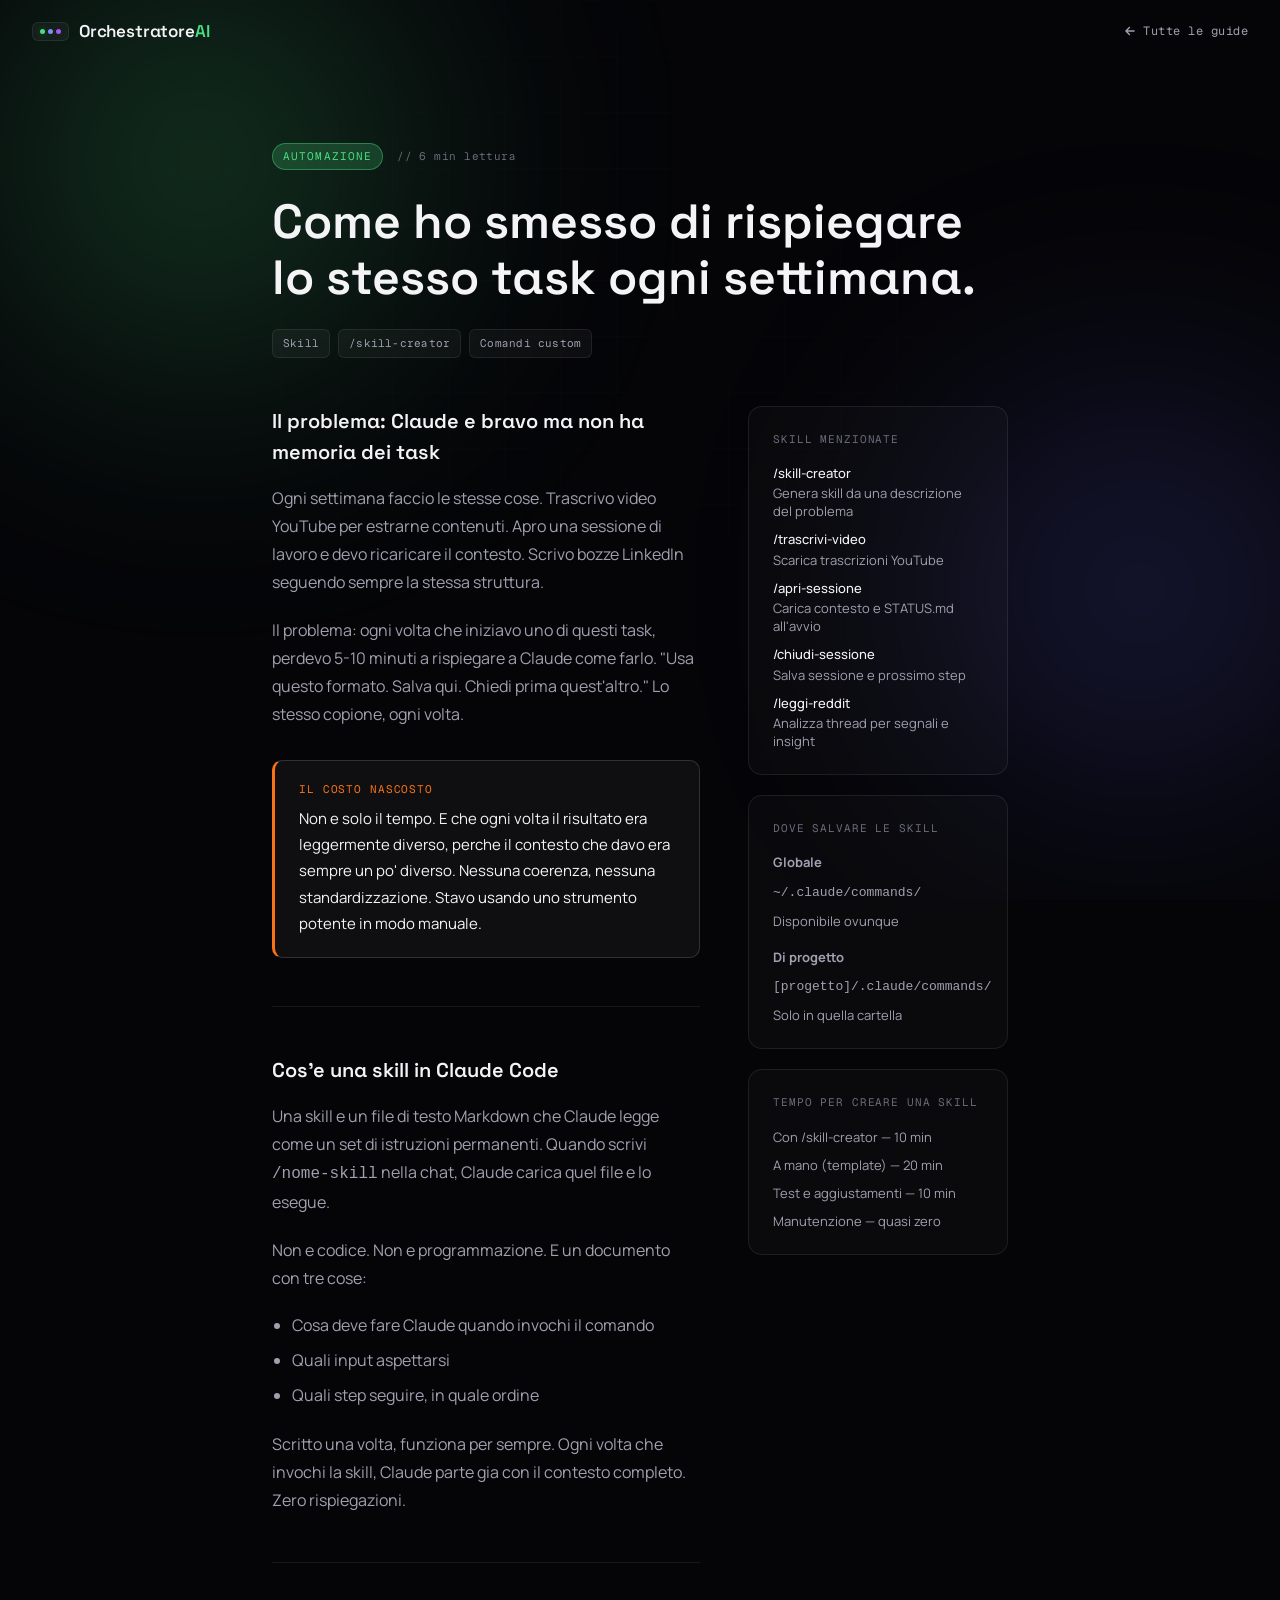
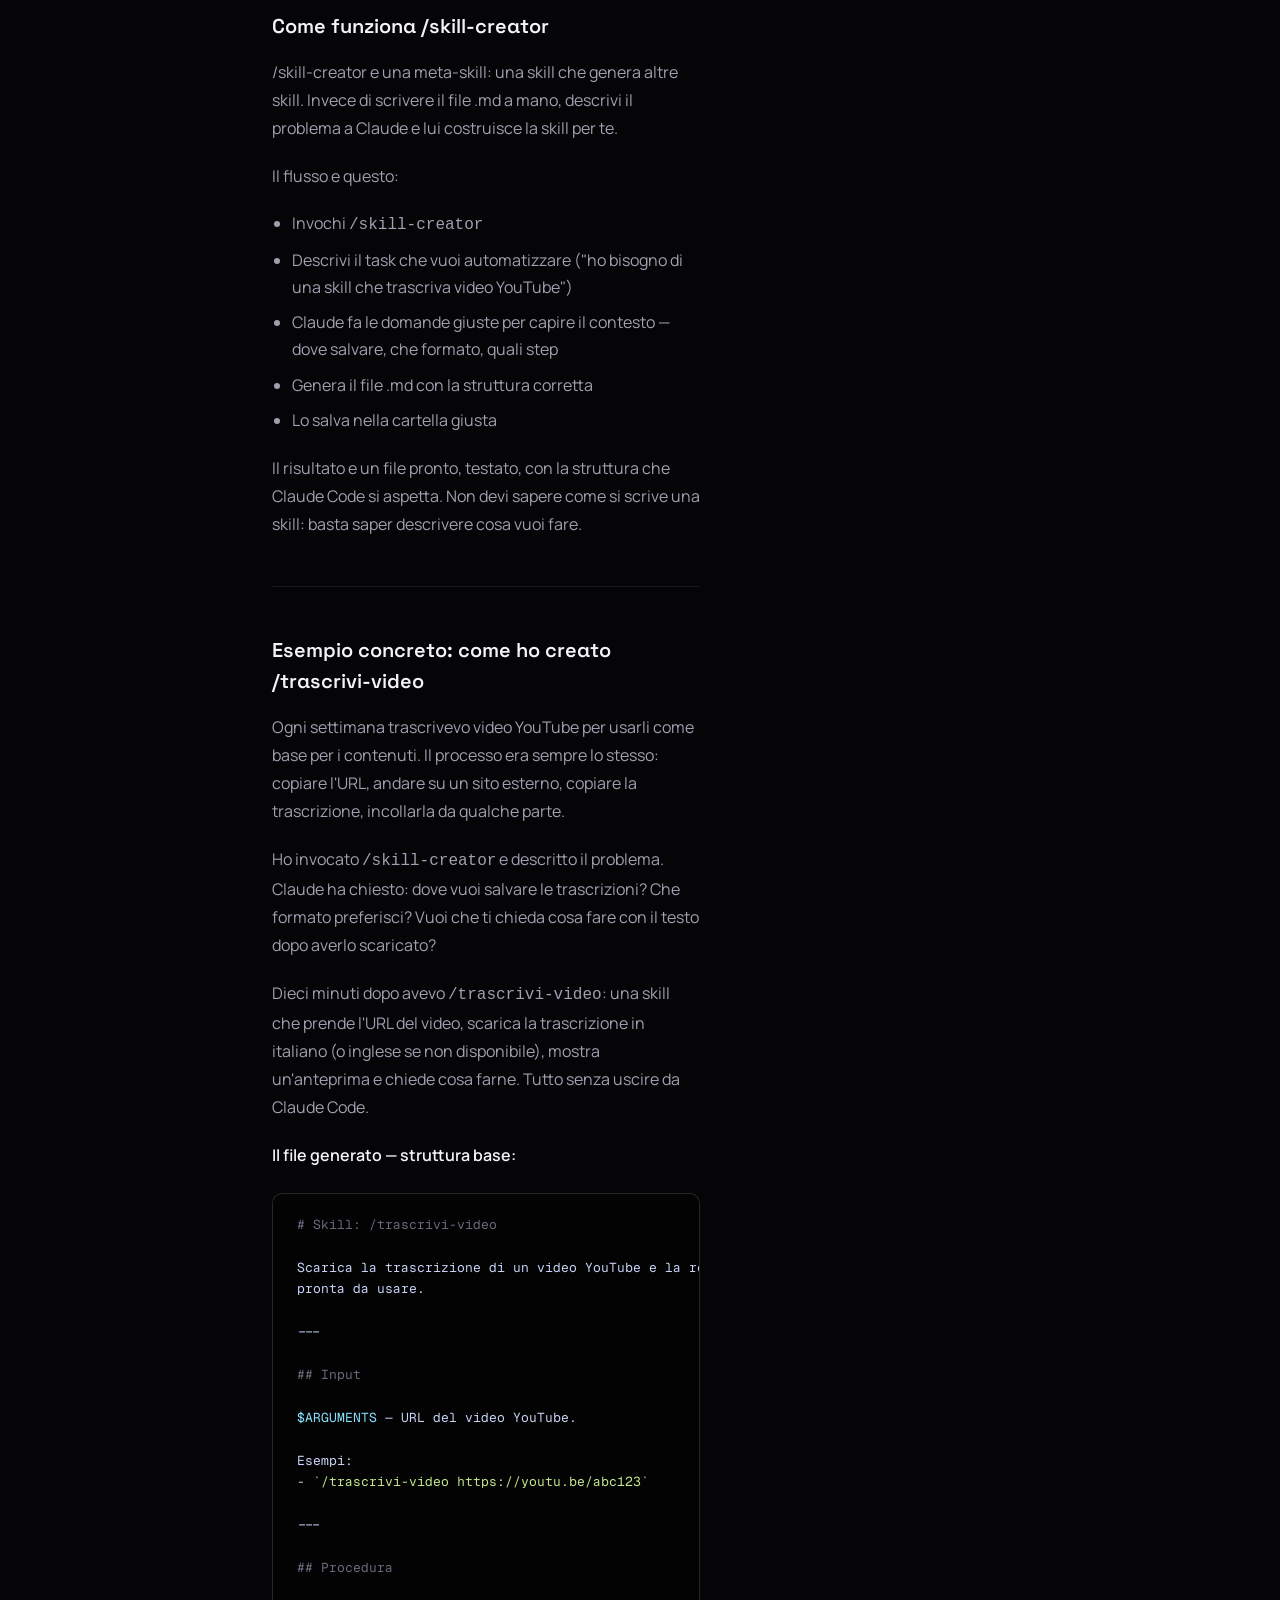
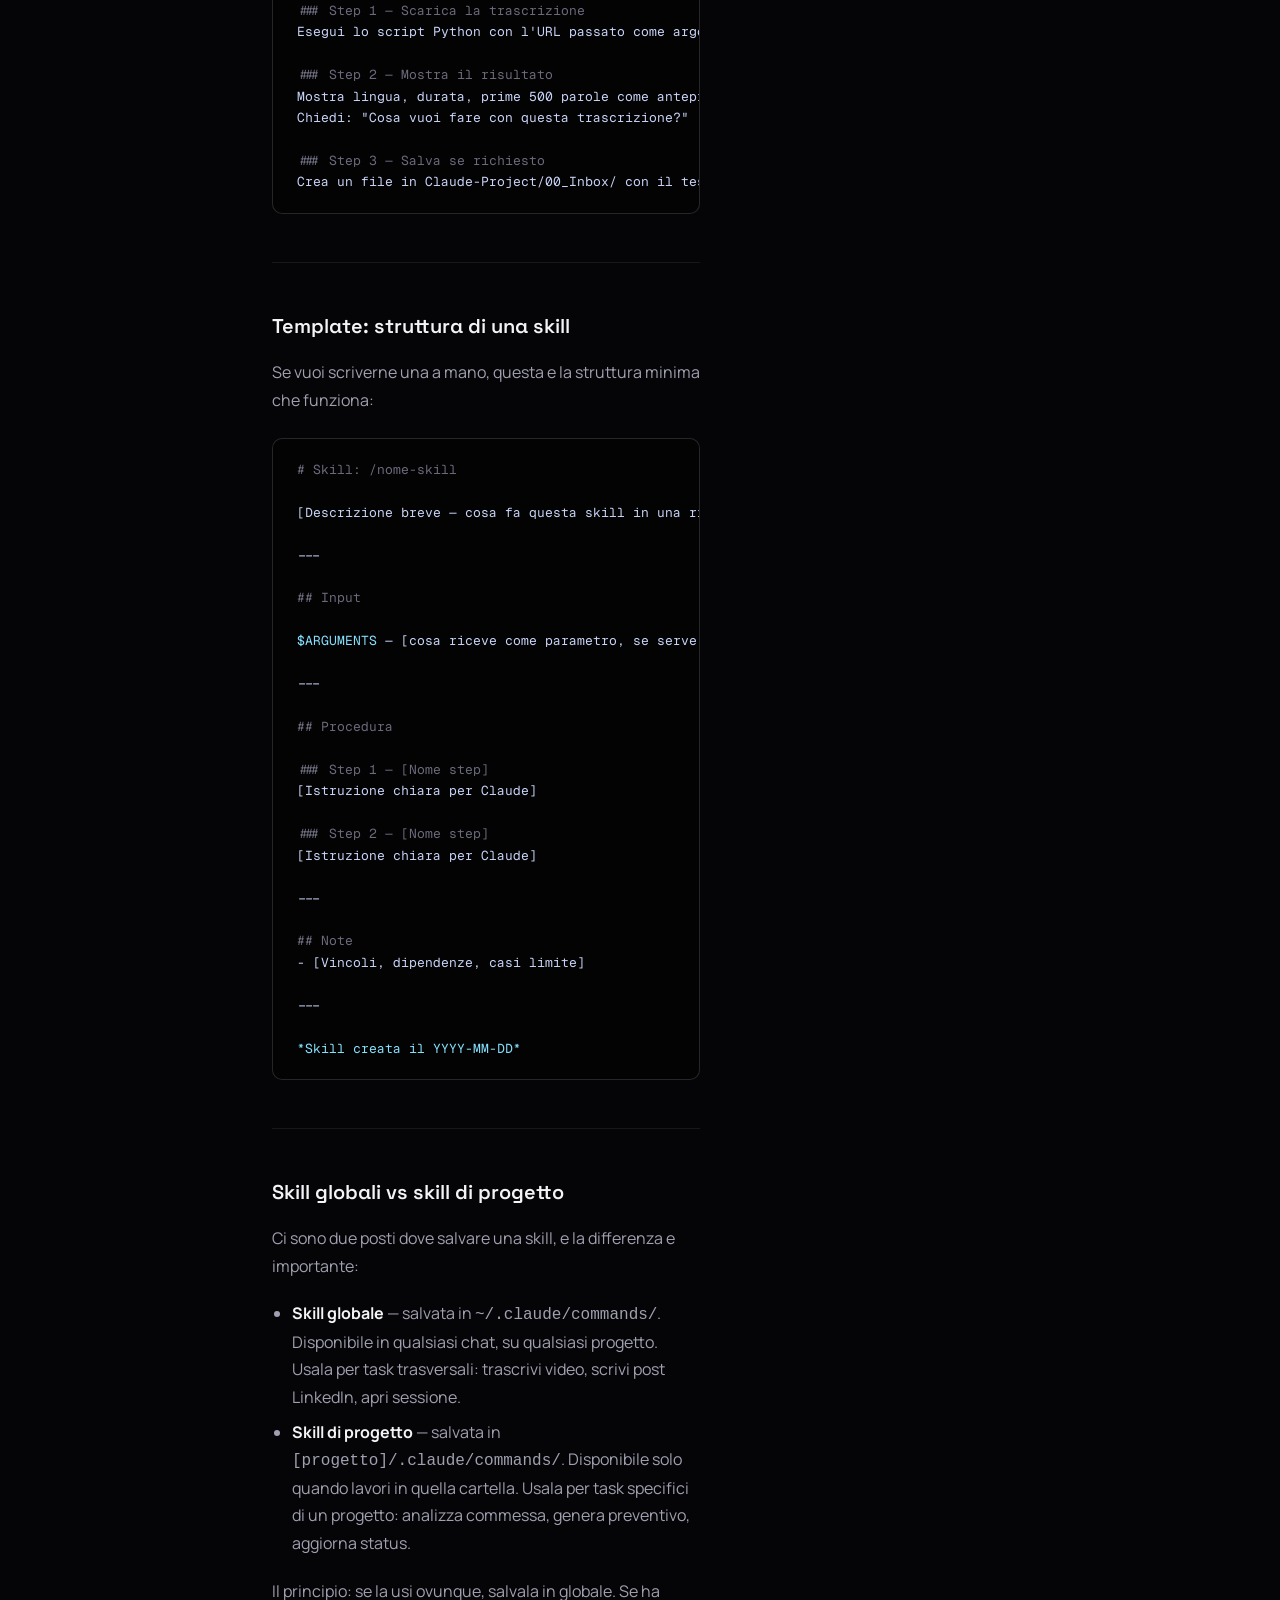
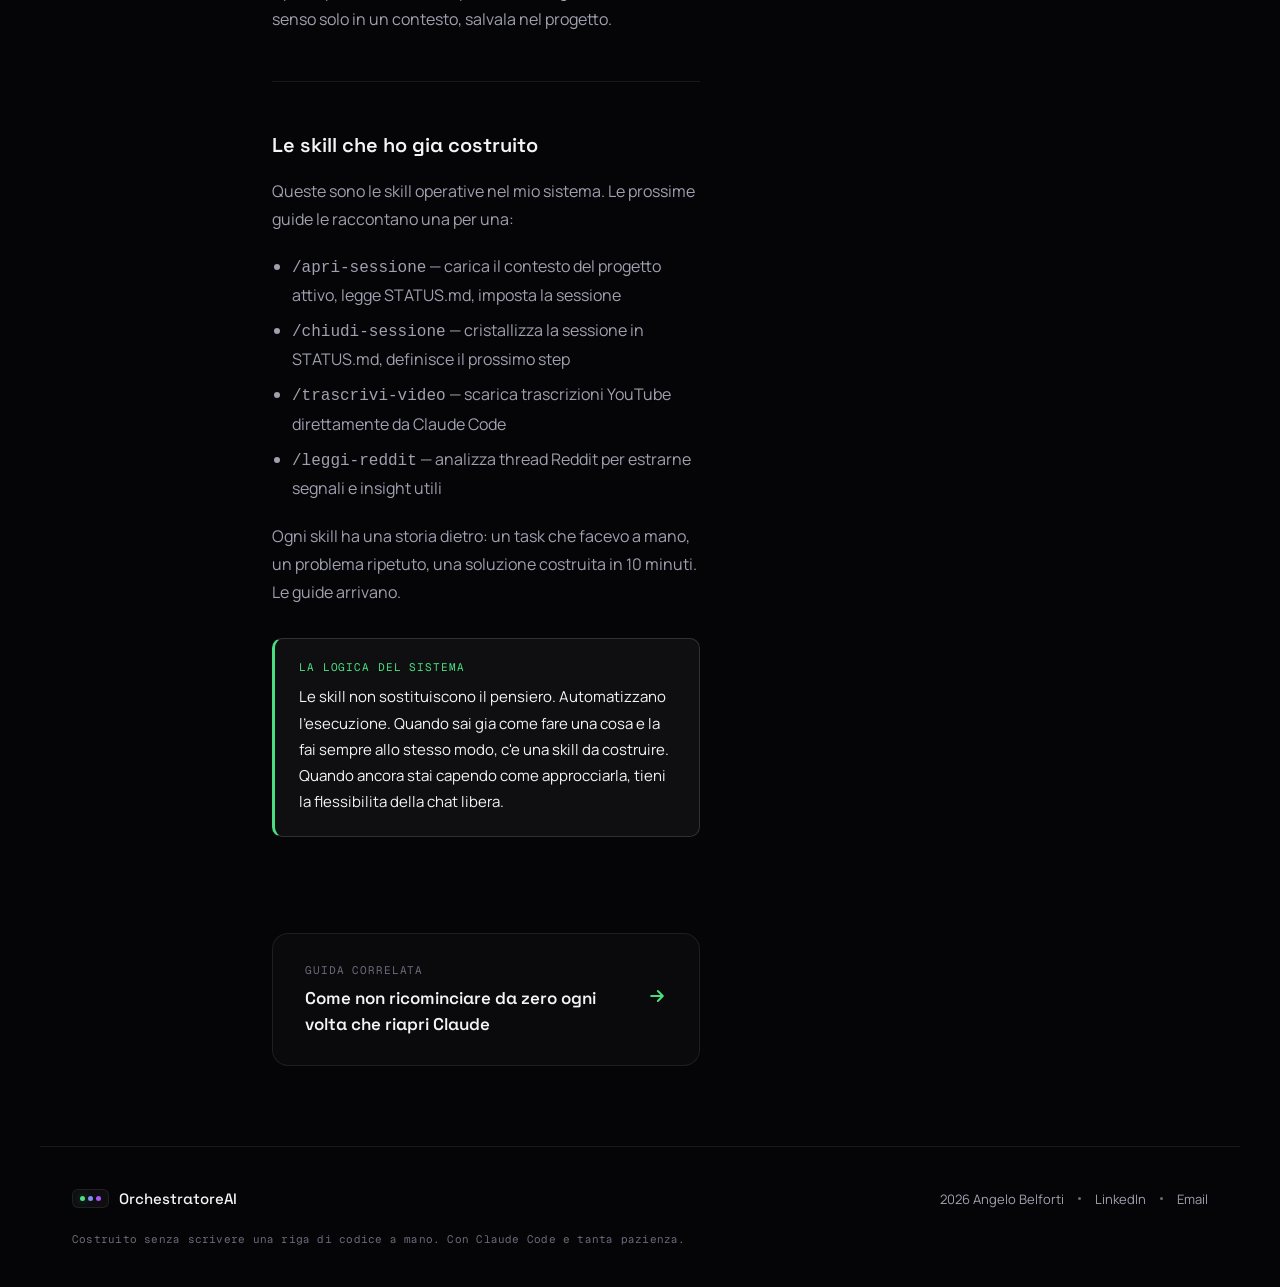
<file: guida-skill-creator.html>
<!doctype html>
<html lang="it">
<head>
<meta charset="utf-8" />
<meta name="viewport" content="width=device-width, initial-scale=1" />
<title>Come creare skill custom in Claude Code · OrchestratoreAI</title>
<meta name="description" content="Ogni task ripetitivo ti costa tempo a rispiegare il contesto. Come ho risolto con file .md che Claude legge come istruzioni permanenti, invocabili con /nome." />
<link rel="preconnect" href="https://fonts.googleapis.com" />
<link rel="preconnect" href="https://fonts.gstatic.com" crossorigin />
<link href="https://fonts.googleapis.com/css2?family=Space+Grotesk:wght@400;500;600&family=Manrope:wght@400;500;600&family=Geist+Mono:wght@400;500&display=swap" rel="stylesheet" />
<link rel="stylesheet" href="styles.css" />
<link rel="stylesheet" href="guide.css" />
</head>
<body>

<!-- Ambient -->
<div class="ambient" aria-hidden="true" style="opacity:0.5">
  <div class="ambient-blob ambient-blob-a"></div>
  <div class="ambient-blob ambient-blob-b"></div>
  <div class="ambient-grid"></div>
</div>

<!-- Nav -->
<nav class="nav">
  <a class="nav-logo" href="index.html">
    <span class="nav-logo-mark" aria-hidden="true">
      <span class="nav-logo-dot"></span>
      <span class="nav-logo-dot"></span>
      <span class="nav-logo-dot"></span>
    </span>
    <span class="nav-logo-text">Orchestratore<span class="nav-logo-accent">AI</span></span>
  </a>
  <div class="nav-right">
    <a class="guide-back-link" href="index.html#guide">
      <svg width="14" height="14" viewBox="0 0 24 24" fill="none" stroke="currentColor" stroke-width="2.4" stroke-linecap="round" stroke-linejoin="round"><path d="M19 12H5M11 6l-6 6 6 6"/></svg>
      Tutte le guide
    </a>
  </div>
</nav>

<!-- Hero -->
<header class="guide-hero">
  <div class="guide-hero-meta">
    <span class="guide-cat">Automazione</span>
    <span class="guide-readtime">// 6 min lettura</span>
  </div>
  <h1 class="guide-hero-title">Come ho smesso di rispiegare lo stesso task ogni settimana.</h1>
  <div class="guide-hero-chips">
    <span class="chip">Skill</span>
    <span class="chip">/skill-creator</span>
    <span class="chip">Comandi custom</span>
  </div>
</header>

<!-- Main -->
<main class="guide-main">

  <!-- Prose -->
  <article class="guide-prose">

    <h2>Il problema: Claude e bravo ma non ha memoria dei task</h2>
    <p>
      Ogni settimana faccio le stesse cose. Trascrivo video YouTube per estrarne contenuti.
      Apro una sessione di lavoro e devo ricaricare il contesto. Scrivo bozze LinkedIn
      seguendo sempre la stessa struttura.
    </p>
    <p>
      Il problema: ogni volta che iniziavo uno di questi task, perdevo 5-10 minuti
      a rispiegare a Claude come farlo. "Usa questo formato. Salva qui. Chiedi prima quest'altro."
      Lo stesso copione, ogni volta.
    </p>

    <div class="guide-callout callout-warning">
      <div class="guide-callout-label">Il costo nascosto</div>
      <p>
        Non e solo il tempo. E che ogni volta il risultato era leggermente diverso,
        perche il contesto che davo era sempre un po' diverso. Nessuna coerenza,
        nessuna standardizzazione. Stavo usando uno strumento potente in modo manuale.
      </p>
    </div>

    <h2>Cos'e una skill in Claude Code</h2>
    <p>
      Una skill e un file di testo Markdown che Claude legge come un set di istruzioni permanenti.
      Quando scrivi <code>/nome-skill</code> nella chat, Claude carica quel file e lo esegue.
    </p>
    <p>
      Non e codice. Non e programmazione. E un documento con tre cose:
    </p>
    <ul>
      <li>Cosa deve fare Claude quando invochi il comando</li>
      <li>Quali input aspettarsi</li>
      <li>Quali step seguire, in quale ordine</li>
    </ul>
    <p>
      Scritto una volta, funziona per sempre. Ogni volta che invochi la skill,
      Claude parte gia con il contesto completo. Zero rispiegazioni.
    </p>

    <h2>Come funziona /skill-creator</h2>
    <p>
      /skill-creator e una meta-skill: una skill che genera altre skill.
      Invece di scrivere il file .md a mano, descrivi il problema a Claude
      e lui costruisce la skill per te.
    </p>
    <p>Il flusso e questo:</p>
    <ul>
      <li>Invochi <code>/skill-creator</code></li>
      <li>Descrivi il task che vuoi automatizzare ("ho bisogno di una skill che trascriva video YouTube")</li>
      <li>Claude fa le domande giuste per capire il contesto — dove salvare, che formato, quali step</li>
      <li>Genera il file .md con la struttura corretta</li>
      <li>Lo salva nella cartella giusta</li>
    </ul>
    <p>
      Il risultato e un file pronto, testato, con la struttura che Claude Code si aspetta.
      Non devi sapere come si scrive una skill: basta saper descrivere cosa vuoi fare.
    </p>

    <h2>Esempio concreto: come ho creato /trascrivi-video</h2>
    <p>
      Ogni settimana trascrivevo video YouTube per usarli come base per i contenuti.
      Il processo era sempre lo stesso: copiare l'URL, andare su un sito esterno,
      copiare la trascrizione, incollarla da qualche parte.
    </p>
    <p>
      Ho invocato <code>/skill-creator</code> e descritto il problema.
      Claude ha chiesto: dove vuoi salvare le trascrizioni? Che formato preferisci?
      Vuoi che ti chieda cosa fare con il testo dopo averlo scaricato?
    </p>
    <p>
      Dieci minuti dopo avevo <code>/trascrivi-video</code>: una skill che prende l'URL
      del video, scarica la trascrizione in italiano (o inglese se non disponibile),
      mostra un'anteprima e chiede cosa farne. Tutto senza uscire da Claude Code.
    </p>

    <p><strong>Il file generato — struttura base:</strong></p>
    <div class="guide-code">
<pre><span class="code-comment"># Skill: /trascrivi-video</span>

Scarica la trascrizione di un video YouTube e la restituisce
pronta da usare.

---

<span class="code-comment">## Input</span>

<span class="code-key">$ARGUMENTS</span> — URL del video YouTube.

Esempi:
- <span class="code-val">`/trascrivi-video https://youtu.be/abc123`</span>

---

<span class="code-comment">## Procedura</span>

<span class="code-comment">### Step 1 — Scarica la trascrizione</span>
Esegui lo script Python con l'URL passato come argomento.

<span class="code-comment">### Step 2 — Mostra il risultato</span>
Mostra lingua, durata, prime 500 parole come anteprima.
Chiedi: "Cosa vuoi fare con questa trascrizione?"

<span class="code-comment">### Step 3 — Salva se richiesto</span>
Crea un file in Claude-Project/00_Inbox/ con il testo completo.</pre>
    </div>

    <h2>Template: struttura di una skill</h2>
    <p>
      Se vuoi scriverne una a mano, questa e la struttura minima che funziona:
    </p>
    <div class="guide-code">
<pre><span class="code-comment"># Skill: /nome-skill</span>

[Descrizione breve — cosa fa questa skill in una riga]

---

<span class="code-comment">## Input</span>

<span class="code-key">$ARGUMENTS</span> — [cosa riceve come parametro, se serve]

---

<span class="code-comment">## Procedura</span>

<span class="code-comment">### Step 1 — [Nome step]</span>
[Istruzione chiara per Claude]

<span class="code-comment">### Step 2 — [Nome step]</span>
[Istruzione chiara per Claude]

---

<span class="code-comment">## Note</span>
- [Vincoli, dipendenze, casi limite]

---

<span class="code-key">*Skill creata il YYYY-MM-DD*</span></pre>
    </div>

    <h2>Skill globali vs skill di progetto</h2>
    <p>
      Ci sono due posti dove salvare una skill, e la differenza e importante:
    </p>
    <ul>
      <li>
        <strong>Skill globale</strong> — salvata in <code>~/.claude/commands/</code>.
        Disponibile in qualsiasi chat, su qualsiasi progetto. Usala per task trasversali:
        trascrivi video, scrivi post LinkedIn, apri sessione.
      </li>
      <li>
        <strong>Skill di progetto</strong> — salvata in <code>[progetto]/.claude/commands/</code>.
        Disponibile solo quando lavori in quella cartella. Usala per task specifici
        di un progetto: analizza commessa, genera preventivo, aggiorna status.
      </li>
    </ul>
    <p>
      Il principio: se la usi ovunque, salvala in globale. Se ha senso solo in un contesto,
      salvala nel progetto.
    </p>

    <h2>Le skill che ho gia costruito</h2>
    <p>
      Queste sono le skill operative nel mio sistema. Le prossime guide le raccontano una per una:
    </p>
    <ul>
      <li><code>/apri-sessione</code> — carica il contesto del progetto attivo, legge STATUS.md, imposta la sessione</li>
      <li><code>/chiudi-sessione</code> — cristallizza la sessione in STATUS.md, definisce il prossimo step</li>
      <li><code>/trascrivi-video</code> — scarica trascrizioni YouTube direttamente da Claude Code</li>
      <li><code>/leggi-reddit</code> — analizza thread Reddit per estrarne segnali e insight utili</li>
    </ul>
    <p>
      Ogni skill ha una storia dietro: un task che facevo a mano, un problema ripetuto,
      una soluzione costruita in 10 minuti. Le guide arrivano.
    </p>

    <div class="guide-callout">
      <div class="guide-callout-label">La logica del sistema</div>
      <p>
        Le skill non sostituiscono il pensiero. Automatizzano l'esecuzione.
        Quando sai gia come fare una cosa e la fai sempre allo stesso modo,
        c'e una skill da costruire. Quando ancora stai capendo come approcciarla,
        tieni la flessibilita della chat libera.
      </p>
    </div>

  </article>

  <!-- Sidebar -->
  <aside class="guide-sidebar">

    <div class="guide-sidebar-card">
      <div class="guide-sidebar-title">Skill menzionate</div>
      <ul class="guide-sidebar-list">
        <li>
          <span class="tool-name">/skill-creator</span>
          Genera skill da una descrizione del problema
        </li>
        <li>
          <span class="tool-name">/trascrivi-video</span>
          Scarica trascrizioni YouTube
        </li>
        <li>
          <span class="tool-name">/apri-sessione</span>
          Carica contesto e STATUS.md all'avvio
        </li>
        <li>
          <span class="tool-name">/chiudi-sessione</span>
          Salva sessione e prossimo step
        </li>
        <li>
          <span class="tool-name">/leggi-reddit</span>
          Analizza thread per segnali e insight
        </li>
      </ul>
    </div>

    <div class="guide-sidebar-card">
      <div class="guide-sidebar-title">Dove salvare le skill</div>
      <ul class="guide-sidebar-list">
        <li><strong>Globale</strong></li>
        <li><code>~/.claude/commands/</code></li>
        <li>Disponibile ovunque</li>
        <li style="margin-top:8px"><strong>Di progetto</strong></li>
        <li><code>[progetto]/.claude/commands/</code></li>
        <li>Solo in quella cartella</li>
      </ul>
    </div>

    <div class="guide-sidebar-card">
      <div class="guide-sidebar-title">Tempo per creare una skill</div>
      <ul class="guide-sidebar-list">
        <li>Con /skill-creator — 10 min</li>
        <li>A mano (template) — 20 min</li>
        <li>Test e aggiustamenti — 10 min</li>
        <li>Manutenzione — quasi zero</li>
      </ul>
    </div>

  </aside>

  <!-- Next guide -->
  <div class="guide-next-wrap">
    <a class="guide-next" href="guida-chat-orchestratrice.html">
      <div>
        <div class="guide-next-label">Guida correlata</div>
        <div class="guide-next-title">Come non ricominciare da zero ogni volta che riapri Claude</div>
      </div>
      <span class="guide-next-arrow" aria-hidden="true">
        <svg width="20" height="20" viewBox="0 0 24 24" fill="none" stroke="currentColor" stroke-width="2.4" stroke-linecap="round" stroke-linejoin="round"><path d="M5 12h14M13 6l6 6-6 6"/></svg>
      </span>
    </a>
  </div>

</main>

<!-- Footer -->
<footer class="footer">
  <div class="footer-row">
    <div class="footer-brand">
      <span class="nav-logo-mark" aria-hidden="true">
        <span class="nav-logo-dot"></span>
        <span class="nav-logo-dot"></span>
        <span class="nav-logo-dot"></span>
      </span>
      <span>OrchestratoreAI</span>
    </div>
    <div class="footer-meta">
      <span>2026 Angelo Belforti</span>
      <span class="footer-sep"></span>
      <a href="https://www.linkedin.com/in/angelo-belforti-6a31891a8/" target="_blank" rel="noreferrer noopener">LinkedIn</a>
      <span class="footer-sep"></span>
      <a href="mailto:angelobelfo@gmail.com">Email</a>
    </div>
  </div>
  <div class="footer-fine">
    Costruito senza scrivere una riga di codice a mano. Con Claude Code e tanta pazienza.
  </div>
</footer>

  <!-- Vercel Web Analytics -->
  <script defer src="https://va.vercel-scripts.com/v1/script.js"></script>
</body>
</html>
</file>
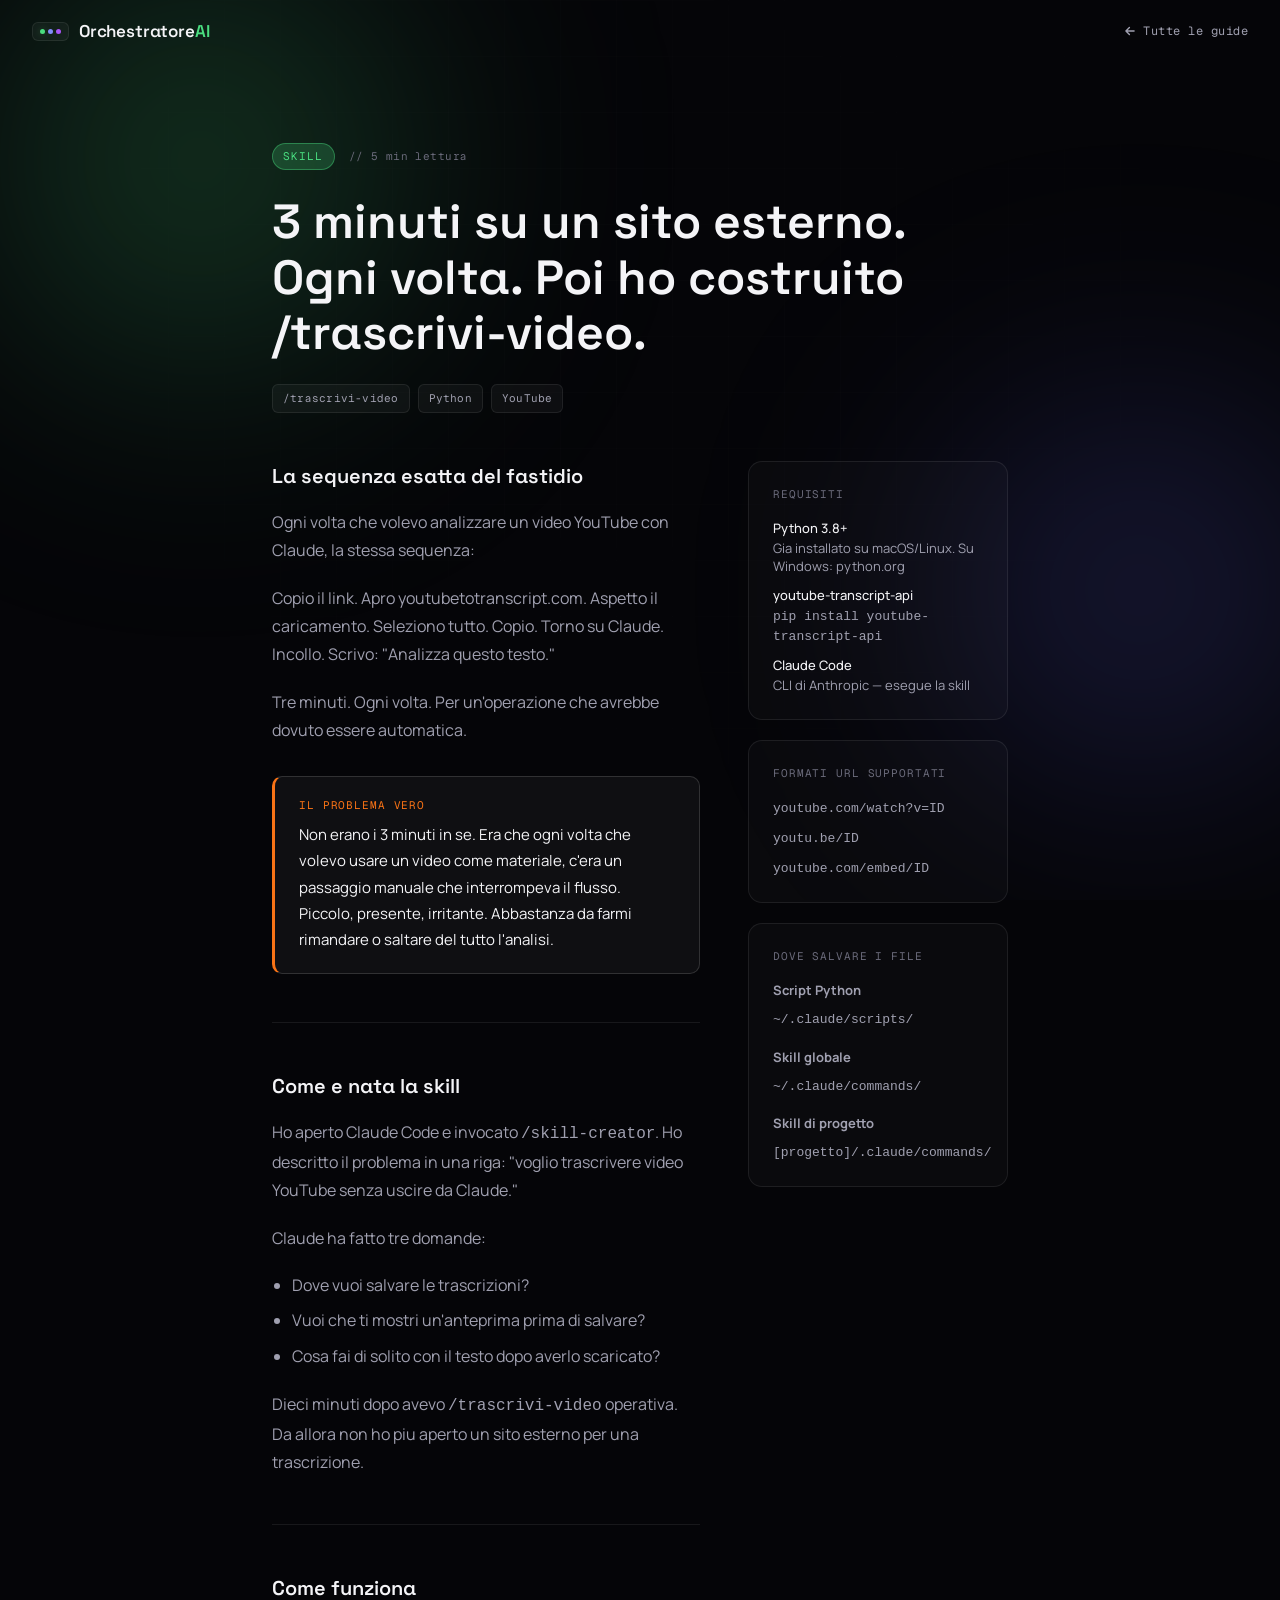
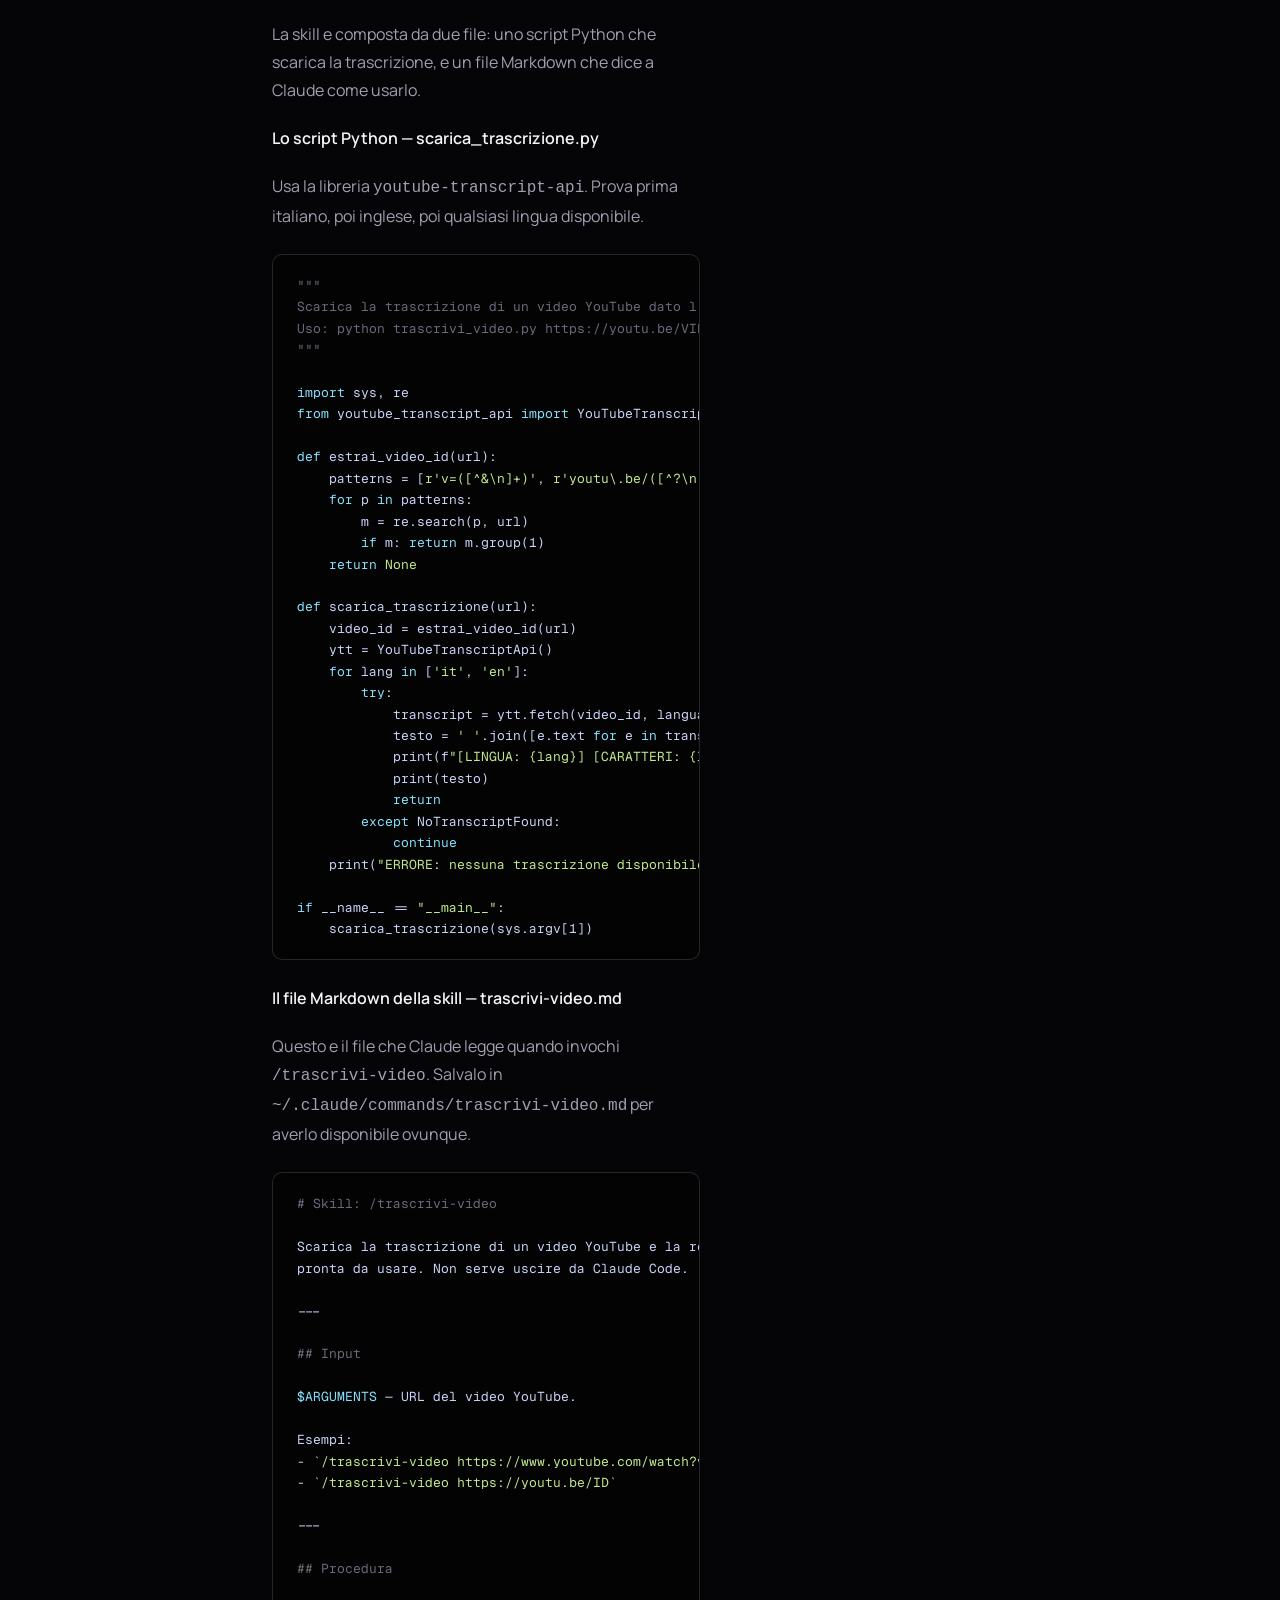
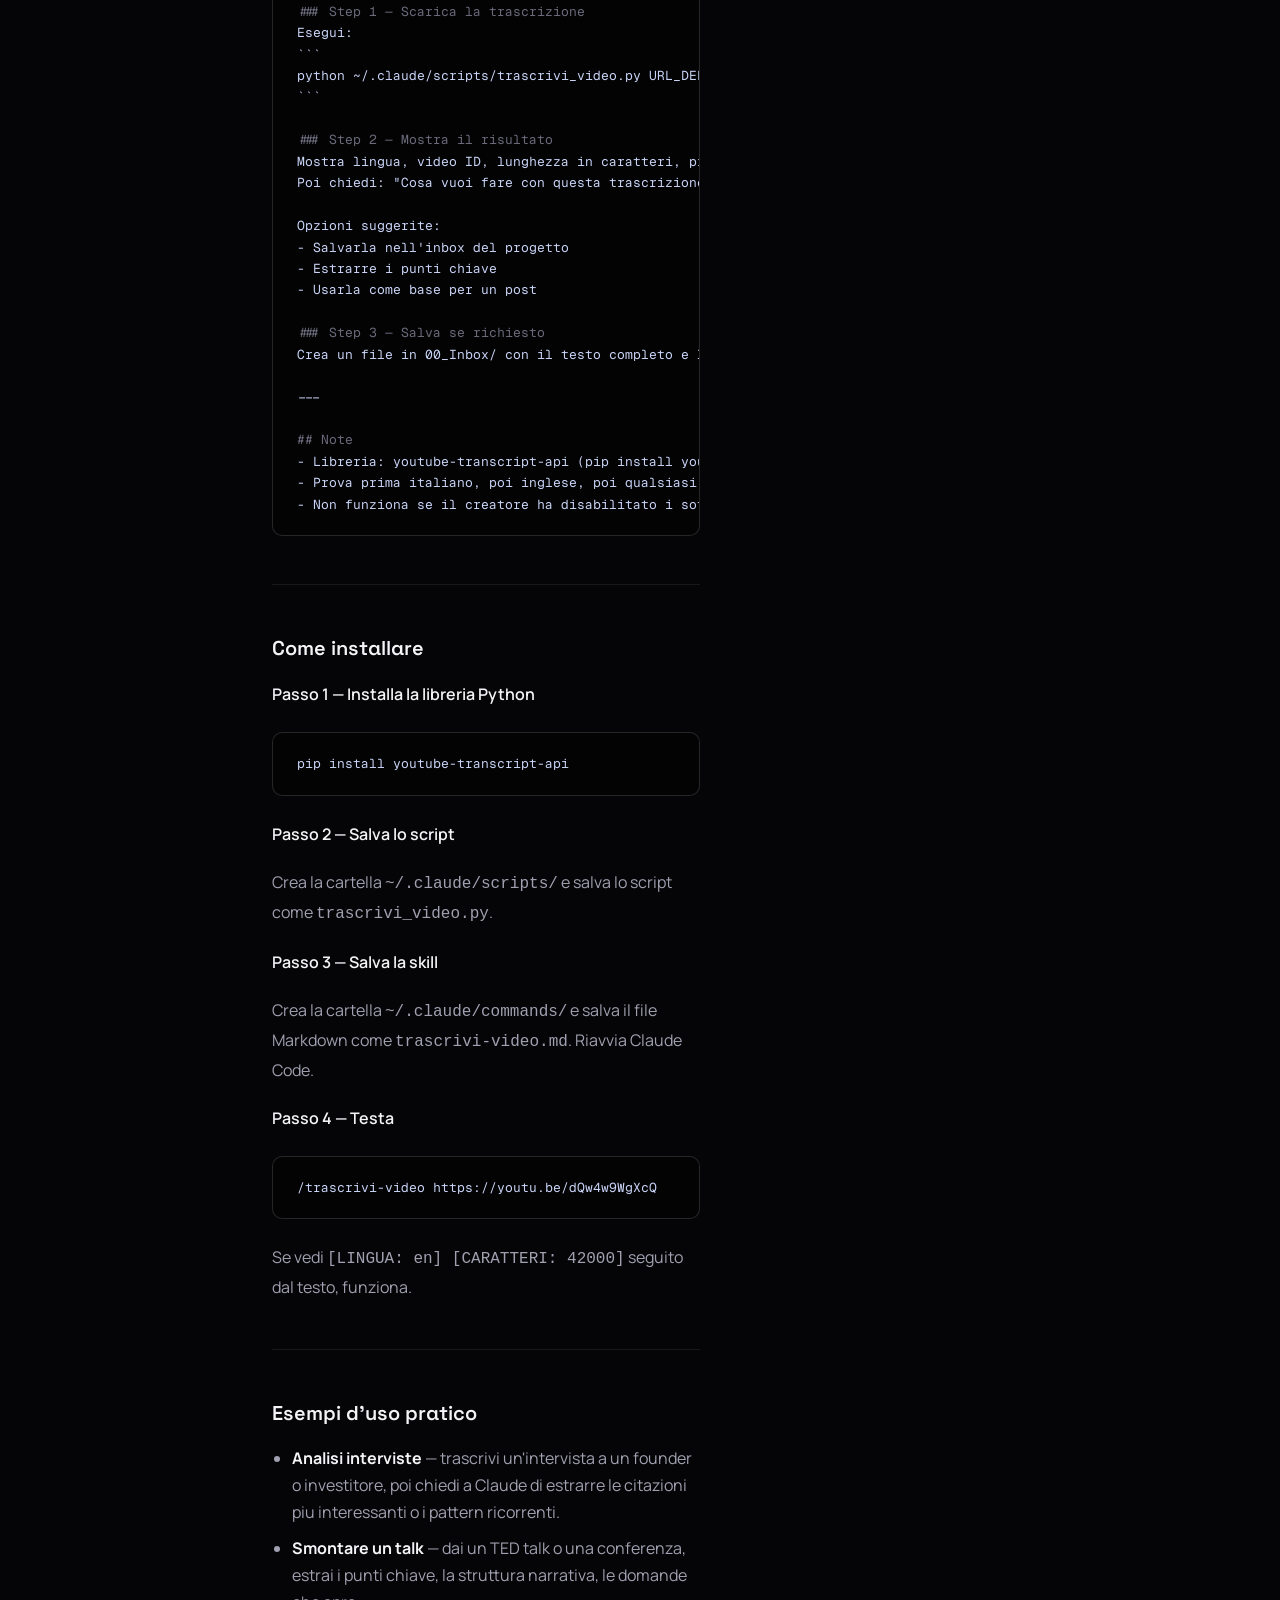
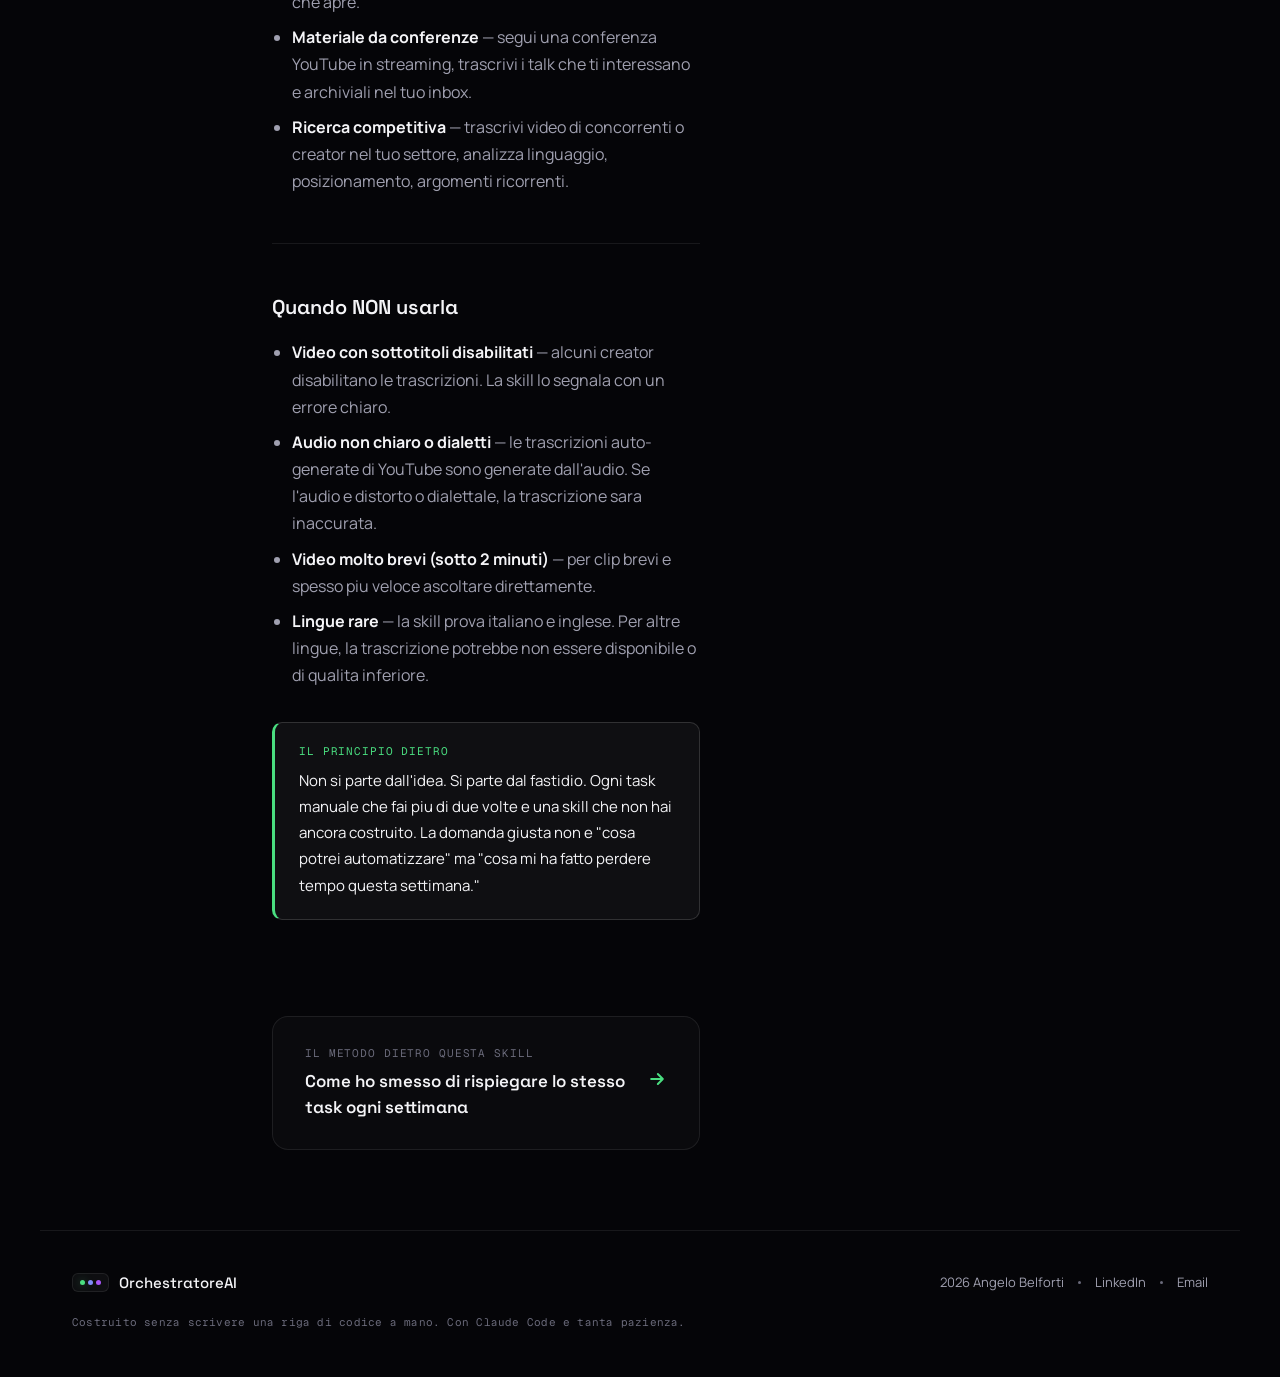
<file: guida-trascrivi-video.html>
<!doctype html>
<html lang="it">
<head>
<meta charset="utf-8" />
<meta name="viewport" content="width=device-width, initial-scale=1" />
<title>/trascrivi-video — 40.000 caratteri in 2 secondi · OrchestratoreAI</title>
<meta name="description" content="Ogni video YouTube richiedeva 3 minuti su un sito esterno. Ho costruito /trascrivi-video: incolli il link, ricevi la trascrizione completa direttamente in Claude. 8 righe di Python, una skill, zero attrito." />
<link rel="preconnect" href="https://fonts.googleapis.com" />
<link rel="preconnect" href="https://fonts.gstatic.com" crossorigin />
<link href="https://fonts.googleapis.com/css2?family=Space+Grotesk:wght@400;500;600&family=Manrope:wght@400;500;600&family=Geist+Mono:wght@400;500&display=swap" rel="stylesheet" />
<link rel="stylesheet" href="styles.css" />
<link rel="stylesheet" href="guide.css" />
</head>
<body>

<!-- Ambient -->
<div class="ambient" aria-hidden="true" style="opacity:0.5">
  <div class="ambient-blob ambient-blob-a"></div>
  <div class="ambient-blob ambient-blob-b"></div>
  <div class="ambient-grid"></div>
</div>

<!-- Nav -->
<nav class="nav">
  <a class="nav-logo" href="index.html">
    <span class="nav-logo-mark" aria-hidden="true">
      <span class="nav-logo-dot"></span>
      <span class="nav-logo-dot"></span>
      <span class="nav-logo-dot"></span>
    </span>
    <span class="nav-logo-text">Orchestratore<span class="nav-logo-accent">AI</span></span>
  </a>
  <div class="nav-right">
    <a class="guide-back-link" href="index.html#guide">
      <svg width="14" height="14" viewBox="0 0 24 24" fill="none" stroke="currentColor" stroke-width="2.4" stroke-linecap="round" stroke-linejoin="round"><path d="M19 12H5M11 6l-6 6 6 6"/></svg>
      Tutte le guide
    </a>
  </div>
</nav>

<!-- Hero -->
<header class="guide-hero">
  <div class="guide-hero-meta">
    <span class="guide-cat">Skill</span>
    <span class="guide-readtime">// 5 min lettura</span>
  </div>
  <h1 class="guide-hero-title">3 minuti su un sito esterno. Ogni volta. Poi ho costruito /trascrivi-video.</h1>
  <div class="guide-hero-chips">
    <span class="chip">/trascrivi-video</span>
    <span class="chip">Python</span>
    <span class="chip">YouTube</span>
  </div>
</header>

<!-- Main -->
<main class="guide-main">

  <!-- Prose -->
  <article class="guide-prose">

    <h2>La sequenza esatta del fastidio</h2>
    <p>
      Ogni volta che volevo analizzare un video YouTube con Claude, la stessa sequenza:
    </p>
    <p>
      Copio il link. Apro youtubetotranscript.com. Aspetto il caricamento. Seleziono tutto.
      Copio. Torno su Claude. Incollo. Scrivo: "Analizza questo testo."
    </p>
    <p>
      Tre minuti. Ogni volta. Per un'operazione che avrebbe dovuto essere automatica.
    </p>

    <div class="guide-callout callout-warning">
      <div class="guide-callout-label">Il problema vero</div>
      <p>
        Non erano i 3 minuti in se. Era che ogni volta che volevo usare un video come materiale,
        c'era un passaggio manuale che interrompeva il flusso. Piccolo, presente, irritante.
        Abbastanza da farmi rimandare o saltare del tutto l'analisi.
      </p>
    </div>

    <h2>Come e nata la skill</h2>
    <p>
      Ho aperto Claude Code e invocato <code>/skill-creator</code>.
      Ho descritto il problema in una riga: "voglio trascrivere video YouTube senza uscire da Claude."
    </p>
    <p>
      Claude ha fatto tre domande:
    </p>
    <ul>
      <li>Dove vuoi salvare le trascrizioni?</li>
      <li>Vuoi che ti mostri un'anteprima prima di salvare?</li>
      <li>Cosa fai di solito con il testo dopo averlo scaricato?</li>
    </ul>
    <p>
      Dieci minuti dopo avevo <code>/trascrivi-video</code> operativa. Da allora non ho piu
      aperto un sito esterno per una trascrizione.
    </p>

    <h2>Come funziona</h2>
    <p>
      La skill e composta da due file: uno script Python che scarica la trascrizione,
      e un file Markdown che dice a Claude come usarlo.
    </p>

    <p><strong>Lo script Python — scarica_trascrizione.py</strong></p>
    <p>
      Usa la libreria <code>youtube-transcript-api</code>. Prova prima italiano,
      poi inglese, poi qualsiasi lingua disponibile.
    </p>
    <div class="guide-code">
<pre><span class="code-comment">"""
Scarica la trascrizione di un video YouTube dato l'URL.
Uso: python trascrivi_video.py https://youtu.be/VIDEO_ID
"""</span>

<span class="code-key">import</span> sys, re
<span class="code-key">from</span> youtube_transcript_api <span class="code-key">import</span> YouTubeTranscriptApi, NoTranscriptFound

<span class="code-key">def</span> estrai_video_id(url):
    patterns = [<span class="code-val">r'v=([^&\n]+)'</span>, <span class="code-val">r'youtu\.be/([^?\n]+)'</span>, <span class="code-val">r'embed/([^?\n]+)'</span>]
    <span class="code-key">for</span> p <span class="code-key">in</span> patterns:
        m = re.search(p, url)
        <span class="code-key">if</span> m: <span class="code-key">return</span> m.group(1)
    <span class="code-key">return</span> <span class="code-val">None</span>

<span class="code-key">def</span> scarica_trascrizione(url):
    video_id = estrai_video_id(url)
    ytt = YouTubeTranscriptApi()
    <span class="code-key">for</span> lang <span class="code-key">in</span> [<span class="code-val">'it'</span>, <span class="code-val">'en'</span>]:
        <span class="code-key">try</span>:
            transcript = ytt.fetch(video_id, languages=[lang])
            testo = <span class="code-val">' '</span>.join([e.text <span class="code-key">for</span> e <span class="code-key">in</span> transcript])
            print(f<span class="code-val">"[LINGUA: {lang}] [CARATTERI: {len(testo)}]\n"</span>)
            print(testo)
            <span class="code-key">return</span>
        <span class="code-key">except</span> NoTranscriptFound:
            <span class="code-key">continue</span>
    print(<span class="code-val">"ERRORE: nessuna trascrizione disponibile per questo video."</span>)

<span class="code-key">if</span> __name__ == <span class="code-val">"__main__"</span>:
    scarica_trascrizione(sys.argv[1])</pre>
    </div>

    <p><strong>Il file Markdown della skill — trascrivi-video.md</strong></p>
    <p>
      Questo e il file che Claude legge quando invochi <code>/trascrivi-video</code>.
      Salvalo in <code>~/.claude/commands/trascrivi-video.md</code> per averlo disponibile ovunque.
    </p>
    <div class="guide-code">
<pre><span class="code-comment"># Skill: /trascrivi-video</span>

Scarica la trascrizione di un video YouTube e la restituisce
pronta da usare. Non serve uscire da Claude Code.

---

<span class="code-comment">## Input</span>

<span class="code-key">$ARGUMENTS</span> — URL del video YouTube.

Esempi:
- <span class="code-val">`/trascrivi-video https://www.youtube.com/watch?v=ID`</span>
- <span class="code-val">`/trascrivi-video https://youtu.be/ID`</span>

---

<span class="code-comment">## Procedura</span>

<span class="code-comment">### Step 1 — Scarica la trascrizione</span>
Esegui:
```
python ~/.claude/scripts/trascrivi_video.py URL_DEL_VIDEO
```

<span class="code-comment">### Step 2 — Mostra il risultato</span>
Mostra lingua, video ID, lunghezza in caratteri, prime 500 parole.
Poi chiedi: "Cosa vuoi fare con questa trascrizione?"

Opzioni suggerite:
- Salvarla nell'inbox del progetto
- Estrarre i punti chiave
- Usarla come base per un post

<span class="code-comment">### Step 3 — Salva se richiesto</span>
Crea un file in 00_Inbox/ con il testo completo e la fonte.

---

<span class="code-comment">## Note</span>
- Libreria: youtube-transcript-api (pip install youtube-transcript-api)
- Prova prima italiano, poi inglese, poi qualsiasi lingua disponibile
- Non funziona se il creatore ha disabilitato i sottotitoli</pre>
    </div>

    <h2>Come installare</h2>

    <p><strong>Passo 1 — Installa la libreria Python</strong></p>
    <div class="guide-code">
      <pre>pip install youtube-transcript-api</pre>
    </div>

    <p><strong>Passo 2 — Salva lo script</strong></p>
    <p>Crea la cartella <code>~/.claude/scripts/</code> e salva lo script come <code>trascrivi_video.py</code>.</p>

    <p><strong>Passo 3 — Salva la skill</strong></p>
    <p>
      Crea la cartella <code>~/.claude/commands/</code> e salva il file Markdown come
      <code>trascrivi-video.md</code>. Riavvia Claude Code.
    </p>

    <p><strong>Passo 4 — Testa</strong></p>
    <div class="guide-code">
      <pre>/trascrivi-video https://youtu.be/dQw4w9WgXcQ</pre>
    </div>
    <p>
      Se vedi <code>[LINGUA: en] [CARATTERI: 42000]</code> seguito dal testo, funziona.
    </p>

    <h2>Esempi d'uso pratico</h2>
    <ul>
      <li>
        <strong>Analisi interviste</strong> — trascrivi un'intervista a un founder o investitore,
        poi chiedi a Claude di estrarre le citazioni piu interessanti o i pattern ricorrenti.
      </li>
      <li>
        <strong>Smontare un talk</strong> — dai un TED talk o una conferenza,
        estrai i punti chiave, la struttura narrativa, le domande che apre.
      </li>
      <li>
        <strong>Materiale da conferenze</strong> — segui una conferenza YouTube in streaming,
        trascrivi i talk che ti interessano e archiviali nel tuo inbox.
      </li>
      <li>
        <strong>Ricerca competitiva</strong> — trascrivi video di concorrenti o creator nel tuo settore,
        analizza linguaggio, posizionamento, argomenti ricorrenti.
      </li>
    </ul>

    <h2>Quando NON usarla</h2>
    <ul>
      <li>
        <strong>Video con sottotitoli disabilitati</strong> — alcuni creator disabilitano le trascrizioni.
        La skill lo segnala con un errore chiaro.
      </li>
      <li>
        <strong>Audio non chiaro o dialetti</strong> — le trascrizioni auto-generate di YouTube
        sono generate dall'audio. Se l'audio e distorto o dialettale, la trascrizione sara inaccurata.
      </li>
      <li>
        <strong>Video molto brevi (sotto 2 minuti)</strong> — per clip brevi e spesso piu veloce
        ascoltare direttamente.
      </li>
      <li>
        <strong>Lingue rare</strong> — la skill prova italiano e inglese. Per altre lingue,
        la trascrizione potrebbe non essere disponibile o di qualita inferiore.
      </li>
    </ul>

    <div class="guide-callout">
      <div class="guide-callout-label">Il principio dietro</div>
      <p>
        Non si parte dall'idea. Si parte dal fastidio. Ogni task manuale che fai piu di due volte
        e una skill che non hai ancora costruito. La domanda giusta non e "cosa potrei automatizzare"
        ma "cosa mi ha fatto perdere tempo questa settimana."
      </p>
    </div>

  </article>

  <!-- Sidebar -->
  <aside class="guide-sidebar">

    <div class="guide-sidebar-card">
      <div class="guide-sidebar-title">Requisiti</div>
      <ul class="guide-sidebar-list">
        <li>
          <span class="tool-name">Python 3.8+</span>
          Gia installato su macOS/Linux. Su Windows: python.org
        </li>
        <li>
          <span class="tool-name">youtube-transcript-api</span>
          <code>pip install youtube-transcript-api</code>
        </li>
        <li>
          <span class="tool-name">Claude Code</span>
          CLI di Anthropic — esegue la skill
        </li>
      </ul>
    </div>

    <div class="guide-sidebar-card">
      <div class="guide-sidebar-title">Formati URL supportati</div>
      <ul class="guide-sidebar-list">
        <li><code>youtube.com/watch?v=ID</code></li>
        <li><code>youtu.be/ID</code></li>
        <li><code>youtube.com/embed/ID</code></li>
      </ul>
    </div>

    <div class="guide-sidebar-card">
      <div class="guide-sidebar-title">Dove salvare i file</div>
      <ul class="guide-sidebar-list">
        <li><strong>Script Python</strong></li>
        <li><code>~/.claude/scripts/</code></li>
        <li style="margin-top:8px"><strong>Skill globale</strong></li>
        <li><code>~/.claude/commands/</code></li>
        <li style="margin-top:8px"><strong>Skill di progetto</strong></li>
        <li><code>[progetto]/.claude/commands/</code></li>
      </ul>
    </div>

  </aside>

  <!-- Next guide -->
  <div class="guide-next-wrap">
    <a class="guide-next" href="guida-skill-creator.html">
      <div>
        <div class="guide-next-label">Il metodo dietro questa skill</div>
        <div class="guide-next-title">Come ho smesso di rispiegare lo stesso task ogni settimana</div>
      </div>
      <span class="guide-next-arrow" aria-hidden="true">
        <svg width="20" height="20" viewBox="0 0 24 24" fill="none" stroke="currentColor" stroke-width="2.4" stroke-linecap="round" stroke-linejoin="round"><path d="M5 12h14M13 6l6 6-6 6"/></svg>
      </span>
    </a>
  </div>

</main>

<!-- Footer -->
<footer class="footer">
  <div class="footer-row">
    <div class="footer-brand">
      <span class="nav-logo-mark" aria-hidden="true">
        <span class="nav-logo-dot"></span>
        <span class="nav-logo-dot"></span>
        <span class="nav-logo-dot"></span>
      </span>
      <span>OrchestratoreAI</span>
    </div>
    <div class="footer-meta">
      <span>2026 Angelo Belforti</span>
      <span class="footer-sep"></span>
      <a href="https://www.linkedin.com/in/angelo-belforti-6a31891a8/" target="_blank" rel="noreferrer noopener">LinkedIn</a>
      <span class="footer-sep"></span>
      <a href="mailto:angelobelfo@gmail.com">Email</a>
    </div>
  </div>
  <div class="footer-fine">
    Costruito senza scrivere una riga di codice a mano. Con Claude Code e tanta pazienza.
  </div>
</footer>

  <!-- Vercel Web Analytics -->
  <script defer src="https://va.vercel-scripts.com/v1/script.js"></script>
</body>
</html>
</file>
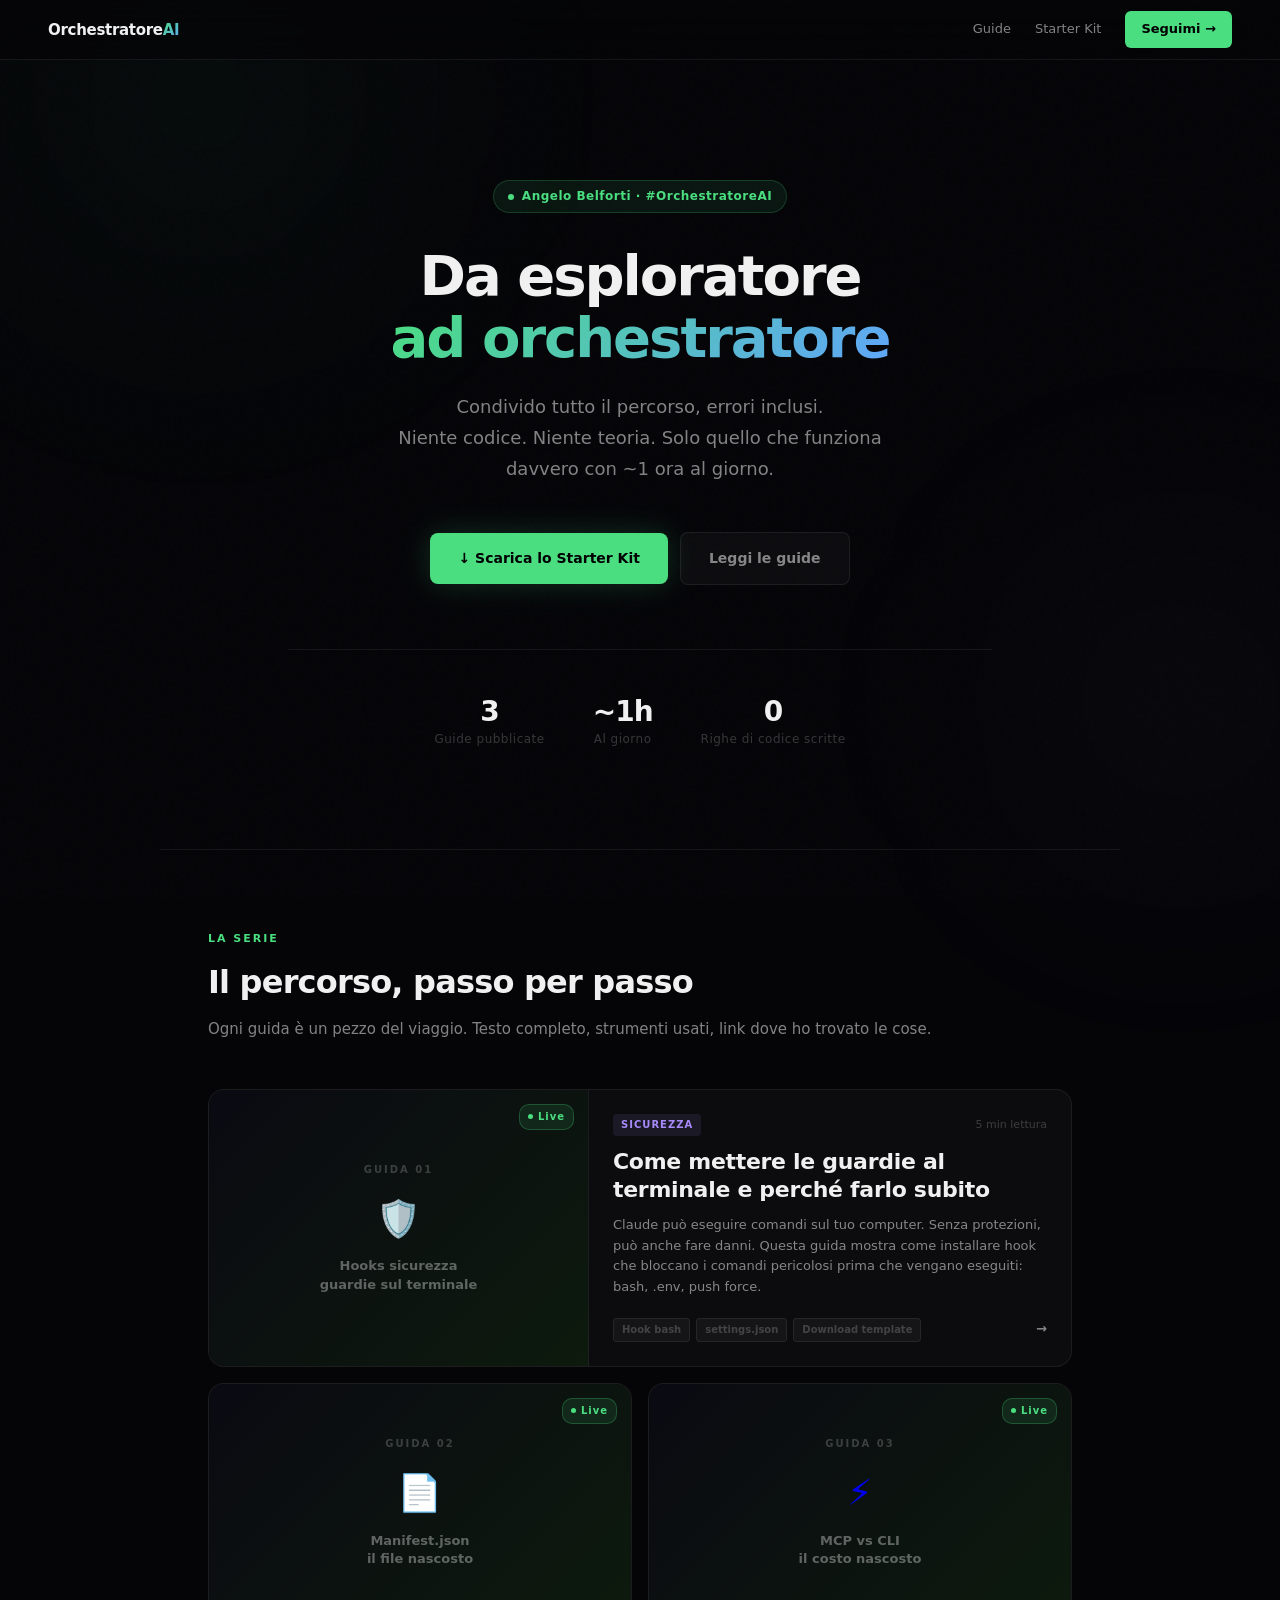
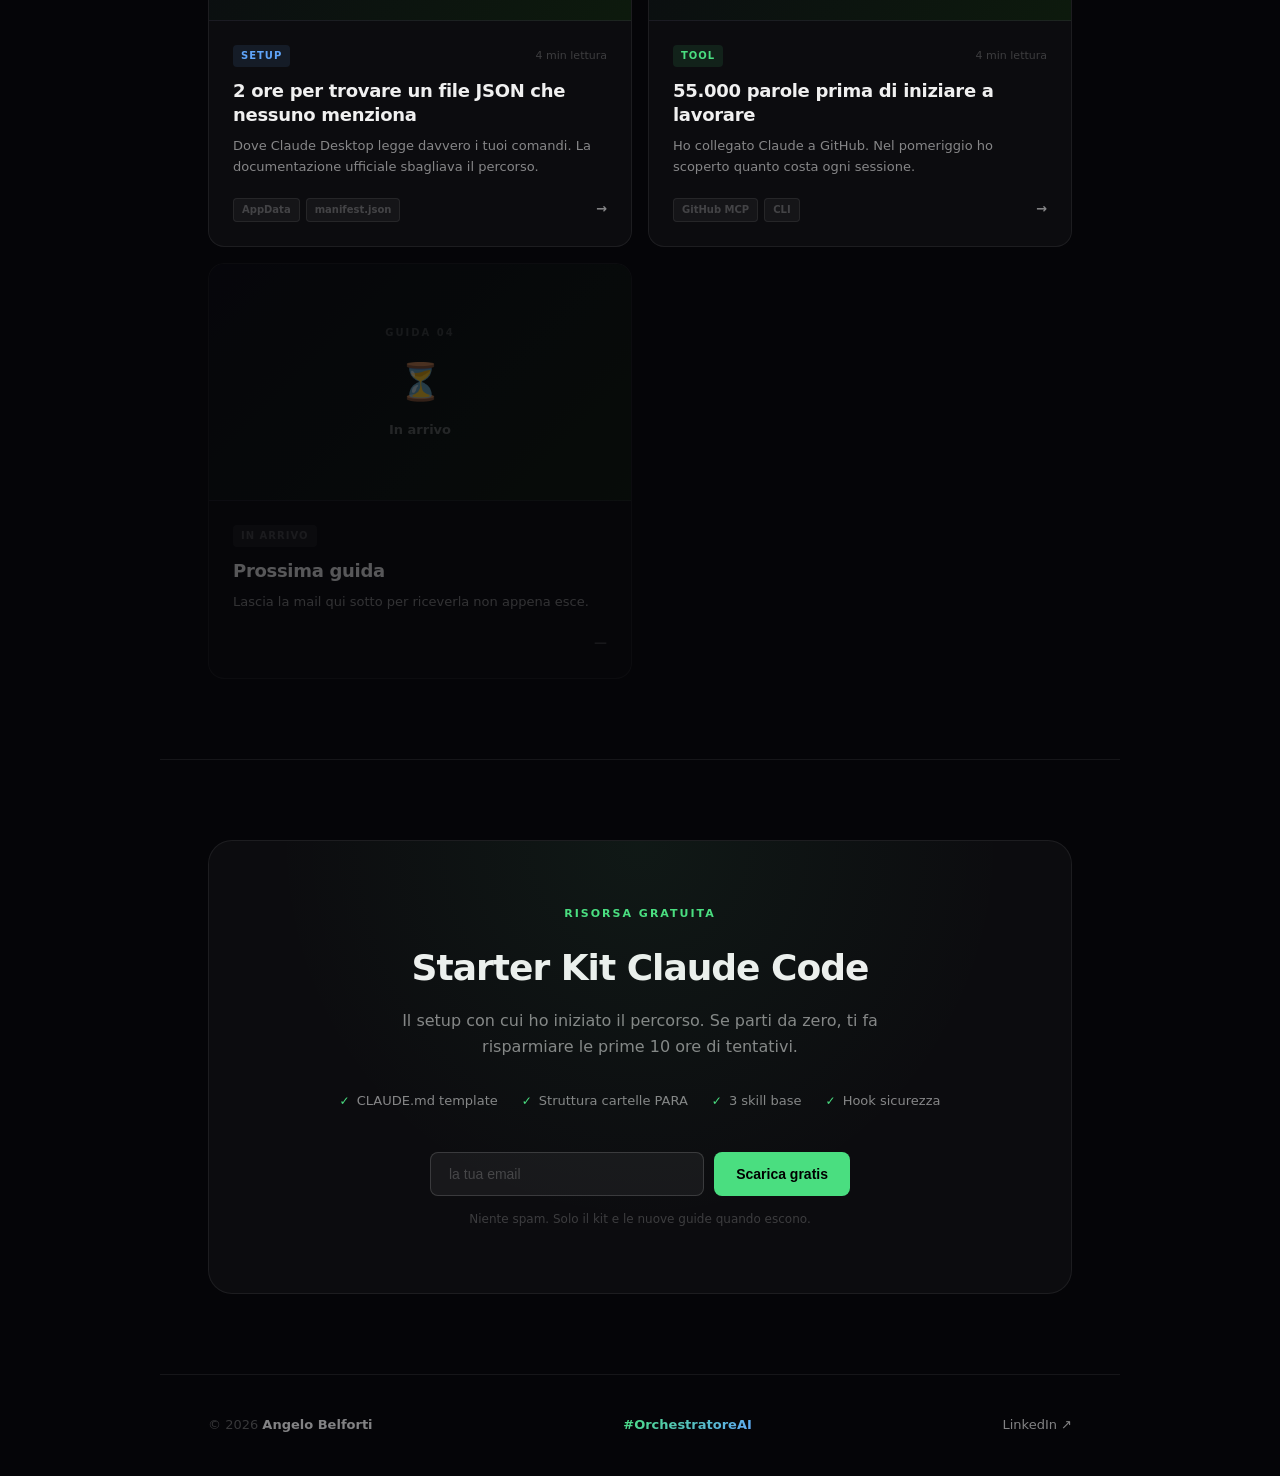
<file: index-v2.html>
<!DOCTYPE html>
<html lang="it">
<head>
<meta charset="UTF-8">
<meta name="viewport" content="width=device-width, initial-scale=1.0">
<title>Orchestratore AI — Angelo Belforti</title>
<style>
  :root {
    --bg: #050508;
    --surface: rgba(255,255,255,0.03);
    --surface-hover: rgba(255,255,255,0.06);
    --border: rgba(255,255,255,0.07);
    --border-hover: rgba(255,255,255,0.15);
    --text: #f0f0f0;
    --text-mid: rgba(255,255,255,0.5);
    --text-dim: rgba(255,255,255,0.2);
    --green: #4ade80;
    --green-glow: rgba(74,222,128,0.15);
    --purple: #a78bfa;
    --blue: #60a5fa;
  }

  * { margin: 0; padding: 0; box-sizing: border-box; }

  html { scroll-behavior: smooth; }

  body {
    background: var(--bg);
    color: var(--text);
    font-family: 'Segoe UI', system-ui, -apple-system, sans-serif;
    line-height: 1.6;
    overflow-x: hidden;
  }

  /* ─── NOISE TEXTURE OVERLAY ─── */
  body::before {
    content: '';
    position: fixed;
    inset: 0;
    background-image: url("data:image/svg+xml,%3Csvg viewBox='0 0 256 256' xmlns='http://www.w3.org/2000/svg'%3E%3Cfilter id='noise'%3E%3CfeTurbulence type='fractalNoise' baseFrequency='0.9' numOctaves='4' stitchTiles='stitch'/%3E%3C/filter%3E%3Crect width='100%25' height='100%25' filter='url(%23noise)' opacity='0.03'/%3E%3C/svg%3E");
    pointer-events: none;
    z-index: 0;
    opacity: 0.4;
  }

  /* ─── AMBIENT GLOW ─── */
  .glow-orb {
    position: fixed;
    border-radius: 50%;
    filter: blur(120px);
    pointer-events: none;
    z-index: 0;
  }
  .glow-1 {
    width: 600px; height: 600px;
    background: radial-gradient(circle, rgba(74,222,128,0.06) 0%, transparent 70%);
    top: -200px; left: -100px;
    animation: drift1 20s ease-in-out infinite;
  }
  .glow-2 {
    width: 500px; height: 500px;
    background: radial-gradient(circle, rgba(167,139,250,0.05) 0%, transparent 70%);
    top: 50%; right: -150px;
    animation: drift2 25s ease-in-out infinite;
  }
  @keyframes drift1 {
    0%, 100% { transform: translate(0,0); }
    50% { transform: translate(60px, 80px); }
  }
  @keyframes drift2 {
    0%, 100% { transform: translate(0,0); }
    50% { transform: translate(-40px, -60px); }
  }

  /* ─── NAV ─── */
  nav {
    position: sticky; top: 0; z-index: 100;
    padding: 0 48px;
    height: 60px;
    display: flex;
    align-items: center;
    justify-content: space-between;
    background: rgba(5,5,8,0.8);
    backdrop-filter: blur(20px);
    border-bottom: 1px solid var(--border);
  }

  .logo {
    font-size: 15px;
    font-weight: 700;
    letter-spacing: -0.3px;
    color: var(--text);
  }
  .logo span {
    background: linear-gradient(135deg, var(--green), var(--blue));
    -webkit-background-clip: text;
    -webkit-text-fill-color: transparent;
  }

  .nav-right { display: flex; align-items: center; gap: 24px; }

  .nav-link {
    font-size: 13px;
    color: var(--text-mid);
    text-decoration: none;
    transition: color 0.2s;
  }
  .nav-link:hover { color: var(--text); }

  .nav-cta {
    font-size: 13px;
    font-weight: 600;
    color: #000;
    background: var(--green);
    padding: 8px 16px;
    border-radius: 6px;
    text-decoration: none;
    transition: opacity 0.2s;
  }
  .nav-cta:hover { opacity: 0.85; }

  /* ─── HERO ─── */
  .hero {
    position: relative; z-index: 1;
    max-width: 800px;
    margin: 0 auto;
    padding: 120px 48px 100px;
    text-align: center;
  }

  .hero-badge {
    display: inline-flex;
    align-items: center;
    gap: 8px;
    font-size: 12px;
    font-weight: 600;
    letter-spacing: 0.5px;
    color: var(--green);
    background: rgba(74,222,128,0.08);
    border: 1px solid rgba(74,222,128,0.2);
    padding: 6px 14px;
    border-radius: 20px;
    margin-bottom: 32px;
  }

  .hero-badge::before {
    content: '';
    width: 6px; height: 6px;
    background: var(--green);
    border-radius: 50%;
    animation: pulse 2s ease-in-out infinite;
  }

  @keyframes pulse {
    0%, 100% { opacity: 1; transform: scale(1); }
    50% { opacity: 0.5; transform: scale(0.8); }
  }

  .hero h1 {
    font-size: 56px;
    font-weight: 800;
    line-height: 1.1;
    letter-spacing: -2px;
    margin-bottom: 24px;
  }

  .hero h1 .gradient-text {
    background: linear-gradient(135deg, var(--green) 0%, var(--blue) 50%, var(--purple) 100%);
    -webkit-background-clip: text;
    -webkit-text-fill-color: transparent;
    background-size: 200% 200%;
    animation: gradient-shift 6s ease infinite;
  }

  @keyframes gradient-shift {
    0% { background-position: 0% 50%; }
    50% { background-position: 100% 50%; }
    100% { background-position: 0% 50%; }
  }

  .hero p {
    font-size: 18px;
    color: var(--text-mid);
    max-width: 520px;
    margin: 0 auto 48px;
    line-height: 1.7;
  }

  .hero-actions {
    display: flex;
    align-items: center;
    justify-content: center;
    gap: 12px;
    flex-wrap: wrap;
  }

  .btn-primary {
    display: inline-flex;
    align-items: center;
    gap: 8px;
    background: var(--green);
    color: #000;
    font-size: 14px;
    font-weight: 700;
    padding: 14px 28px;
    border-radius: 8px;
    text-decoration: none;
    transition: all 0.2s;
    box-shadow: 0 0 30px rgba(74,222,128,0.2);
  }
  .btn-primary:hover {
    transform: translateY(-1px);
    box-shadow: 0 0 40px rgba(74,222,128,0.35);
  }

  .btn-secondary {
    display: inline-flex;
    align-items: center;
    gap: 8px;
    background: var(--surface);
    color: var(--text-mid);
    font-size: 14px;
    font-weight: 600;
    padding: 14px 28px;
    border-radius: 8px;
    text-decoration: none;
    border: 1px solid var(--border);
    transition: all 0.2s;
  }
  .btn-secondary:hover {
    border-color: var(--border-hover);
    color: var(--text);
    background: var(--surface-hover);
  }

  .hero-stats {
    display: flex;
    justify-content: center;
    gap: 48px;
    margin-top: 64px;
    padding-top: 48px;
    border-top: 1px solid var(--border);
  }

  .stat { text-align: center; }
  .stat-num {
    font-size: 28px;
    font-weight: 800;
    letter-spacing: -1px;
    color: var(--text);
    line-height: 1;
    margin-bottom: 4px;
  }
  .stat-label { font-size: 12px; color: var(--text-dim); letter-spacing: 0.5px; }

  /* ─── SECTION ─── */
  .section {
    position: relative; z-index: 1;
    max-width: 960px;
    margin: 0 auto;
    padding: 80px 48px;
  }

  .section-header { margin-bottom: 48px; }
  .section-eyebrow {
    font-size: 11px;
    font-weight: 700;
    letter-spacing: 2px;
    text-transform: uppercase;
    color: var(--green);
    margin-bottom: 10px;
  }
  .section-title {
    font-size: 32px;
    font-weight: 800;
    letter-spacing: -0.8px;
    color: var(--text);
    margin-bottom: 8px;
  }
  .section-sub { font-size: 15px; color: var(--text-mid); }

  hr.sep {
    border: none;
    border-top: 1px solid var(--border);
    max-width: 960px;
    margin: 0 auto;
    position: relative; z-index: 1;
  }

  /* ─── GUIDE GRID ─── */
  .guides-grid {
    display: grid;
    grid-template-columns: repeat(2, 1fr);
    gap: 16px;
  }

  .guide-card {
    position: relative;
    background: var(--surface);
    border: 1px solid var(--border);
    border-radius: 16px;
    overflow: hidden;
    text-decoration: none;
    transition: all 0.25s;
    display: flex;
    flex-direction: column;
  }
  .guide-card:hover {
    border-color: var(--border-hover);
    background: var(--surface-hover);
    transform: translateY(-3px);
    box-shadow: 0 20px 60px rgba(0,0,0,0.4);
  }

  .guide-card.featured {
    grid-column: span 2;
    flex-direction: row;
  }

  .guide-card.dimmed {
    opacity: 0.35;
    pointer-events: none;
  }

  /* Card visual */
  .guide-visual {
    aspect-ratio: 16/9;
    background: linear-gradient(135deg, #0a0a12, #0d1a0d);
    border-bottom: 1px solid var(--border);
    display: flex;
    align-items: center;
    justify-content: center;
    position: relative;
    flex-shrink: 0;
    overflow: hidden;
  }

  .guide-card.featured .guide-visual {
    aspect-ratio: unset;
    width: 380px;
    border-bottom: none;
    border-right: 1px solid var(--border);
  }

  .guide-visual-inner {
    text-align: center;
    padding: 24px;
  }

  .ep-label {
    font-size: 10px;
    font-weight: 700;
    letter-spacing: 2px;
    text-transform: uppercase;
    color: rgba(255,255,255,0.2);
    margin-bottom: 12px;
  }

  .ep-emoji { font-size: 36px; margin-bottom: 10px; display: block; }

  .ep-visual-title {
    font-size: 13px;
    font-weight: 600;
    color: rgba(255,255,255,0.35);
    line-height: 1.4;
  }

  .live-dot {
    position: absolute;
    top: 14px; right: 14px;
    display: flex;
    align-items: center;
    gap: 5px;
    font-size: 10px;
    font-weight: 700;
    letter-spacing: 1px;
    color: var(--green);
    background: rgba(74,222,128,0.1);
    border: 1px solid rgba(74,222,128,0.25);
    padding: 4px 8px;
    border-radius: 10px;
  }
  .live-dot::before {
    content: '';
    width: 5px; height: 5px;
    background: var(--green);
    border-radius: 50%;
  }

  /* Card body */
  .guide-body {
    padding: 24px;
    display: flex;
    flex-direction: column;
    flex: 1;
  }

  .guide-meta {
    display: flex;
    align-items: center;
    gap: 8px;
    margin-bottom: 12px;
  }

  .guide-tag {
    font-size: 10px;
    font-weight: 700;
    letter-spacing: 1px;
    text-transform: uppercase;
    padding: 3px 8px;
    border-radius: 4px;
  }
  .tag-setup { background: rgba(96,165,250,0.1); color: var(--blue); }
  .tag-security { background: rgba(167,139,250,0.1); color: var(--purple); }
  .tag-tools { background: rgba(74,222,128,0.1); color: var(--green); }
  .tag-soon { background: rgba(255,255,255,0.05); color: var(--text-dim); }

  .guide-read-time { font-size: 11px; color: var(--text-dim); margin-left: auto; }

  .guide-title {
    font-size: 18px;
    font-weight: 700;
    color: var(--text);
    line-height: 1.3;
    margin-bottom: 10px;
    letter-spacing: -0.3px;
  }

  .guide-card.featured .guide-title { font-size: 22px; }

  .guide-desc {
    font-size: 13px;
    color: var(--text-mid);
    line-height: 1.6;
    flex: 1;
    margin-bottom: 20px;
  }

  .guide-footer {
    display: flex;
    align-items: center;
    justify-content: space-between;
  }

  .guide-resources {
    display: flex;
    gap: 6px;
    flex-wrap: wrap;
  }

  .resource-chip {
    font-size: 10px;
    font-weight: 600;
    color: var(--text-dim);
    background: rgba(255,255,255,0.04);
    border: 1px solid var(--border);
    padding: 3px 8px;
    border-radius: 4px;
  }

  .guide-arrow {
    font-size: 13px;
    font-weight: 600;
    color: var(--text-mid);
    transition: all 0.2s;
  }
  .guide-card:hover .guide-arrow { color: var(--green); transform: translateX(3px); }

  /* ─── NEWSLETTER / KIT ─── */
  .kit-section {
    position: relative;
    background: var(--surface);
    border: 1px solid var(--border);
    border-radius: 24px;
    padding: 64px;
    text-align: center;
    overflow: hidden;
  }

  .kit-section::before {
    content: '';
    position: absolute;
    inset: 0;
    background: radial-gradient(ellipse at 50% 0%, rgba(74,222,128,0.06) 0%, transparent 60%);
    pointer-events: none;
  }

  .kit-eyebrow {
    font-size: 11px;
    font-weight: 700;
    letter-spacing: 2px;
    text-transform: uppercase;
    color: var(--green);
    margin-bottom: 16px;
  }

  .kit-title {
    font-size: 36px;
    font-weight: 800;
    letter-spacing: -1px;
    color: var(--text);
    margin-bottom: 12px;
  }

  .kit-desc {
    font-size: 16px;
    color: var(--text-mid);
    max-width: 480px;
    margin: 0 auto 32px;
    line-height: 1.6;
  }

  .kit-includes {
    display: flex;
    justify-content: center;
    gap: 24px;
    flex-wrap: wrap;
    margin-bottom: 40px;
  }

  .kit-item {
    display: flex;
    align-items: center;
    gap: 7px;
    font-size: 13px;
    color: var(--text-mid);
  }
  .kit-item::before {
    content: '✓';
    font-weight: 700;
    color: var(--green);
    font-size: 12px;
  }

  .kit-form {
    display: flex;
    gap: 10px;
    max-width: 420px;
    margin: 0 auto;
  }

  .kit-input {
    flex: 1;
    background: rgba(255,255,255,0.05);
    border: 1px solid var(--border-hover);
    border-radius: 8px;
    padding: 13px 18px;
    font-size: 14px;
    color: var(--text);
    outline: none;
    transition: border-color 0.2s, box-shadow 0.2s;
  }
  .kit-input::placeholder { color: var(--text-dim); }
  .kit-input:focus {
    border-color: var(--green);
    box-shadow: 0 0 0 3px rgba(74,222,128,0.1);
  }

  .kit-btn {
    background: var(--green);
    color: #000;
    font-size: 14px;
    font-weight: 700;
    padding: 13px 22px;
    border-radius: 8px;
    border: none;
    cursor: pointer;
    white-space: nowrap;
    transition: all 0.2s;
  }
  .kit-btn:hover {
    opacity: 0.9;
    box-shadow: 0 0 25px rgba(74,222,128,0.3);
  }

  .kit-note {
    margin-top: 14px;
    font-size: 12px;
    color: var(--text-dim);
  }

  /* ─── FOOTER ─── */
  footer {
    position: relative; z-index: 1;
    padding: 40px 48px;
    border-top: 1px solid var(--border);
    display: flex;
    justify-content: space-between;
    align-items: center;
    max-width: 960px;
    margin: 0 auto;
  }

  .footer-left { font-size: 13px; color: var(--text-dim); }
  .footer-left strong { color: var(--text-mid); }

  .footer-tag {
    font-size: 13px;
    font-weight: 700;
    background: linear-gradient(135deg, var(--green), var(--blue));
    -webkit-background-clip: text;
    -webkit-text-fill-color: transparent;
  }

  /* ─── RESPONSIVE ─── */
  @media (max-width: 700px) {
    nav { padding: 0 20px; }
    .hero { padding: 80px 24px 64px; }
    .hero h1 { font-size: 36px; letter-spacing: -1px; }
    .hero p { font-size: 16px; }
    .hero-stats { gap: 24px; }
    .section { padding: 56px 24px; }
    .guides-grid { grid-template-columns: 1fr; }
    .guide-card.featured { flex-direction: column; }
    .guide-card.featured .guide-visual { width: 100%; border-right: none; border-bottom: 1px solid var(--border); }
    .kit-section { padding: 40px 24px; }
    .kit-title { font-size: 26px; }
    .kit-form { flex-direction: column; }
    footer { flex-direction: column; gap: 12px; text-align: center; }
  }
</style>
</head>
<body>

<div class="glow-orb glow-1"></div>
<div class="glow-orb glow-2"></div>

<!-- NAV -->
<nav>
  <div class="logo">Orchestratore<span>AI</span></div>
  <div class="nav-right">
    <a href="#guide" class="nav-link">Guide</a>
    <a href="#starter-kit" class="nav-link">Starter Kit</a>
    <a href="https://linkedin.com/in/angelobelforti" target="_blank" class="nav-cta">Seguimi →</a>
  </div>
</nav>

<!-- HERO -->
<div class="hero">
  <div class="hero-badge">Angelo Belforti · #OrchestratoreAI</div>

  <h1>
    Da esploratore<br>
    <span class="gradient-text">ad orchestratore</span>
  </h1>

  <p>
    Condivido tutto il percorso, errori inclusi.<br>
    Niente codice. Niente teoria. Solo quello che funziona davvero con ~1 ora al giorno.
  </p>

  <div class="hero-actions">
    <a href="#starter-kit" class="btn-primary">↓ Scarica lo Starter Kit</a>
    <a href="#guide" class="btn-secondary">Leggi le guide</a>
  </div>

  <div class="hero-stats">
    <div class="stat">
      <div class="stat-num">3</div>
      <div class="stat-label">Guide pubblicate</div>
    </div>
    <div class="stat">
      <div class="stat-num">~1h</div>
      <div class="stat-label">Al giorno</div>
    </div>
    <div class="stat">
      <div class="stat-num">0</div>
      <div class="stat-label">Righe di codice scritte</div>
    </div>
  </div>
</div>

<hr class="sep">

<!-- GUIDE -->
<div class="section" id="guide">
  <div class="section-header">
    <div class="section-eyebrow">La serie</div>
    <div class="section-title">Il percorso, passo per passo</div>
    <div class="section-sub">Ogni guida è un pezzo del viaggio. Testo completo, strumenti usati, link dove ho trovato le cose.</div>
  </div>

  <div class="guides-grid">

    <!-- FEATURED: EP 01 -->
    <a class="guide-card featured" href="#" target="_blank">
      <div class="guide-visual">
        <div class="guide-visual-inner">
          <div class="ep-label">Guida 01</div>
          <span class="ep-emoji">🛡️</span>
          <div class="ep-visual-title">Hooks sicurezza<br>guardie sul terminale</div>
        </div>
        <span class="live-dot">Live</span>
      </div>
      <div class="guide-body">
        <div class="guide-meta">
          <span class="guide-tag tag-security">Sicurezza</span>
          <span class="guide-read-time">5 min lettura</span>
        </div>
        <div class="guide-title">Come mettere le guardie al terminale e perché farlo subito</div>
        <div class="guide-desc">
          Claude può eseguire comandi sul tuo computer. Senza protezioni, può anche fare danni. Questa guida mostra come installare hook che bloccano i comandi pericolosi prima che vengano eseguiti: bash, .env, push force.
        </div>
        <div class="guide-footer">
          <div class="guide-resources">
            <span class="resource-chip">Hook bash</span>
            <span class="resource-chip">settings.json</span>
            <span class="resource-chip">Download template</span>
          </div>
          <span class="guide-arrow">→</span>
        </div>
      </div>
    </a>

    <!-- EP 02 -->
    <a class="guide-card" href="#" target="_blank">
      <div class="guide-visual">
        <div class="guide-visual-inner">
          <div class="ep-label">Guida 02</div>
          <span class="ep-emoji">📄</span>
          <div class="ep-visual-title">Manifest.json<br>il file nascosto</div>
        </div>
        <span class="live-dot">Live</span>
      </div>
      <div class="guide-body">
        <div class="guide-meta">
          <span class="guide-tag tag-setup">Setup</span>
          <span class="guide-read-time">4 min lettura</span>
        </div>
        <div class="guide-title">2 ore per trovare un file JSON che nessuno menziona</div>
        <div class="guide-desc">
          Dove Claude Desktop legge davvero i tuoi comandi. La documentazione ufficiale sbagliava il percorso.
        </div>
        <div class="guide-footer">
          <div class="guide-resources">
            <span class="resource-chip">AppData</span>
            <span class="resource-chip">manifest.json</span>
          </div>
          <span class="guide-arrow">→</span>
        </div>
      </div>
    </a>

    <!-- EP 03 -->
    <a class="guide-card" href="#" target="_blank">
      <div class="guide-visual">
        <div class="guide-visual-inner">
          <div class="ep-label">Guida 03</div>
          <span class="ep-emoji">⚡</span>
          <div class="ep-visual-title">MCP vs CLI<br>il costo nascosto</div>
        </div>
        <span class="live-dot">Live</span>
      </div>
      <div class="guide-body">
        <div class="guide-meta">
          <span class="guide-tag tag-tools">Tool</span>
          <span class="guide-read-time">4 min lettura</span>
        </div>
        <div class="guide-title">55.000 parole prima di iniziare a lavorare</div>
        <div class="guide-desc">
          Ho collegato Claude a GitHub. Nel pomeriggio ho scoperto quanto costa ogni sessione.
        </div>
        <div class="guide-footer">
          <div class="guide-resources">
            <span class="resource-chip">GitHub MCP</span>
            <span class="resource-chip">CLI</span>
          </div>
          <span class="guide-arrow">→</span>
        </div>
      </div>
    </a>

    <!-- COMING SOON -->
    <div class="guide-card dimmed">
      <div class="guide-visual">
        <div class="guide-visual-inner">
          <div class="ep-label">Guida 04</div>
          <span class="ep-emoji">⏳</span>
          <div class="ep-visual-title">In arrivo</div>
        </div>
      </div>
      <div class="guide-body">
        <div class="guide-meta">
          <span class="guide-tag tag-soon">In arrivo</span>
        </div>
        <div class="guide-title">Prossima guida</div>
        <div class="guide-desc">Lascia la mail qui sotto per riceverla non appena esce.</div>
        <div class="guide-footer">
          <div class="guide-resources"></div>
          <span class="guide-arrow" style="color:var(--text-dim)">—</span>
        </div>
      </div>
    </div>

  </div>
</div>

<hr class="sep">

<!-- STARTER KIT -->
<div class="section" id="starter-kit">
  <div class="kit-section">
    <div class="kit-eyebrow">Risorsa gratuita</div>
    <div class="kit-title">Starter Kit Claude Code</div>
    <div class="kit-desc">
      Il setup con cui ho iniziato il percorso. Se parti da zero, ti fa risparmiare le prime 10 ore di tentativi.
    </div>
    <div class="kit-includes">
      <div class="kit-item">CLAUDE.md template</div>
      <div class="kit-item">Struttura cartelle PARA</div>
      <div class="kit-item">3 skill base</div>
      <div class="kit-item">Hook sicurezza</div>
    </div>
    <form class="kit-form" onsubmit="return false;">
      <input class="kit-input" type="email" placeholder="la tua email">
      <button class="kit-btn">Scarica gratis</button>
    </form>
    <div class="kit-note">Niente spam. Solo il kit e le nuove guide quando escono.</div>
  </div>
</div>

<!-- FOOTER -->
<footer>
  <div class="footer-left">
    © 2026 <strong>Angelo Belforti</strong>
  </div>
  <div class="footer-tag">#OrchestratoreAI</div>
  <a href="https://linkedin.com/in/angelobelforti" target="_blank" class="nav-link">LinkedIn ↗</a>
</footer>

</body>
</html>
</file>
<file: styles.css>
:root {
  --bg: #050508;
  --bg-2: #0a0a12;
  --ink: #f4f4f7;
  --ink-muted: #a0a0b0;
  --ink-dim: #6a6a7a;
  --line: rgba(255, 255, 255, 0.08);
  --line-strong: rgba(255, 255, 255, 0.14);
  --card: rgba(255, 255, 255, 0.025);
  --card-strong: rgba(255, 255, 255, 0.045);
  --accent: #4ade80;
  --accent-soft: rgba(74, 222, 128, 0.2);
  --accent-glow: rgba(74, 222, 128, 0.4);
  --heading-font: "Space Grotesk", sans-serif;
  --body-font: "Manrope", system-ui, sans-serif;
  --mono-font: "Geist Mono", "JetBrains Mono", ui-monospace, monospace;
}

* { box-sizing: border-box; }
html, body { margin: 0; padding: 0; }
html { background: var(--bg); color-scheme: dark; }
body {
  font-family: var(--body-font);
  color: var(--ink);
  background: var(--bg);
  line-height: 1.55;
  -webkit-font-smoothing: antialiased;
  font-feature-settings: "ss01", "cv11";
  overflow-x: hidden;
}
a { color: inherit; text-decoration: none; }
img { max-width: 100%; display: block; }

.page {
  position: relative;
  min-height: 100vh;
  isolation: isolate;
}

/* ---------- Ambient background ---------- */
.ambient {
  position: fixed;
  inset: 0;
  z-index: 0;
  pointer-events: none;
  overflow: hidden;
  transition: opacity 0.6s ease;
}
.ambient-blob {
  position: absolute;
  border-radius: 50%;
  filter: blur(120px);
  opacity: 0.6;
  mix-blend-mode: screen;
  will-change: transform;
}
.ambient-blob-a {
  width: 720px; height: 720px;
  background: radial-gradient(circle, var(--accent) 0%, transparent 60%);
  top: -200px; left: -160px;
  animation: drift-a 22s ease-in-out infinite;
}
.ambient-blob-b {
  width: 640px; height: 640px;
  background: radial-gradient(circle, #6366f1 0%, transparent 60%);
  top: 30%; right: -180px;
  animation: drift-b 28s ease-in-out infinite;
}
.ambient-blob-c {
  width: 560px; height: 560px;
  background: radial-gradient(circle, #a855f7 0%, transparent 60%);
  bottom: -160px; left: 30%;
  animation: drift-c 24s ease-in-out infinite;
}
@keyframes drift-a {
  0%, 100% { transform: translate(0, 0) scale(1); }
  50% { transform: translate(160px, 80px) scale(1.1); }
}
@keyframes drift-b {
  0%, 100% { transform: translate(0, 0) scale(1); }
  50% { transform: translate(-140px, 120px) scale(1.05); }
}
@keyframes drift-c {
  0%, 100% { transform: translate(0, 0) scale(1); }
  50% { transform: translate(100px, -100px) scale(1.08); }
}
.ambient-grid {
  position: absolute;
  inset: 0;
  background-image:
    linear-gradient(rgba(255,255,255,0.025) 1px, transparent 1px),
    linear-gradient(90deg, rgba(255,255,255,0.025) 1px, transparent 1px);
  background-size: 56px 56px;
  mask-image: radial-gradient(ellipse at 50% 30%, black 0%, transparent 75%);
  -webkit-mask-image: radial-gradient(ellipse at 50% 30%, black 0%, transparent 75%);
}
.ambient-grain {
  position: absolute;
  inset: 0;
  opacity: 0.06;
  mix-blend-mode: overlay;
  background-image: url("data:image/svg+xml;utf8,<svg xmlns='http://www.w3.org/2000/svg' width='200' height='200'><filter id='n'><feTurbulence type='fractalNoise' baseFrequency='0.9' numOctaves='2' stitchTiles='stitch'/></filter><rect width='100%25' height='100%25' filter='url(%23n)' opacity='0.7'/></svg>");
}

/* ---------- Layout helpers ---------- */
.page > main, .nav, .footer { position: relative; z-index: 1; }
.section { max-width: 1200px; margin: 0 auto; padding: 96px 32px; }
@media (max-width: 720px) {
  .section { padding: 64px 20px; }
}

.section-head { max-width: 720px; margin-bottom: 56px; }
.section-eyebrow {
  font-family: var(--mono-font);
  font-size: 12px;
  letter-spacing: 0.04em;
  color: var(--accent);
  margin-bottom: 18px;
  text-transform: lowercase;
}
.section-title {
  font-family: var(--heading-font);
  font-size: clamp(32px, 4vw, 48px);
  font-weight: 500;
  letter-spacing: -0.02em;
  line-height: 1.05;
  margin: 0 0 16px;
  text-wrap: balance;
}
.section-sub {
  color: var(--ink-muted);
  font-size: 17px;
  margin: 0;
  text-wrap: pretty;
  max-width: 56ch;
}

/* ---------- Nav ---------- */
.nav {
  position: sticky;
  top: 0;
  z-index: 50;
  display: flex;
  align-items: center;
  justify-content: space-between;
  padding: 18px 32px;
  transition: background 0.3s ease, backdrop-filter 0.3s ease, border-color 0.3s ease;
  border-bottom: 1px solid transparent;
}
.nav-scrolled {
  background: rgba(5, 5, 8, 0.65);
  backdrop-filter: blur(16px) saturate(140%);
  -webkit-backdrop-filter: blur(16px) saturate(140%);
  border-bottom-color: var(--line);
}
.nav-logo {
  display: flex;
  align-items: center;
  gap: 10px;
  font-family: var(--heading-font);
  font-weight: 600;
  font-size: 17px;
  letter-spacing: -0.01em;
}
.nav-logo-mark {
  display: inline-flex;
  align-items: center;
  gap: 3px;
  padding: 6px 7px;
  border-radius: 6px;
  background: rgba(255,255,255,0.04);
  border: 1px solid var(--line);
}
.nav-logo-dot {
  width: 5px;
  height: 5px;
  border-radius: 50%;
  background: var(--ink-dim);
}
.nav-logo-dot:nth-child(1) { background: var(--accent); box-shadow: 0 0 8px var(--accent-glow); }
.nav-logo-dot:nth-child(2) { background: #818cf8; }
.nav-logo-dot:nth-child(3) { background: #a855f7; }
.nav-logo-accent { color: var(--accent); }

.nav-right {
  display: flex;
  align-items: center;
  gap: 8px;
}
.nav-link {
  font-size: 14px;
  color: var(--ink-muted);
  padding: 8px 14px;
  border-radius: 8px;
  transition: color 0.2s, background 0.2s;
}
.nav-link:hover { color: var(--ink); background: rgba(255,255,255,0.04); }
.nav-cta {
  display: inline-flex;
  align-items: center;
  gap: 8px;
  padding: 8px 14px;
  font-size: 14px;
  border-radius: 8px;
  background: rgba(255,255,255,0.05);
  border: 1px solid var(--line-strong);
  color: var(--ink);
  transition: background 0.2s, border-color 0.2s, transform 0.15s;
}
.nav-cta:hover { background: rgba(255,255,255,0.09); border-color: rgba(255,255,255,0.22); }
.nav-cta:active { transform: translateY(1px); }
@media (max-width: 560px) {
  .nav-link { display: none; }
  .nav { padding: 14px 18px; }
}

/* ---------- Hero ---------- */
.hero {
  position: relative;
  max-width: 1200px;
  margin: 0 auto;
  padding: 120px 32px 80px;
  text-align: left;
}
@media (max-width: 720px) {
  .hero { padding: 72px 20px 48px; }
}
.hero-eyebrow {
  display: inline-flex;
  align-items: center;
  gap: 10px;
  font-family: var(--mono-font);
  font-size: 12px;
  color: var(--ink-muted);
  padding: 7px 12px;
  border-radius: 999px;
  background: rgba(255,255,255,0.03);
  border: 1px solid var(--line);
  margin-bottom: 32px;
  backdrop-filter: blur(8px);
  -webkit-backdrop-filter: blur(8px);
}
.pulse-dot {
  width: 7px; height: 7px; border-radius: 50%;
  background: var(--accent);
  box-shadow: 0 0 0 0 var(--accent-glow);
  animation: pulse 2.4s ease-out infinite;
}
@keyframes pulse {
  0% { box-shadow: 0 0 0 0 var(--accent-glow); }
  70% { box-shadow: 0 0 0 10px transparent; }
  100% { box-shadow: 0 0 0 0 transparent; }
}
.hero-title {
  font-family: var(--heading-font);
  font-weight: 500;
  font-size: clamp(48px, 8vw, 96px);
  line-height: 0.98;
  letter-spacing: -0.035em;
  margin: 0 0 28px;
  text-wrap: balance;
}
.word-strike {
  position: relative;
  color: var(--ink-muted);
}
.word-strike::after {
  content: "";
  position: absolute;
  left: -2%; right: -2%;
  top: 52%;
  height: 2px;
  background: var(--ink-dim);
  transform-origin: left;
  animation: strike 1.2s 0.4s ease-out both;
}
@keyframes strike {
  from { transform: scaleX(0); }
  to { transform: scaleX(1); }
}
.word-accent {
  background: linear-gradient(120deg, var(--accent) 0%, #38bdf8 50%, #a855f7 100%);
  background-size: 200% 100%;
  -webkit-background-clip: text;
  background-clip: text;
  color: transparent;
  animation: gradient-shift 8s ease-in-out infinite;
}
@keyframes gradient-shift {
  0%, 100% { background-position: 0% 50%; }
  50% { background-position: 100% 50%; }
}
.hero-sub {
  font-size: clamp(17px, 1.6vw, 20px);
  color: var(--ink-muted);
  max-width: 60ch;
  margin: 0 0 40px;
  text-wrap: pretty;
}
.hero-ctas {
  display: flex;
  gap: 12px;
  flex-wrap: wrap;
  margin-bottom: 64px;
}

.btn {
  display: inline-flex;
  align-items: center;
  gap: 10px;
  padding: 13px 22px;
  border-radius: 10px;
  font-size: 15px;
  font-weight: 500;
  font-family: var(--body-font);
  cursor: pointer;
  border: 1px solid transparent;
  transition: transform 0.15s, background 0.2s, border-color 0.2s, box-shadow 0.25s;
}
.btn-primary {
  background: var(--accent);
  color: #04130a;
  box-shadow: 0 0 0 0 var(--accent-glow), 0 1px 0 rgba(255,255,255,0.18) inset;
}
.btn-primary:hover {
  box-shadow: 0 0 32px var(--accent-glow), 0 1px 0 rgba(255,255,255,0.18) inset;
  transform: translateY(-1px);
}
.btn-primary:active { transform: translateY(0); }
.btn-ghost {
  background: rgba(255,255,255,0.04);
  border-color: var(--line-strong);
  color: var(--ink);
  backdrop-filter: blur(8px);
  -webkit-backdrop-filter: blur(8px);
}
.btn-ghost:hover {
  background: rgba(255,255,255,0.08);
  border-color: rgba(255,255,255,0.22);
}

.hero-meta {
  display: flex;
  align-items: center;
  gap: 28px;
  flex-wrap: wrap;
  padding-top: 32px;
  border-top: 1px solid var(--line);
}
.hero-meta-item {
  display: flex;
  flex-direction: column;
  gap: 2px;
}
.hero-meta-num {
  font-family: var(--heading-font);
  font-size: 28px;
  font-weight: 500;
  letter-spacing: -0.02em;
  line-height: 1;
}
.hero-meta-label {
  font-family: var(--mono-font);
  font-size: 11px;
  color: var(--ink-dim);
  text-transform: lowercase;
  letter-spacing: 0.04em;
}
.hero-meta-sep {
  width: 1px;
  height: 28px;
  background: var(--line);
}
@media (max-width: 560px) {
  .hero-meta-sep { display: none; }
}

/* ---------- Guide grid ---------- */
.guide-grid {
  display: grid;
  grid-template-columns: repeat(2, minmax(0, 1fr));
  gap: 24px;
}
@media (max-width: 820px) {
  .guide-grid { grid-template-columns: 1fr; }
}

.guide-card {
  position: relative;
  display: flex;
  flex-direction: column;
  border-radius: 18px;
  background: var(--card);
  border: 1px solid var(--line);
  overflow: hidden;
  backdrop-filter: blur(20px) saturate(140%);
  -webkit-backdrop-filter: blur(20px) saturate(140%);
  transition: transform 0.25s ease, border-color 0.25s ease, background 0.25s ease;
  cursor: pointer;
  animation: card-rise 0.7s ease-out both;
  animation-delay: calc(var(--i) * 60ms);
}
@keyframes card-rise {
  from { opacity: 0; transform: translateY(16px); }
  to { opacity: 1; transform: translateY(0); }
}
.guide-card::before {
  content: "";
  position: absolute;
  inset: 0;
  border-radius: 18px;
  padding: 1px;
  background: linear-gradient(135deg, rgba(255,255,255,0.14), transparent 40%, transparent 60%, rgba(255,255,255,0.06));
  -webkit-mask: linear-gradient(#000, #000) content-box, linear-gradient(#000, #000);
          mask: linear-gradient(#000, #000) content-box, linear-gradient(#000, #000);
  -webkit-mask-composite: xor;
          mask-composite: exclude;
  pointer-events: none;
  opacity: 0.8;
}
.guide-card:hover {
  transform: translateY(-3px);
  border-color: var(--line-strong);
  background: var(--card-strong);
}
.guide-card:hover .guide-arrow { transform: translateX(4px); color: var(--accent); }
.guide-card:hover .guide-visual-orb { transform: scale(1.15); }
a.guide-card { text-decoration: none; color: inherit; display: flex; cursor: pointer; }
.guide-card-muted { opacity: 0.45; pointer-events: none; }
.guide-card-muted:hover { transform: none; border-color: var(--line); background: var(--card); }

.guide-visual {
  position: relative;
  aspect-ratio: 16 / 9;
  overflow: hidden;
  border-bottom: 1px solid var(--line);
}
.guide-visual-grid {
  position: absolute;
  inset: 0;
  background-image:
    linear-gradient(rgba(255,255,255,0.04) 1px, transparent 1px),
    linear-gradient(90deg, rgba(255,255,255,0.04) 1px, transparent 1px);
  background-size: 24px 24px;
}
.guide-visual-orb {
  position: absolute;
  width: 60%;
  aspect-ratio: 1;
  border-radius: 50%;
  top: 50%; left: 50%;
  transform: translate(-50%, -50%);
  filter: blur(40px);
  opacity: 0.85;
  transition: transform 0.6s ease;
}
.swatch-green .guide-visual-orb { background: radial-gradient(circle, #4ade80 0%, #16a34a 60%, transparent 80%); }
.swatch-violet .guide-visual-orb { background: radial-gradient(circle, #a78bfa 0%, #7c3aed 60%, transparent 80%); }
.swatch-blue .guide-visual-orb { background: radial-gradient(circle, #60a5fa 0%, #2563eb 60%, transparent 80%); }
.swatch-pink .guide-visual-orb { background: radial-gradient(circle, #f472b6 0%, #db2777 60%, transparent 80%); }

.swatch-green { background: linear-gradient(135deg, #052e1a 0%, #0a0a12 100%); }
.swatch-violet { background: linear-gradient(135deg, #1e1140 0%, #0a0a12 100%); }
.swatch-blue { background: linear-gradient(135deg, #0a1a3a 0%, #0a0a12 100%); }
.swatch-pink { background: linear-gradient(135deg, #2d0a1f 0%, #0a0a12 100%); }

.guide-visual-tag {
  position: absolute;
  top: 16px; left: 16px;
  display: inline-flex;
  align-items: center;
  gap: 8px;
  padding: 6px 11px;
  border-radius: 999px;
  background: rgba(0,0,0,0.45);
  backdrop-filter: blur(10px);
  -webkit-backdrop-filter: blur(10px);
  border: 1px solid rgba(255,255,255,0.1);
  font-family: var(--mono-font);
  font-size: 11px;
  letter-spacing: 0.04em;
  text-transform: lowercase;
}
.guide-visual-dot {
  width: 6px; height: 6px;
  border-radius: 50%;
  background: var(--ink);
}
.swatch-green .guide-visual-dot { background: #4ade80; box-shadow: 0 0 6px #4ade80; }
.swatch-violet .guide-visual-dot { background: #a78bfa; box-shadow: 0 0 6px #a78bfa; }
.swatch-blue .guide-visual-dot { background: #60a5fa; box-shadow: 0 0 6px #60a5fa; }
.swatch-pink .guide-visual-dot { background: #f472b6; box-shadow: 0 0 6px #f472b6; }

.guide-visual-num {
  position: absolute;
  bottom: 14px; right: 18px;
  font-family: var(--mono-font);
  font-size: 13px;
  color: rgba(255,255,255,0.5);
  letter-spacing: 0.05em;
}

.guide-body {
  display: flex;
  flex-direction: column;
  gap: 14px;
  padding: 24px 24px 22px;
  flex: 1;
}
.guide-title {
  font-family: var(--heading-font);
  font-size: 22px;
  font-weight: 500;
  letter-spacing: -0.015em;
  line-height: 1.2;
  margin: 0;
  text-wrap: balance;
}
.guide-desc {
  font-size: 15px;
  color: var(--ink-muted);
  margin: 0;
  text-wrap: pretty;
  line-height: 1.55;
}
.guide-chips {
  display: flex;
  flex-wrap: wrap;
  gap: 6px;
  margin-top: 4px;
}
.chip {
  font-family: var(--mono-font);
  font-size: 11px;
  padding: 5px 10px;
  border-radius: 6px;
  background: rgba(255,255,255,0.04);
  border: 1px solid var(--line);
  color: var(--ink-muted);
  letter-spacing: 0.02em;
}
.guide-foot {
  display: flex;
  justify-content: space-between;
  align-items: center;
  padding-top: 14px;
  margin-top: 4px;
  border-top: 1px dashed var(--line);
}
.guide-read {
  font-size: 13px;
  font-family: var(--mono-font);
  color: var(--ink-muted);
}
.guide-arrow {
  color: var(--ink-muted);
  display: inline-flex;
  transition: transform 0.25s, color 0.25s;
}

/* ---------- Starter Kit ---------- */
.section-kit { padding-top: 32px; padding-bottom: 120px; }
.kit-card {
  position: relative;
  display: grid;
  grid-template-columns: 1.1fr 1fr;
  gap: 56px;
  padding: 56px;
  border-radius: 24px;
  background: var(--card-strong);
  border: 1px solid var(--line-strong);
  backdrop-filter: blur(24px) saturate(140%);
  -webkit-backdrop-filter: blur(24px) saturate(140%);
  overflow: hidden;
}
.kit-card::before {
  content: "";
  position: absolute;
  inset: 0;
  border-radius: 24px;
  padding: 1px;
  background: linear-gradient(135deg, var(--accent-soft), transparent 40%, transparent 60%, rgba(168,85,247,0.2));
  -webkit-mask: linear-gradient(#000, #000) content-box, linear-gradient(#000, #000);
          mask: linear-gradient(#000, #000) content-box, linear-gradient(#000, #000);
  -webkit-mask-composite: xor;
          mask-composite: exclude;
  pointer-events: none;
}
.kit-glow {
  position: absolute;
  width: 480px;
  height: 480px;
  border-radius: 50%;
  background: radial-gradient(circle, var(--accent) 0%, transparent 65%);
  top: -160px;
  right: -120px;
  filter: blur(80px);
  opacity: 0.18;
  pointer-events: none;
}
@media (max-width: 820px) {
  .kit-card { grid-template-columns: 1fr; gap: 40px; padding: 36px 28px; }
}
.kit-title {
  font-family: var(--heading-font);
  font-size: clamp(28px, 3.4vw, 40px);
  font-weight: 500;
  letter-spacing: -0.025em;
  line-height: 1.05;
  margin: 0 0 16px;
  text-wrap: balance;
}
.kit-sub {
  color: var(--ink-muted);
  font-size: 16px;
  margin: 0 0 28px;
  text-wrap: pretty;
}
.kit-list {
  list-style: none;
  padding: 0;
  margin: 0;
  display: flex;
  flex-direction: column;
  gap: 10px;
}
.kit-list li {
  display: flex;
  gap: 12px;
  align-items: flex-start;
  font-size: 14px;
  color: var(--ink);
}
.kit-check {
  display: inline-flex;
  align-items: center;
  justify-content: center;
  width: 18px; height: 18px;
  border-radius: 50%;
  background: var(--accent-soft);
  color: var(--accent);
  font-size: 10px;
  flex-shrink: 0;
  margin-top: 2px;
}

.kit-right {
  display: flex;
  flex-direction: column;
  justify-content: center;
  gap: 24px;
}
.kit-form { display: flex; flex-direction: column; gap: 10px; }
.kit-label {
  font-family: var(--mono-font);
  font-size: 12px;
  color: var(--ink-muted);
  letter-spacing: 0.04em;
}
.kit-input-wrap {
  display: flex;
  align-items: stretch;
  padding: 4px;
  border-radius: 12px;
  background: rgba(255,255,255,0.04);
  border: 1px solid var(--line-strong);
  transition: border-color 0.2s, box-shadow 0.2s;
}
.kit-input-wrap:focus-within {
  border-color: var(--accent);
  box-shadow: 0 0 0 3px var(--accent-soft);
}
.kit-input-wrap.is-error {
  border-color: #f87171;
  box-shadow: 0 0 0 3px rgba(248,113,113,0.2);
}
.kit-input {
  flex: 1;
  background: transparent;
  border: 0;
  outline: 0;
  padding: 12px 14px;
  color: var(--ink);
  font-family: var(--body-font);
  font-size: 15px;
  min-width: 0;
}
.kit-input::placeholder { color: var(--ink-dim); }
.kit-submit {
  border: 0;
  background: var(--accent);
  color: #04130a;
  padding: 0 18px;
  border-radius: 9px;
  font-size: 14px;
  font-weight: 600;
  cursor: pointer;
  font-family: var(--body-font);
  white-space: nowrap;
  transition: filter 0.2s, transform 0.15s;
}
.kit-submit:hover:not(:disabled) { filter: brightness(1.1); }
.kit-submit:disabled { opacity: 0.6; cursor: default; }
.kit-foot { font-size: 12px; font-family: var(--mono-font); min-height: 16px; }
.kit-foot-muted { color: var(--ink-dim); }
.kit-foot-error { color: #f87171; }
.kit-foot-ok { color: var(--accent); }

.kit-proof {
  display: flex;
  align-items: center;
  gap: 14px;
  padding-top: 16px;
  border-top: 1px dashed var(--line);
}
.kit-avatars { display: flex; }
.kit-avatar {
  width: 28px; height: 28px;
  border-radius: 50%;
  border: 2px solid #0a0a12;
  margin-left: -8px;
}
.kit-avatar:first-child { margin-left: 0; }
.kit-avatar-1 { background: linear-gradient(135deg, #4ade80, #16a34a); }
.kit-avatar-2 { background: linear-gradient(135deg, #60a5fa, #2563eb); }
.kit-avatar-3 { background: linear-gradient(135deg, #a78bfa, #7c3aed); }
.kit-avatar-4 { background: linear-gradient(135deg, #f472b6, #db2777); }
.kit-proof-text {
  font-size: 13px;
  color: var(--ink-muted);
}

/* ---------- Footer ---------- */
.footer {
  max-width: 1200px;
  margin: 0 auto;
  padding: 40px 32px 56px;
  border-top: 1px solid var(--line);
}
.footer-row {
  display: flex;
  align-items: center;
  justify-content: space-between;
  gap: 24px;
  flex-wrap: wrap;
}
.footer-brand {
  display: flex;
  align-items: center;
  gap: 10px;
  font-family: var(--heading-font);
  font-size: 15px;
  font-weight: 500;
}
.footer-meta {
  display: flex;
  align-items: center;
  gap: 14px;
  flex-wrap: wrap;
  font-size: 13px;
  color: var(--ink-muted);
}
.footer-meta a:hover { color: var(--ink); }
.footer-sep {
  width: 3px; height: 3px;
  background: var(--ink-dim);
  border-radius: 50%;
}
.footer-fine {
  margin-top: 20px;
  font-family: var(--mono-font);
  font-size: 11px;
  color: var(--ink-dim);
  letter-spacing: 0.02em;
}

/* ---------- Welcome Gate ---------- */
.welcome-gate {
  position: fixed;
  inset: 0;
  z-index: 1000;
  display: flex;
  align-items: center;
  justify-content: center;
  background: rgba(5, 5, 8, 0.75);
  backdrop-filter: blur(6px);
  -webkit-backdrop-filter: blur(6px);
  animation: welcome-in 0.4s ease both;
  padding: 24px;
}
@keyframes welcome-in {
  from { opacity: 0; }
  to { opacity: 1; }
}
.welcome-gate-cheer {
  animation: welcome-out 0.5s ease 2s both;
}
@keyframes welcome-out {
  to { opacity: 0; pointer-events: none; }
}
.welcome-inner {
  display: flex;
  flex-direction: column;
  align-items: center;
  text-align: center;
  padding: 48px 40px;
  max-width: 440px;
  width: 100%;
  background: rgba(10, 10, 18, 0.95);
  border: 1px solid var(--line-strong);
  border-radius: 20px;
  box-shadow: 0 32px 80px rgba(0,0,0,0.6), 0 0 0 1px rgba(255,255,255,0.04);
  animation: modal-pop 0.45s cubic-bezier(0.34, 1.4, 0.64, 1) both;
}
@keyframes modal-pop {
  from { opacity: 0; transform: translateY(16px) scale(0.96); }
  to { opacity: 1; transform: translateY(0) scale(1); }
}
.welcome-logo-mark {
  display: flex;
  gap: 5px;
  margin-bottom: 32px;
}
.welcome-logo-mark .nav-logo-dot {
  width: 10px;
  height: 10px;
  border-radius: 50%;
  background: var(--accent);
  opacity: 0.9;
  animation: pulse-dot 2s ease-in-out infinite;
}
.welcome-logo-mark .nav-logo-dot:nth-child(2) { animation-delay: 0.2s; }
.welcome-logo-mark .nav-logo-dot:nth-child(3) { animation-delay: 0.4s; }
.welcome-ask {
  font-family: var(--heading-font);
  font-size: clamp(24px, 5vw, 36px);
  font-weight: 600;
  color: var(--ink);
  line-height: 1.2;
  margin: 0 0 12px;
}
.welcome-hint {
  font-size: 15px;
  color: var(--ink-muted);
  margin: 0 0 32px;
}
.welcome-form {
  display: flex;
  flex-direction: column;
  gap: 12px;
  width: 100%;
  max-width: 340px;
}
.welcome-input {
  width: 100%;
  padding: 14px 18px;
  background: rgba(255,255,255,0.05);
  border: 1px solid var(--line-strong);
  border-radius: 10px;
  color: var(--ink);
  font-family: var(--body-font);
  font-size: 16px;
  outline: none;
  text-align: center;
  transition: border-color 0.2s, box-shadow 0.2s;
}
.welcome-input::placeholder { color: var(--ink-dim); }
.welcome-input:focus {
  border-color: var(--accent);
  box-shadow: 0 0 0 3px var(--accent-soft);
}
.welcome-btn {
  width: 100%;
  padding: 14px;
  background: var(--accent);
  color: #050508;
  border: none;
  border-radius: 10px;
  font-family: var(--heading-font);
  font-size: 15px;
  font-weight: 600;
  cursor: pointer;
  transition: opacity 0.2s, transform 0.15s;
}
.welcome-btn:hover { opacity: 0.88; transform: translateY(-1px); }
.welcome-btn:active { transform: translateY(0); }
.welcome-skip {
  margin-top: 16px;
  background: none;
  border: none;
  color: var(--ink-dim);
  font-family: var(--body-font);
  font-size: 13px;
  cursor: pointer;
  text-decoration: underline;
  text-underline-offset: 3px;
  transition: color 0.2s;
}
.welcome-skip:hover { color: var(--ink-muted); }
/* Cheer state */
.welcome-cheer {
  display: flex;
  flex-direction: column;
  align-items: center;
  gap: 12px;
  animation: cheer-pop 0.5s cubic-bezier(0.34,1.56,0.64,1) both;
}
@keyframes cheer-pop {
  from { opacity: 0; transform: scale(0.7); }
  to { opacity: 1; transform: scale(1); }
}
.welcome-cheer-emoji {
  font-size: 64px;
  line-height: 1;
  animation: emoji-bounce 0.6s cubic-bezier(0.34,1.56,0.64,1) 0.1s both;
}
@keyframes emoji-bounce {
  from { transform: scale(0) rotate(-20deg); }
  to { transform: scale(1) rotate(0deg); }
}
.welcome-cheer-title {
  font-family: var(--heading-font);
  font-size: clamp(28px, 6vw, 48px);
  font-weight: 600;
  color: var(--ink);
  margin: 0;
}
.welcome-cheer-sub {
  font-size: 16px;
  color: var(--ink-muted);
  margin: 0;
}
/* Hero personal greeting */
.hero-personal {
  font-family: var(--heading-font);
  font-size: clamp(16px, 2.5vw, 20px);
  font-weight: 500;
  color: var(--accent);
  margin: 0 0 8px;
  animation: fade-up 0.5s ease both;
}

/* ---------- Selection ---------- */
::selection {
  background: var(--accent-soft);
  color: var(--ink);
}

/* ---------- Scrollbar ---------- */
::-webkit-scrollbar { width: 10px; height: 10px; }
::-webkit-scrollbar-track { background: var(--bg); }
::-webkit-scrollbar-thumb {
  background: rgba(255,255,255,0.08);
  border-radius: 5px;
  border: 2px solid var(--bg);
}
::-webkit-scrollbar-thumb:hover { background: rgba(255,255,255,0.16); }
</file>
<file: guide.css>
/* =============================================
   Guide pages — OrchestratoreAI
   Dipende da styles.css per le variabili CSS
   ============================================= */

/* ---------- Back nav ---------- */
.guide-back-link {
  display: inline-flex;
  align-items: center;
  gap: 6px;
  font-family: var(--mono-font);
  font-size: 12px;
  color: var(--ink-muted);
  text-decoration: none;
  letter-spacing: 0.04em;
  transition: color 0.2s;
  margin-left: auto;
}
.guide-back-link:hover { color: var(--accent); }

/* ---------- Guide Hero ---------- */
.guide-hero {
  position: relative;
  z-index: 1;
  max-width: 800px;
  margin: 0 auto;
  padding: 80px 32px 48px;
}
.guide-hero-meta {
  display: flex;
  align-items: center;
  gap: 14px;
  margin-bottom: 24px;
}
.guide-cat {
  font-family: var(--mono-font);
  font-size: 11px;
  letter-spacing: 0.1em;
  text-transform: uppercase;
  color: var(--accent);
  background: var(--accent-soft);
  padding: 4px 10px;
  border-radius: 20px;
  border: 1px solid var(--accent-glow);
}
.guide-readtime {
  font-family: var(--mono-font);
  font-size: 11px;
  color: var(--ink-dim);
  letter-spacing: 0.04em;
}
.guide-hero-title {
  font-family: var(--heading-font);
  font-size: clamp(28px, 5vw, 48px);
  font-weight: 600;
  color: var(--ink);
  line-height: 1.15;
  margin: 0 0 24px;
}
.guide-hero-chips {
  display: flex;
  flex-wrap: wrap;
  gap: 8px;
}

/* ---------- Guide layout ---------- */
.guide-main {
  position: relative;
  z-index: 1;
  max-width: 800px;
  margin: 0 auto;
  padding: 0 32px 80px;
  display: grid;
  grid-template-columns: 1fr 260px;
  grid-template-rows: auto auto;
  gap: 0 48px;
  align-items: start;
}
.guide-prose {
  grid-column: 1;
  grid-row: 1;
  min-width: 0;
}
.guide-sidebar {
  grid-column: 2;
  grid-row: 1 / 3;
  position: sticky;
  top: 80px;
}
.guide-next-wrap {
  grid-column: 1;
  grid-row: 2;
  margin-top: 64px;
}

@media (max-width: 700px) {
  .guide-main {
    grid-template-columns: 1fr;
    padding: 0 20px 64px;
  }
  .guide-hero { padding: 64px 20px 32px; }
  .guide-sidebar { grid-column: 1; grid-row: auto; position: static; margin-top: 48px; }
  .guide-next-wrap { grid-column: 1; }
}

/* ---------- Prose typography ---------- */
.guide-prose p {
  font-size: 16px;
  line-height: 1.75;
  color: var(--ink-muted);
  margin: 0 0 20px;
}
.guide-prose p strong { color: var(--ink); font-weight: 600; }
.guide-prose h2 {
  font-family: var(--heading-font);
  font-size: 20px;
  font-weight: 600;
  color: var(--ink);
  margin: 48px 0 16px;
  padding-top: 48px;
  border-top: 1px solid var(--line);
}
.guide-prose h2:first-child { margin-top: 0; padding-top: 0; border-top: none; }
.guide-prose ul {
  margin: 0 0 20px;
  padding-left: 20px;
}
.guide-prose ul li {
  font-size: 16px;
  line-height: 1.7;
  color: var(--ink-muted);
  margin-bottom: 8px;
}
.guide-prose ul li strong { color: var(--ink); }
.guide-prose a {
  color: var(--accent);
  text-decoration: underline;
  text-underline-offset: 3px;
}
.guide-prose a:hover { opacity: 0.8; }

/* ---------- Callout boxes ---------- */
.guide-callout {
  background: var(--card-strong);
  border: 1px solid var(--line-strong);
  border-left: 3px solid var(--accent);
  border-radius: 10px;
  padding: 20px 24px;
  margin: 32px 0;
}
.guide-callout-label {
  font-family: var(--mono-font);
  font-size: 11px;
  letter-spacing: 0.08em;
  text-transform: uppercase;
  color: var(--accent);
  margin-bottom: 8px;
}
.guide-callout p {
  margin: 0;
  font-size: 15px;
  color: var(--ink);
}
.guide-callout.callout-warning {
  border-left-color: #f97316;
}
.guide-callout.callout-warning .guide-callout-label { color: #f97316; }

/* ---------- Code blocks ---------- */
.guide-code {
  background: rgba(0,0,0,0.4);
  border: 1px solid var(--line-strong);
  border-radius: 10px;
  padding: 20px 24px;
  margin: 24px 0;
  overflow-x: auto;
}
.guide-code pre {
  margin: 0;
  font-family: var(--mono-font);
  font-size: 13px;
  line-height: 1.65;
  color: #c8d3f5;
  white-space: pre;
}
.guide-code .code-comment { color: var(--ink-dim); }
.guide-code .code-key { color: #86e1fc; }
.guide-code .code-val { color: #c3e88d; }
.guide-code .code-path { color: #ffc777; }

/* ---------- Sidebar ---------- */
.guide-sidebar-card {
  background: var(--card);
  border: 1px solid var(--line);
  border-radius: 14px;
  padding: 24px;
  margin-bottom: 20px;
}
.guide-sidebar-title {
  font-family: var(--mono-font);
  font-size: 11px;
  letter-spacing: 0.08em;
  text-transform: uppercase;
  color: var(--ink-dim);
  margin: 0 0 16px;
}
.guide-sidebar-list {
  list-style: none;
  margin: 0;
  padding: 0;
  display: flex;
  flex-direction: column;
  gap: 10px;
}
.guide-sidebar-list li {
  font-size: 13px;
  color: var(--ink-muted);
  line-height: 1.4;
}
.guide-sidebar-list li a {
  color: var(--accent);
  text-decoration: none;
}
.guide-sidebar-list li a:hover { text-decoration: underline; }
.guide-sidebar-list .tool-name {
  display: block;
  color: var(--ink);
  font-weight: 500;
  margin-bottom: 2px;
}

/* ---------- Next guide ---------- */
.guide-next {
  background: var(--card);
  border: 1px solid var(--line);
  border-radius: 16px;
  padding: 28px 32px;
  display: flex;
  align-items: center;
  justify-content: space-between;
  gap: 20px;
  text-decoration: none;
  transition: border-color 0.2s, background 0.2s, transform 0.15s;
}
.guide-next:hover {
  border-color: var(--line-strong);
  background: var(--card-strong);
  transform: translateY(-2px);
}
.guide-next-label {
  font-family: var(--mono-font);
  font-size: 11px;
  letter-spacing: 0.08em;
  text-transform: uppercase;
  color: var(--ink-dim);
  margin-bottom: 6px;
}
.guide-next-title {
  font-family: var(--heading-font);
  font-size: 17px;
  font-weight: 600;
  color: var(--ink);
}
.guide-next-arrow {
  color: var(--accent);
  flex-shrink: 0;
  transition: transform 0.2s;
}
.guide-next:hover .guide-next-arrow { transform: translateX(4px); }

/* ---------- Separator ---------- */
.guide-divider {
  border: none;
  border-top: 1px solid var(--line);
  margin: 40px 0;
}
</file>
